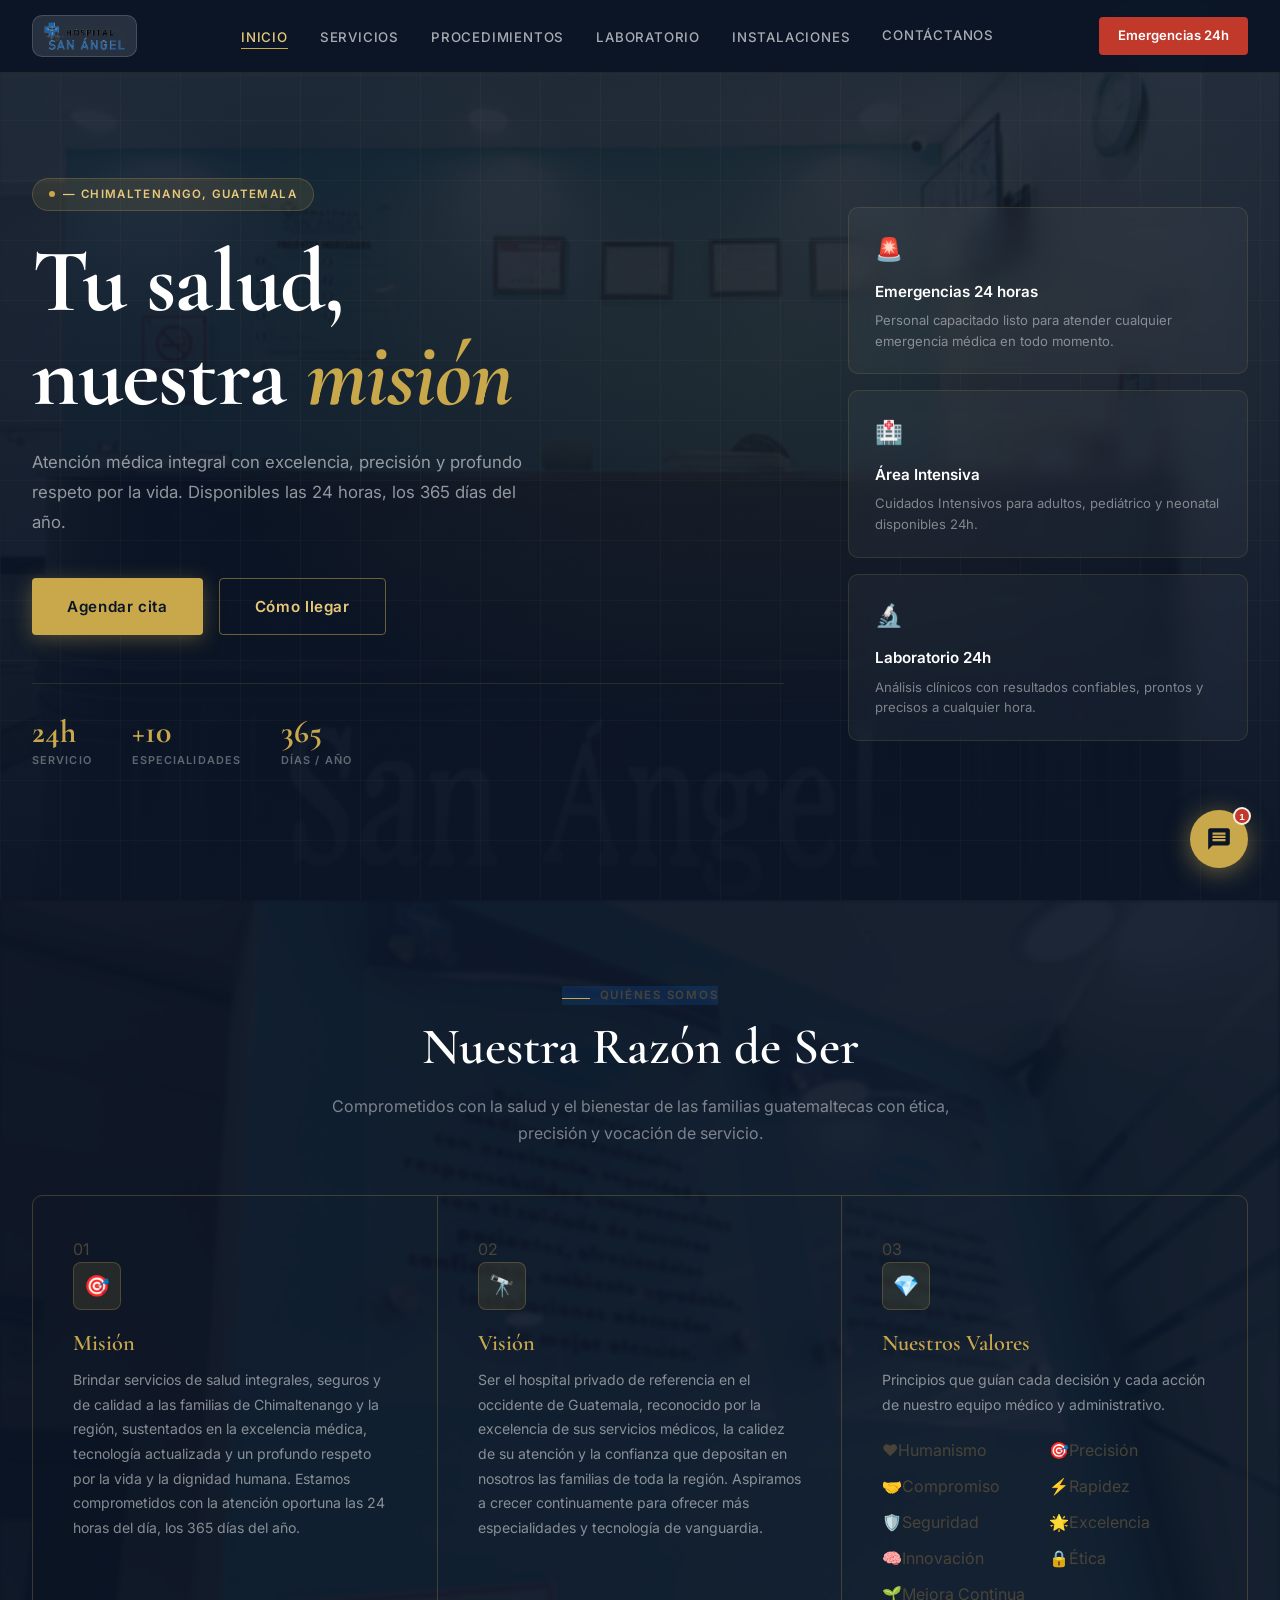
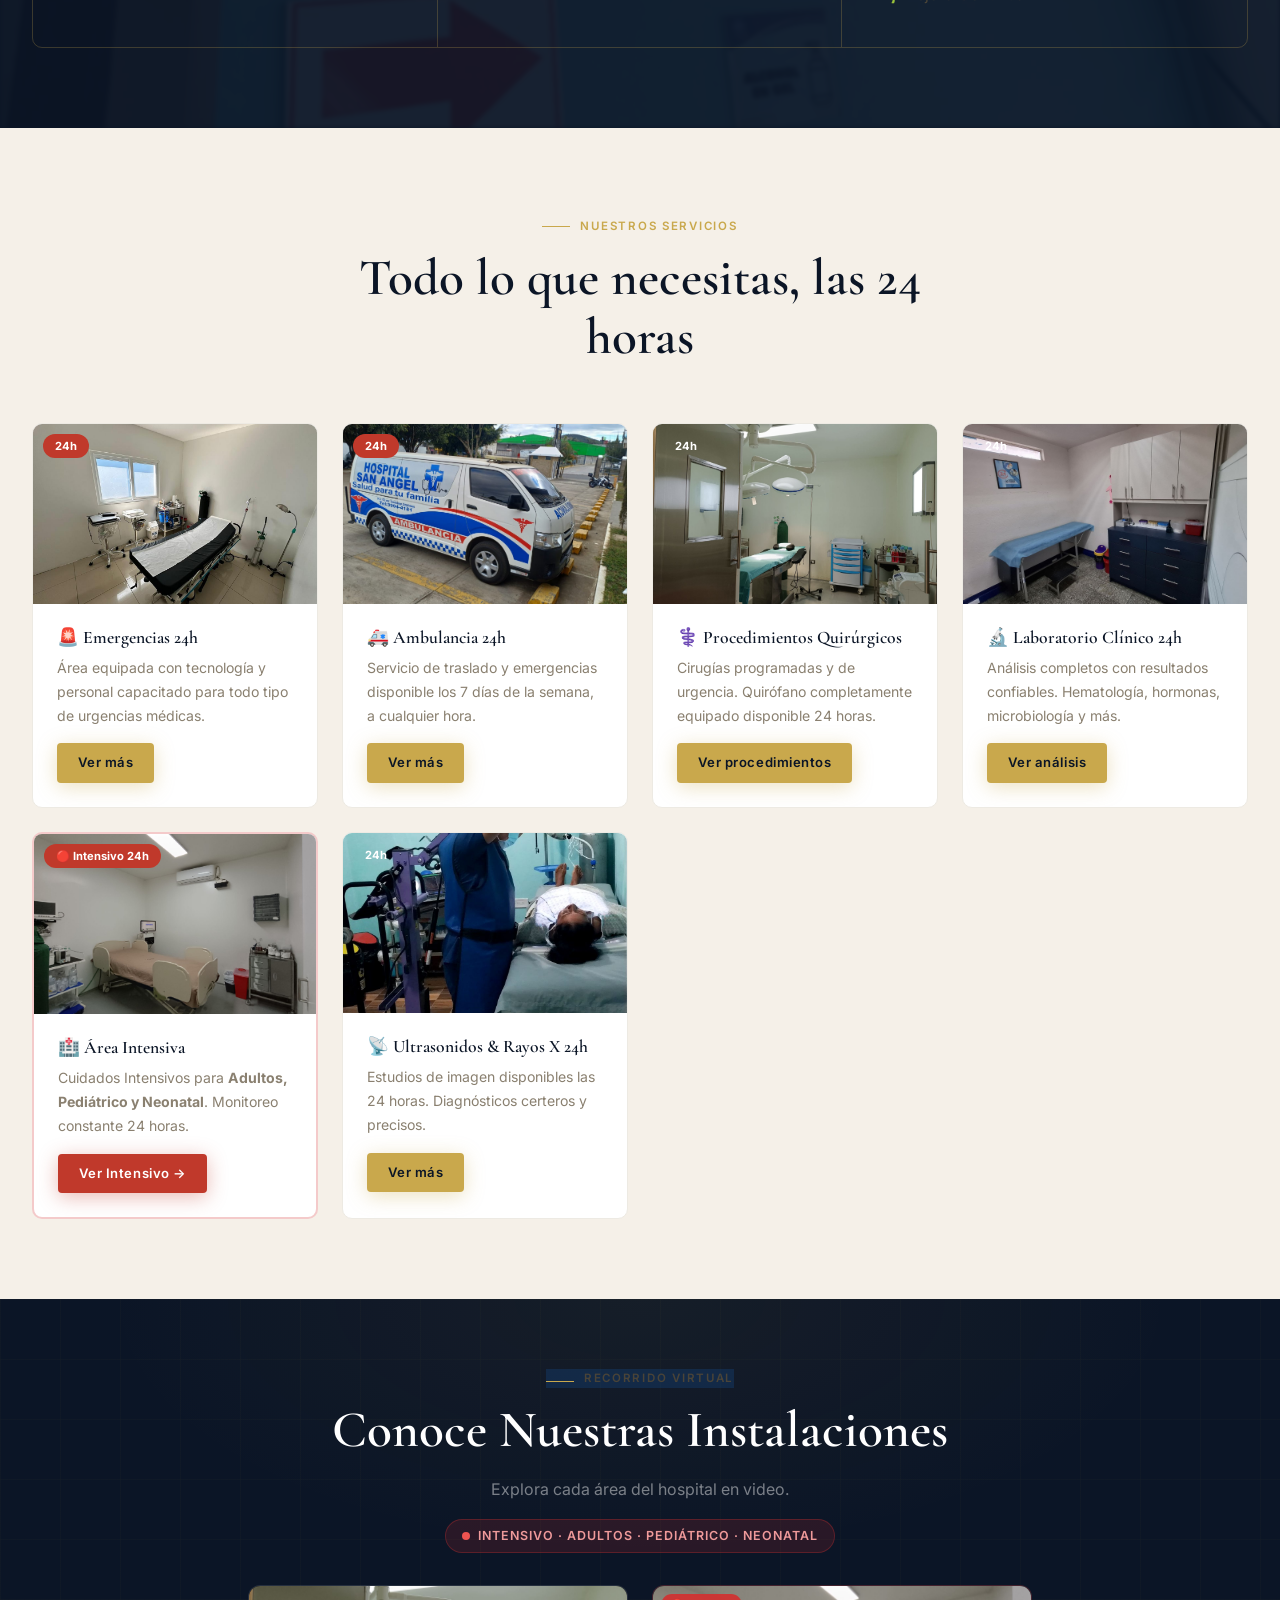
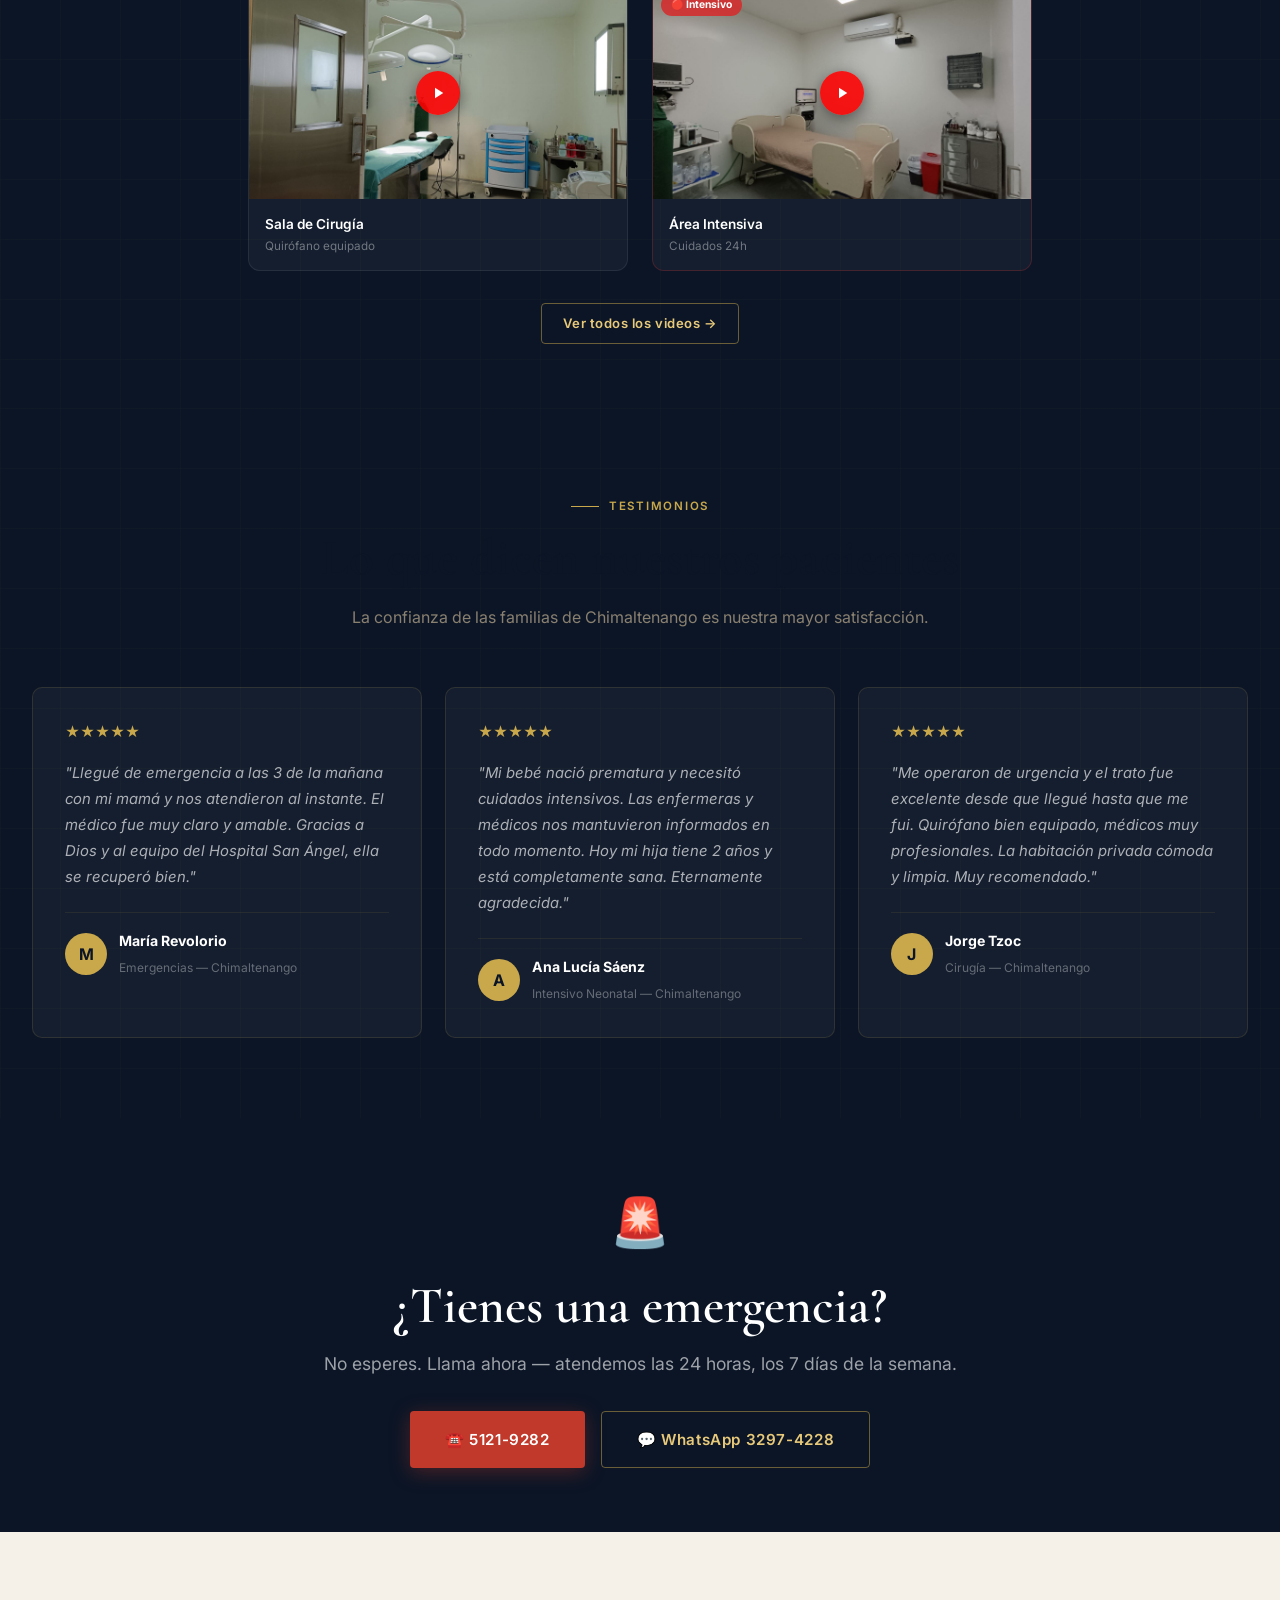
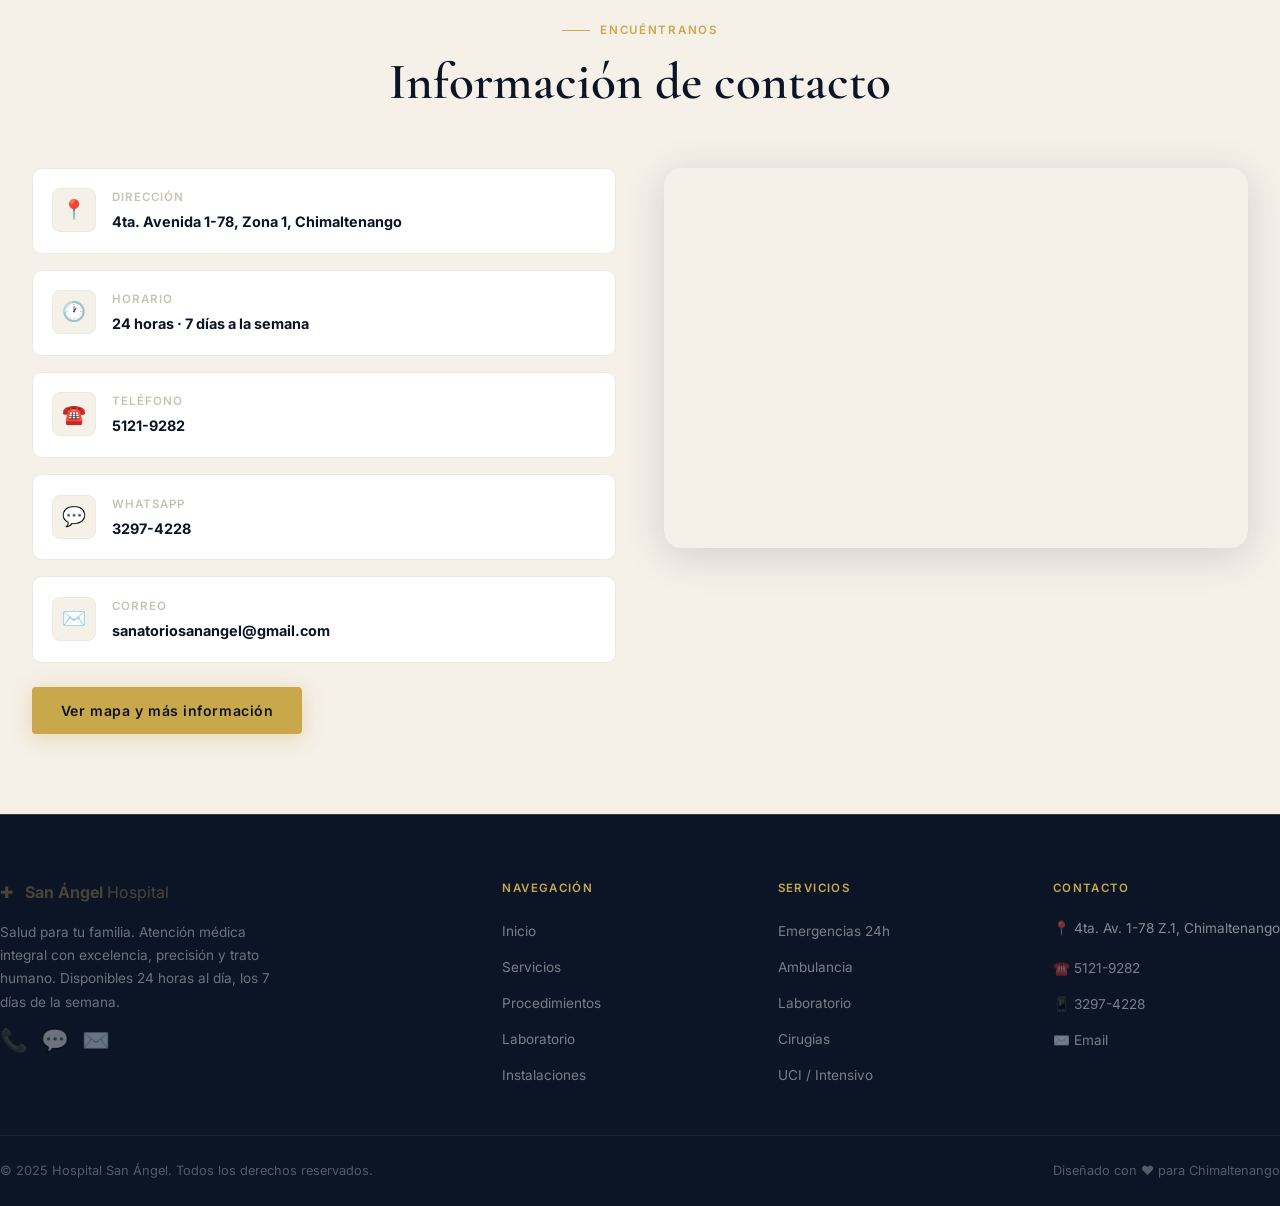
<file: index.html>
<!DOCTYPE html>
<html lang="es">
<head>
  <meta charset="UTF-8">
  <meta name="referrer" content="strict-origin-when-cross-origin">
  <meta name="viewport" content="width=device-width, initial-scale=1.0">
  <title>Hospital San Ángel – Salud para tu Familia | Chimaltenango 24hrs</title>
  <meta name="description" content="Hospital San Ángel en Chimaltenango. Atención médica 24 horas: emergencias, cirugías, laboratorio, rayos X, ultrasonidos, Intensivo Adultos, Pediátrico y Neonatal. Llama al 5121-9282.">
  <link rel="stylesheet" href="css/main.css">
</head>
<body>

<div id="header-root"></div>

<!-- ═══ HERO ═══ -->
<section class="hero" id="home">
  <!-- Foto real del hospital como fondo -->
  <div style="position:absolute;inset:0;z-index:0;overflow:hidden;">
    <img src="assets/fotos/recepcion2.jpg" alt="" 
         style="width:100%;height:100%;object-fit:cover;opacity:0.18;filter:blur(1px) saturate(0.6);">
  </div>
  <div class="hero-bg" style="z-index:1;"></div>
  <div class="hero-grid" style="z-index:1;"></div>
  <div class="hero-inner" style="position:relative;z-index:2;">
    <div class="hero-content">
      <div class="hero-badge fade-in">
        <span class="dot"></span>
        — Chimaltenango, Guatemala
      </div>
      <h1 class="hero-title fade-in fade-in-delay-1">
        Tu salud,<br>nuestra <em>misión</em>
      </h1>
      <p class="hero-desc fade-in fade-in-delay-2">
        Atención médica integral con excelencia, precisión y profundo respeto por la vida. Disponibles las 24 horas, los 365 días del año.
      </p>
      <div class="hero-actions fade-in fade-in-delay-3">
        <a href="tel:51219282" class="btn btn-primary btn-lg">Agendar cita</a>
        <a href="pages/contacto.html" class="btn btn-outline btn-lg">Cómo llegar</a>
      </div>
      <div class="hero-stats fade-in fade-in-delay-4">
        <div>
          <div class="hero-stat-num">24h</div>
          <div class="hero-stat-label">Servicio</div>
        </div>
        <div>
          <div class="hero-stat-num">+10</div>
          <div class="hero-stat-label">Especialidades</div>
        </div>
        <div>
          <div class="hero-stat-num">365</div>
          <div class="hero-stat-label">Días / Año</div>
        </div>
      </div>
    </div>
    <div class="hero-cards fade-in fade-in-delay-2">
      <div class="hero-card">
        <div class="hero-card-icon">🚨</div>
        <h4>Emergencias 24 horas</h4>
        <p>Personal capacitado listo para atender cualquier emergencia médica en todo momento.</p>
      </div>
      <div class="hero-card">
        <div class="hero-card-icon">🏥</div>
        <h4>Área Intensiva</h4>
        <p>Cuidados Intensivos para adultos, pediátrico y neonatal disponibles 24h.</p>
      </div>
      <div class="hero-card">
        <div class="hero-card-icon">🔬</div>
        <h4>Laboratorio 24h</h4>
        <p>Análisis clínicos con resultados confiables, prontos y precisos a cualquier hora.</p>
      </div>
    </div>
  </div>
</section>

<!-- ═══ MISIÓN VISIÓN VALORES ═══ -->
<section class="mvv-section" id="nosotros" style="position:relative;">
  <div style="position:absolute;inset:0;overflow:hidden;z-index:0;">
    <img src="assets/fotos/vision-mision.jpg" alt="" 
         style="width:100%;height:100%;object-fit:cover;opacity:0.07;filter:blur(2px);">
  </div>
  <div class="container" style="position:relative; z-index:1;">
    <div class="section-header" style="margin-bottom:3rem;">
      <span class="section-label fade-in" style="background:rgba(21,101,192,0.2); color:var(--blue-light); display:inline-block;">Quiénes Somos</span>
      <h2 class="section-title fade-in fade-in-delay-1" style="color:var(--white);">Nuestra Razón de Ser</h2>
      <p class="section-desc fade-in fade-in-delay-2" style="color:rgba(255,255,255,0.45);">Comprometidos con la salud y el bienestar de las familias guatemaltecas con ética, precisión y vocación de servicio.</p>
    </div>
    <div class="mvv-grid fade-in">
      <div class="mvv-card">
        <span class="mvv-number">01</span>
        <div class="mvv-icon">🎯</div>
        <h3>Misión</h3>
        <p>Brindar servicios de salud integrales, seguros y de calidad a las familias de Chimaltenango y la región, sustentados en la excelencia médica, tecnología actualizada y un profundo respeto por la vida y la dignidad humana. Estamos comprometidos con la atención oportuna las 24 horas del día, los 365 días del año.</p>
      </div>
      <div class="mvv-card">
        <span class="mvv-number">02</span>
        <div class="mvv-icon">🔭</div>
        <h3>Visión</h3>
        <p>Ser el hospital privado de referencia en el occidente de Guatemala, reconocido por la excelencia de sus servicios médicos, la calidez de su atención y la confianza que depositan en nosotros las familias de toda la región. Aspiramos a crecer continuamente para ofrecer más especialidades y tecnología de vanguardia.</p>
      </div>
      <div class="mvv-card">
        <span class="mvv-number">03</span>
        <div class="mvv-icon">💎</div>
        <h3>Nuestros Valores</h3>
        <p style="margin-bottom:1.2rem;">Principios que guían cada decisión y cada acción de nuestro equipo médico y administrativo.</p>
        <div class="valores-grid">
          <div class="valor-chip"><span class="v-icon">❤️</span><span>Humanismo</span></div>
          <div class="valor-chip"><span class="v-icon">🎯</span><span>Precisión</span></div>
          <div class="valor-chip"><span class="v-icon">🤝</span><span>Compromiso</span></div>
          <div class="valor-chip"><span class="v-icon">⚡</span><span>Rapidez</span></div>
          <div class="valor-chip"><span class="v-icon">🛡️</span><span>Seguridad</span></div>
          <div class="valor-chip"><span class="v-icon">🌟</span><span>Excelencia</span></div>
          <div class="valor-chip"><span class="v-icon">🧠</span><span>Innovación</span></div>
          <div class="valor-chip"><span class="v-icon">🔒</span><span>Ética</span></div>
          <div class="valor-chip"><span class="v-icon">🌱</span><span>Mejora Continua</span></div>
        </div>
      </div>
    </div>
  </div>
</section>

<!-- ═══ SERVICIOS ═══ -->
<section class="section">
  <div class="container">
    <div class="section-header">
      <span class="section-label fade-in">Nuestros Servicios</span>
      <h2 class="section-title fade-in fade-in-delay-1">Todo lo que necesitas, las 24 horas</h2>
    </div>
    <div class="cards-grid">

      <!-- EMERGENCIAS -->
      <div class="card fade-in" style="padding:0; overflow:hidden;">
        <div style="height:180px; overflow:hidden; position:relative;">
          <img src="assets/fotos/area-de-emergencias.jpg" alt="Emergencias"
               style="width:100%;height:100%;object-fit:cover;transition:transform 0.4s ease;"
               onmouseover="this.style.transform='scale(1.06)'" onmouseout="this.style.transform='scale(1)'">
          <div style="position:absolute;top:10px;left:10px;background:var(--red);color:white;border-radius:100px;padding:3px 12px;font-size:0.7rem;font-weight:700;">24h</div>
        </div>
        <div style="padding:1.5rem;">
          <h3 style="margin-bottom:0.5rem;">🚨 Emergencias 24h</h3>
          <p>Área equipada con tecnología y personal capacitado para todo tipo de urgencias médicas.</p>
          <a href="pages/servicios.html#emergencias" class="btn btn-primary btn-sm" style="margin-top:1rem;">Ver más</a>
        </div>
      </div>

      <!-- AMBULANCIA -->
      <div class="card fade-in fade-in-delay-1" style="padding:0; overflow:hidden;">
        <div style="height:180px; overflow:hidden; position:relative;">
          <img src="assets/fotos/ambulancia.jpg" alt="Ambulancia"
               style="width:100%;height:100%;object-fit:cover;transition:transform 0.4s ease;"
               onmouseover="this.style.transform='scale(1.06)'" onmouseout="this.style.transform='scale(1)'">
          <div style="position:absolute;top:10px;left:10px;background:var(--red);color:white;border-radius:100px;padding:3px 12px;font-size:0.7rem;font-weight:700;">24h</div>
        </div>
        <div style="padding:1.5rem;">
          <h3 style="margin-bottom:0.5rem;">🚑 Ambulancia 24h</h3>
          <p>Servicio de traslado y emergencias disponible los 7 días de la semana, a cualquier hora.</p>
          <a href="pages/servicios.html#ambulancia" class="btn btn-primary btn-sm" style="margin-top:1rem;">Ver más</a>
        </div>
      </div>

      <!-- CIRUGÍAS -->
      <div class="card fade-in fade-in-delay-2" style="padding:0; overflow:hidden;">
        <div style="height:180px; overflow:hidden; position:relative;">
          <img src="assets/fotos/cirugia-1.jpg" alt="Cirugías"
               style="width:100%;height:100%;object-fit:cover;transition:transform 0.4s ease;"
               onmouseover="this.style.transform='scale(1.06)'" onmouseout="this.style.transform='scale(1)'">
          <div style="position:absolute;top:10px;left:10px;background:var(--blue);color:white;border-radius:100px;padding:3px 12px;font-size:0.7rem;font-weight:700;">24h</div>
        </div>
        <div style="padding:1.5rem;">
          <h3 style="margin-bottom:0.5rem;">⚕️ Procedimientos Quirúrgicos</h3>
          <p>Cirugías programadas y de urgencia. Quirófano completamente equipado disponible 24 horas.</p>
          <a href="pages/procedimientos.html" class="btn btn-primary btn-sm" style="margin-top:1rem;">Ver procedimientos</a>
        </div>
      </div>

      <!-- LABORATORIO -->
      <div class="card fade-in fade-in-delay-3" style="padding:0; overflow:hidden;">
        <div style="height:180px; overflow:hidden; position:relative;">
          <img src="assets/fotos/laboratorio-1.jpg" alt="Laboratorio"
               style="width:100%;height:100%;object-fit:cover;transition:transform 0.4s ease;"
               onmouseover="this.style.transform='scale(1.06)'" onmouseout="this.style.transform='scale(1)'">
          <div style="position:absolute;top:10px;left:10px;background:var(--blue);color:white;border-radius:100px;padding:3px 12px;font-size:0.7rem;font-weight:700;">24h</div>
        </div>
        <div style="padding:1.5rem;">
          <h3 style="margin-bottom:0.5rem;">🔬 Laboratorio Clínico 24h</h3>
          <p>Análisis completos con resultados confiables. Hematología, hormonas, microbiología y más.</p>
          <a href="pages/laboratorio.html" class="btn btn-primary btn-sm" style="margin-top:1rem;">Ver análisis</a>
        </div>
      </div>

      <!-- UCI -->
      <div class="card fade-in" style="border: 2px solid rgba(211,47,47,0.25); padding:0; overflow:hidden; position:relative;">
        <div style="height:180px; overflow:hidden; position:relative;">
          <img src="assets/fotos/intensivo-1.jpg" alt="Intensivo"
               style="width:100%;height:100%;object-fit:cover;transition:transform 0.4s ease;"
               onmouseover="this.style.transform='scale(1.06)'" onmouseout="this.style.transform='scale(1)'">
          <div style="position:absolute;top:10px;left:10px;background:var(--red);color:white;border-radius:100px;padding:3px 12px;font-size:0.7rem;font-weight:700;">🔴 Intensivo 24h</div>
        </div>
        <div style="padding:1.5rem;">
          <h3 style="margin-bottom:0.5rem;">🏥 Área Intensiva</h3>
          <p>Cuidados Intensivos para <strong>Adultos, Pediátrico y Neonatal</strong>. Monitoreo constante 24 horas.</p>
          <a href="pages/servicios.html#uci" class="btn btn-red btn-sm" style="margin-top:1rem;">Ver Intensivo →</a>
        </div>
      </div>

      <!-- RAYOS X / ULTRASONIDO -->
      <div class="card fade-in fade-in-delay-1" style="padding:0; overflow:hidden;">
        <div style="height:180px; overflow:hidden; position:relative;">
          <img src="assets/fotos/equipo-rx-movil.jpg" alt="Rayos X y Ultrasonidos"
               style="width:100%;height:100%;object-fit:cover;transition:transform 0.4s ease;"
               onmouseover="this.style.transform='scale(1.06)'" onmouseout="this.style.transform='scale(1)'">
          <div style="position:absolute;top:10px;left:10px;background:var(--blue);color:white;border-radius:100px;padding:3px 12px;font-size:0.7rem;font-weight:700;">24h</div>
        </div>
        <div style="padding:1.5rem;">
          <h3 style="margin-bottom:0.5rem;">📡 Ultrasonidos & Rayos X 24h</h3>
          <p>Estudios de imagen disponibles las 24 horas. Diagnósticos certeros y precisos.</p>
          <a href="pages/laboratorio.html" class="btn btn-primary btn-sm" style="margin-top:1rem;">Ver más</a>
        </div>
      </div>

    </div>
  </div>
</section>

<!-- ═══ RECORRIDO VIRTUAL ═══ -->
<section class="video-section" id="recorrido" style="padding: clamp(2.5rem, 5vw, 5rem) 0;">
  <div class="container">
    <div class="section-header" style="position:relative;z-index:1;margin-bottom:2rem;">
      <span class="section-label fade-in" style="background:rgba(21,101,192,0.2);color:var(--blue-light);display:inline-block;">Recorrido Virtual</span>
      <h2 class="section-title fade-in fade-in-delay-1" style="color:var(--white);">Conoce Nuestras Instalaciones</h2>
      <p class="section-desc fade-in fade-in-delay-2" style="color:rgba(255,255,255,0.45);">Explora cada área del hospital en video.</p>
      <div style="margin-top:1rem;" class="fade-in fade-in-delay-3">
        <div style="display:inline-flex;align-items:center;gap:8px;background:rgba(211,47,47,0.15);border:1px solid rgba(211,47,47,0.3);border-radius:100px;padding:6px 16px;">
          <span style="width:8px;height:8px;background:#EF5350;border-radius:50%;animation:pulse-red 1.5s infinite;display:block;flex-shrink:0;"></span>
          <span style="color:#EF9A9A;font-size:0.78rem;font-weight:600;letter-spacing:0.08em;text-transform:uppercase;">INTENSIVO · ADULTOS · PEDIÁTRICO · NEONATAL</span>
        </div>
      </div>
    </div>

    <!-- 2 VIDEO THUMBNAILS CENTERED -->
    <div style="display:grid;grid-template-columns:repeat(2,minmax(0,380px));gap:1.5rem;justify-content:center;position:relative;z-index:1;max-width:820px;margin:0 auto;" class="fade-in">

      <a href="pages/recorrido.html" style="text-decoration:none;">
        <div style="border-radius:12px;overflow:hidden;background:rgba(255,255,255,0.04);border:1px solid rgba(255,255,255,0.08);transition:transform 0.3s,border-color 0.3s,box-shadow 0.3s;" onmouseover="this.style.transform='translateY(-4px)';this.style.borderColor='rgba(21,101,192,0.5)';this.style.boxShadow='0 12px 32px rgba(0,0,0,0.4)'" onmouseout="this.style.transform='';this.style.borderColor='rgba(255,255,255,0.08)';this.style.boxShadow=''">
          <div style="position:relative;padding-bottom:56.25%;overflow:hidden;background:#111;">
            <img src="assets/fotos/cirugia-1.jpg" alt="Cirugía" loading="lazy" style="position:absolute;inset:0;width:100%;height:100%;object-fit:cover;transition:transform 0.4s;" onmouseover="this.style.transform='scale(1.06)'" onmouseout="this.style.transform=''">
            <div style="position:absolute;inset:0;display:flex;align-items:center;justify-content:center;">
              <div style="width:44px;height:44px;border-radius:50%;background:rgba(255,0,0,0.88);display:flex;align-items:center;justify-content:center;box-shadow:0 4px 16px rgba(0,0,0,0.5);">
                <svg width="18" height="18" viewBox="0 0 24 24" fill="white"><path d="M8 5v14l11-7z"/></svg>
              </div>
            </div>
          </div>
          <div style="padding:0.85rem 1rem;">
            <div style="color:white;font-size:0.85rem;font-weight:600;margin-bottom:2px;">Sala de Cirugía</div>
            <div style="color:rgba(255,255,255,0.4);font-size:0.73rem;">Quirófano equipado</div>
          </div>
        </div>
      </a>

      <a href="pages/recorrido.html" style="text-decoration:none;">
        <div style="border-radius:12px;overflow:hidden;background:rgba(255,255,255,0.04);border:1px solid rgba(211,47,47,0.25);transition:transform 0.3s,border-color 0.3s,box-shadow 0.3s;" onmouseover="this.style.transform='translateY(-4px)';this.style.borderColor='rgba(211,47,47,0.6)';this.style.boxShadow='0 12px 32px rgba(0,0,0,0.4)'" onmouseout="this.style.transform='';this.style.borderColor='rgba(211,47,47,0.25)';this.style.boxShadow=''">
          <div style="position:relative;padding-bottom:56.25%;overflow:hidden;background:#111;">
            <img src="assets/fotos/intensivo-1.jpg" alt="Intensivo" loading="lazy" style="position:absolute;inset:0;width:100%;height:100%;object-fit:cover;transition:transform 0.4s;" onmouseover="this.style.transform='scale(1.06)'" onmouseout="this.style.transform=''">
            <div style="position:absolute;inset:0;display:flex;align-items:center;justify-content:center;">
              <div style="width:44px;height:44px;border-radius:50%;background:rgba(255,0,0,0.88);display:flex;align-items:center;justify-content:center;box-shadow:0 4px 16px rgba(0,0,0,0.5);">
                <svg width="18" height="18" viewBox="0 0 24 24" fill="white"><path d="M8 5v14l11-7z"/></svg>
              </div>
            </div>
            <div style="position:absolute;top:8px;left:8px;background:rgba(211,47,47,0.9);color:white;border-radius:100px;padding:2px 10px;font-size:0.65rem;font-weight:700;">🔴 Intensivo</div>
          </div>
          <div style="padding:0.85rem 1rem;">
            <div style="color:white;font-size:0.85rem;font-weight:600;margin-bottom:2px;">Área Intensiva</div>
            <div style="color:rgba(255,255,255,0.4);font-size:0.73rem;">Cuidados 24h</div>
          </div>
        </div>
      </a>

    </div>

    <div style="text-align:center;margin-top:2rem;" class="fade-in">
      <a href="pages/recorrido.html" class="btn btn-outline btn-sm">Ver todos los videos →</a>
    </div>
  </div>
</section>

<!-- ═══ TESTIMONIOS ═══ -->
<section class="testimonios-section" id="testimonios">
  <div class="container">
    <div class="section-header">
      <span class="section-label fade-in">Testimonios</span>
      <h2 class="section-title fade-in fade-in-delay-1">Lo que dicen nuestros pacientes</h2>
      <p class="section-desc fade-in fade-in-delay-2">La confianza de las familias de Chimaltenango es nuestra mayor satisfacción.</p>
    </div>

    <div style="display:grid;grid-template-columns:repeat(3,1fr);gap:1.4rem;" class="fade-in" id="testimoniosGrid">

      <!-- 1 -->
      <div class="testimonio-card">
        <div class="testimonio-stars">★★★★★</div>
        <p class="testimonio-text">"Llegué de emergencia a las 3 de la mañana con mi mamá y nos atendieron al instante. El médico fue muy claro y amable. Gracias a Dios y al equipo del Hospital San Ángel, ella se recuperó bien."</p>
        <div class="testimonio-author">
          <div class="author-avatar" style="background:var(--gold);">M</div>
          <div class="author-info">
            <strong>María Revolorio</strong>
            <span>Emergencias — Chimaltenango</span>
          </div>
        </div>
      </div>

      <!-- 2 -->
      <div class="testimonio-card">
        <div class="testimonio-stars">★★★★★</div>
        <p class="testimonio-text">"Mi bebé nació prematura y necesitó cuidados intensivos. Las enfermeras y médicos nos mantuvieron informados en todo momento. Hoy mi hija tiene 2 años y está completamente sana. Eternamente agradecida."</p>
        <div class="testimonio-author">
          <div class="author-avatar" style="background:var(--gold);">A</div>
          <div class="author-info">
            <strong>Ana Lucía Sáenz</strong>
            <span>Intensivo Neonatal — Chimaltenango</span>
          </div>
        </div>
      </div>

      <!-- 3 -->
      <div class="testimonio-card">
        <div class="testimonio-stars">★★★★★</div>
        <p class="testimonio-text">"Me operaron de urgencia y el trato fue excelente desde que llegué hasta que me fui. Quirófano bien equipado, médicos muy profesionales. La habitación privada cómoda y limpia. Muy recomendado."</p>
        <div class="testimonio-author">
          <div class="author-avatar" style="background:var(--gold);">J</div>
          <div class="author-info">
            <strong>Jorge Tzoc</strong>
            <span>Cirugía — Chimaltenango</span>
          </div>
        </div>
      </div>

    </div>
  </div>
</section>
<!-- ═══ CTA ═══ -->
<section style="background: var(--navy); padding: 4rem 0;">
  <div class="container" style="text-align:center;">
    <div class="fade-in">
      <div style="font-size: 3rem; margin-bottom: 1rem;">🚨</div>
      <h2 style="color:white; margin-bottom:0.8rem;">¿Tienes una emergencia?</h2>
      <p style="color:rgba(255,255,255,0.6); margin-bottom:2rem; font-size:1.1rem;">No esperes. Llama ahora — atendemos las 24 horas, los 7 días de la semana.</p>
      <div style="display:flex; gap:1rem; justify-content:center; flex-wrap:wrap;">
        <a href="tel:51219282" class="btn btn-red btn-lg">☎️ 5121-9282</a>
        <a href="https://wa.me/50232974228" target="_blank" class="btn btn-outline btn-lg">💬 WhatsApp 3297-4228</a>
      </div>
    </div>
  </div>
</section>

<!-- ═══ CONTACTO ═══ -->
<section class="section">
  <div class="container">
    <div class="section-header">
      <span class="section-label fade-in">Encuéntranos</span>
      <h2 class="section-title fade-in fade-in-delay-1">Información de contacto</h2>
    </div>
    <div class="contact-grid fade-in">
      <div>
        <div class="contact-item">
          <div class="contact-icon">📍</div>
          <div class="contact-info"><label>Dirección</label><strong>4ta. Avenida 1-78, Zona 1, Chimaltenango</strong></div>
        </div>
        <div class="contact-item">
          <div class="contact-icon">🕐</div>
          <div class="contact-info"><label>Horario</label><strong>24 horas · 7 días a la semana</strong></div>
        </div>
        <div class="contact-item">
          <div class="contact-icon">☎️</div>
          <div class="contact-info"><label>Teléfono</label><strong><a href="tel:51219282" style="color:var(--blue);">5121-9282</a></strong></div>
        </div>
        <div class="contact-item">
          <div class="contact-icon">💬</div>
          <div class="contact-info"><label>WhatsApp</label><strong><a href="https://wa.me/50232974228" style="color:var(--blue);">3297-4228</a></strong></div>
        </div>
        <div class="contact-item">
          <div class="contact-icon">✉️</div>
          <div class="contact-info"><label>Correo</label><strong><a href="mailto:sanatoriosanangel@gmail.com" style="color:var(--blue);">sanatoriosanangel@gmail.com</a></strong></div>
        </div>
        <div style="margin-top:1.5rem;">
          <a href="pages/contacto.html" class="btn btn-primary">Ver mapa y más información</a>
        </div>
      </div>
      <div class="fade-in fade-in-delay-1">
        <div style="border-radius:var(--radius-lg); overflow:hidden; box-shadow:var(--shadow-md);">
          <iframe
            src="https://maps.google.com/maps?q=Hospital+San+Angel+4ta+Avenida+Zona+1+Chimaltenango&output=embed&z=15"
            width="100%" height="380" style="border:0; display:block;"
            allowfullscreen="" loading="lazy"
            referrerpolicy="strict-origin-when-cross-origin"
            title="Mapa Hospital San Ángel">
          </iframe>
        </div>
      </div>
    </div>
  </div>
</section>

<div id="footer-root"></div>
<div id="chatbot-root"></div>

<script src="js/components.js"></script>
<script src="js/main.js"></script>
<script>
  document.getElementById('header-root').innerHTML = renderHeaderHome('home');
  document.getElementById('footer-root').innerHTML = renderFooter(false);
  document.getElementById('chatbot-root').innerHTML = renderChatbot();

  // ─── VIDEO DATA ───
  const VIDEOS = [
    { id:'x-g8DHKuoIQ', title:'Sala de Cirugía', desc:'Quirófano equipado', icon:'⚕️', isShort:false, uci:false },
    { id:'V4IQIAW1RAo', title:'Cuartos, Pasillos y Elevador', desc:'Recorrido interior', icon:'🛗', isShort:true, uci:false },
    { id:'tFEO3rXBIng', title:'Baños', desc:'Higiene y confort', icon:'🚿', isShort:true, uci:false },
    { id:'5hyaWnWbstU', title:'Área Intensiva', desc:'Cuidados críticos 24h', icon:'🏥', isShort:true, uci:true },
    { id:'1SQeuFLvvTU', title:'Enfermería y Elevador', desc:'Estación de enfermeros', icon:'👩‍⚕️', isShort:true, uci:false },
    { id:'14rX8thb6tw', title:'Habitación Privada', desc:'Confort y privacidad', icon:'🛏️', isShort:true, uci:false },
    { id:'GRaelYVuV08', title:'Incubadoras — Intensivo Neonatal', desc:'Cuidado neonatal especializado', icon:'👶', isShort:true, uci:true }
  ];

  function selectVideo(index) {
    const v = VIDEOS[index];
    const url = `https://www.youtube.com/embed/${v.id}?rel=0&modestbranding=1`;
    const frame = document.getElementById('mainVideoFrame');
    frame.setAttribute('referrerpolicy', 'strict-origin-when-cross-origin');
    frame.src = url;
    document.getElementById('nowPlayingTitle').textContent = v.title;
    document.getElementById('nowPlayingDesc').textContent = v.desc;
    document.querySelectorAll('.video-item').forEach((el,i) => el.classList.toggle('active', i === index));
  }

  (function buildPlaylist() {
    const list = document.getElementById('videoList');
    if (!list) return;
    list.innerHTML = VIDEOS.map((v,i) => `
      <div class="video-item ${i===0?'active':''}" onclick="selectVideo(${i})">
        <div class="video-thumb">
          <img src="https://img.youtube.com/vi/${v.id}/mqdefault.jpg" alt="${v.title}"
               onerror="this.style.display='none';this.nextElementSibling.style.display='flex';" loading="lazy">
          <div class="video-thumb-placeholder" style="display:none;">${v.icon}</div>
          <div class="video-play-icon">
            <svg viewBox="0 0 24 24"><path d="M8 5v14l11-7z"/></svg>
          </div>
        </div>
        <div class="video-info">
          <strong>${v.title}</strong>
          <span>${v.desc}</span>
          ${v.uci ? '<div style="display:inline-flex;align-items:center;gap:4px;background:rgba(211,47,47,0.15);border:1px solid rgba(211,47,47,0.3);border-radius:100px;padding:2px 8px;margin-top:4px;"><span style="font-size:0.65rem;color:#EF9A9A;font-weight:600;letter-spacing:0.06em;text-transform:uppercase;">🔴 Intensivo</span></div>' : ''}
        </div>
        <span class="video-num">${String(i+1).padStart(2,'0')}</span>
      </div>
    `).join('');
  })();

  // ─── TESTIMONIOS CAROUSEL ───
  (function initTestimonios() {
    const track = document.getElementById('testimoniosTrack');
    const dotsEl = document.getElementById('tDots');
    if (!track || !dotsEl) return;

    const cards = track.querySelectorAll('.testimonio-card');
    const total = cards.length;
    let current = 0;

    function getPerView() {
      return window.innerWidth >= 1024 ? 3 : window.innerWidth >= 640 ? 2 : 1;
    }

    let perView = getPerView();
    let maxSlides = Math.ceil(total / perView);

    function buildDots() {
      dotsEl.innerHTML = '';
      for (let i = 0; i < maxSlides; i++) {
        const dot = document.createElement('button');
        dot.className = 't-dot' + (i === 0 ? ' active' : '');
        dot.setAttribute('aria-label', 'Ir al grupo ' + (i+1));
        dot.addEventListener('click', () => goTo(i));
        dotsEl.appendChild(dot);
      }
    }

    function goTo(index) {
      current = Math.max(0, Math.min(index, maxSlides - 1));
      const cardWidth = (cards[0].offsetWidth || 340) + 24;
      track.style.transform = `translateX(-${current * cardWidth * perView}px)`;
      dotsEl.querySelectorAll('.t-dot').forEach((d,i) => d.classList.toggle('active', i === current));
    }

    buildDots();

    document.getElementById('tPrev').addEventListener('click', () => goTo(current <= 0 ? maxSlides - 1 : current - 1));
    document.getElementById('tNext').addEventListener('click', () => goTo(current >= maxSlides - 1 ? 0 : current + 1));

    let autoplay = setInterval(() => goTo(current >= maxSlides - 1 ? 0 : current + 1), 5000);

    track.addEventListener('mouseenter', () => clearInterval(autoplay));
    track.addEventListener('mouseleave', () => { autoplay = setInterval(() => goTo(current >= maxSlides - 1 ? 0 : current + 1), 5000); });

    window.addEventListener('resize', () => {
      perView = getPerView();
      maxSlides = Math.ceil(total / perView);
      buildDots();
      goTo(0);
    });
  })();
</script>
</body>
</html>
</file>
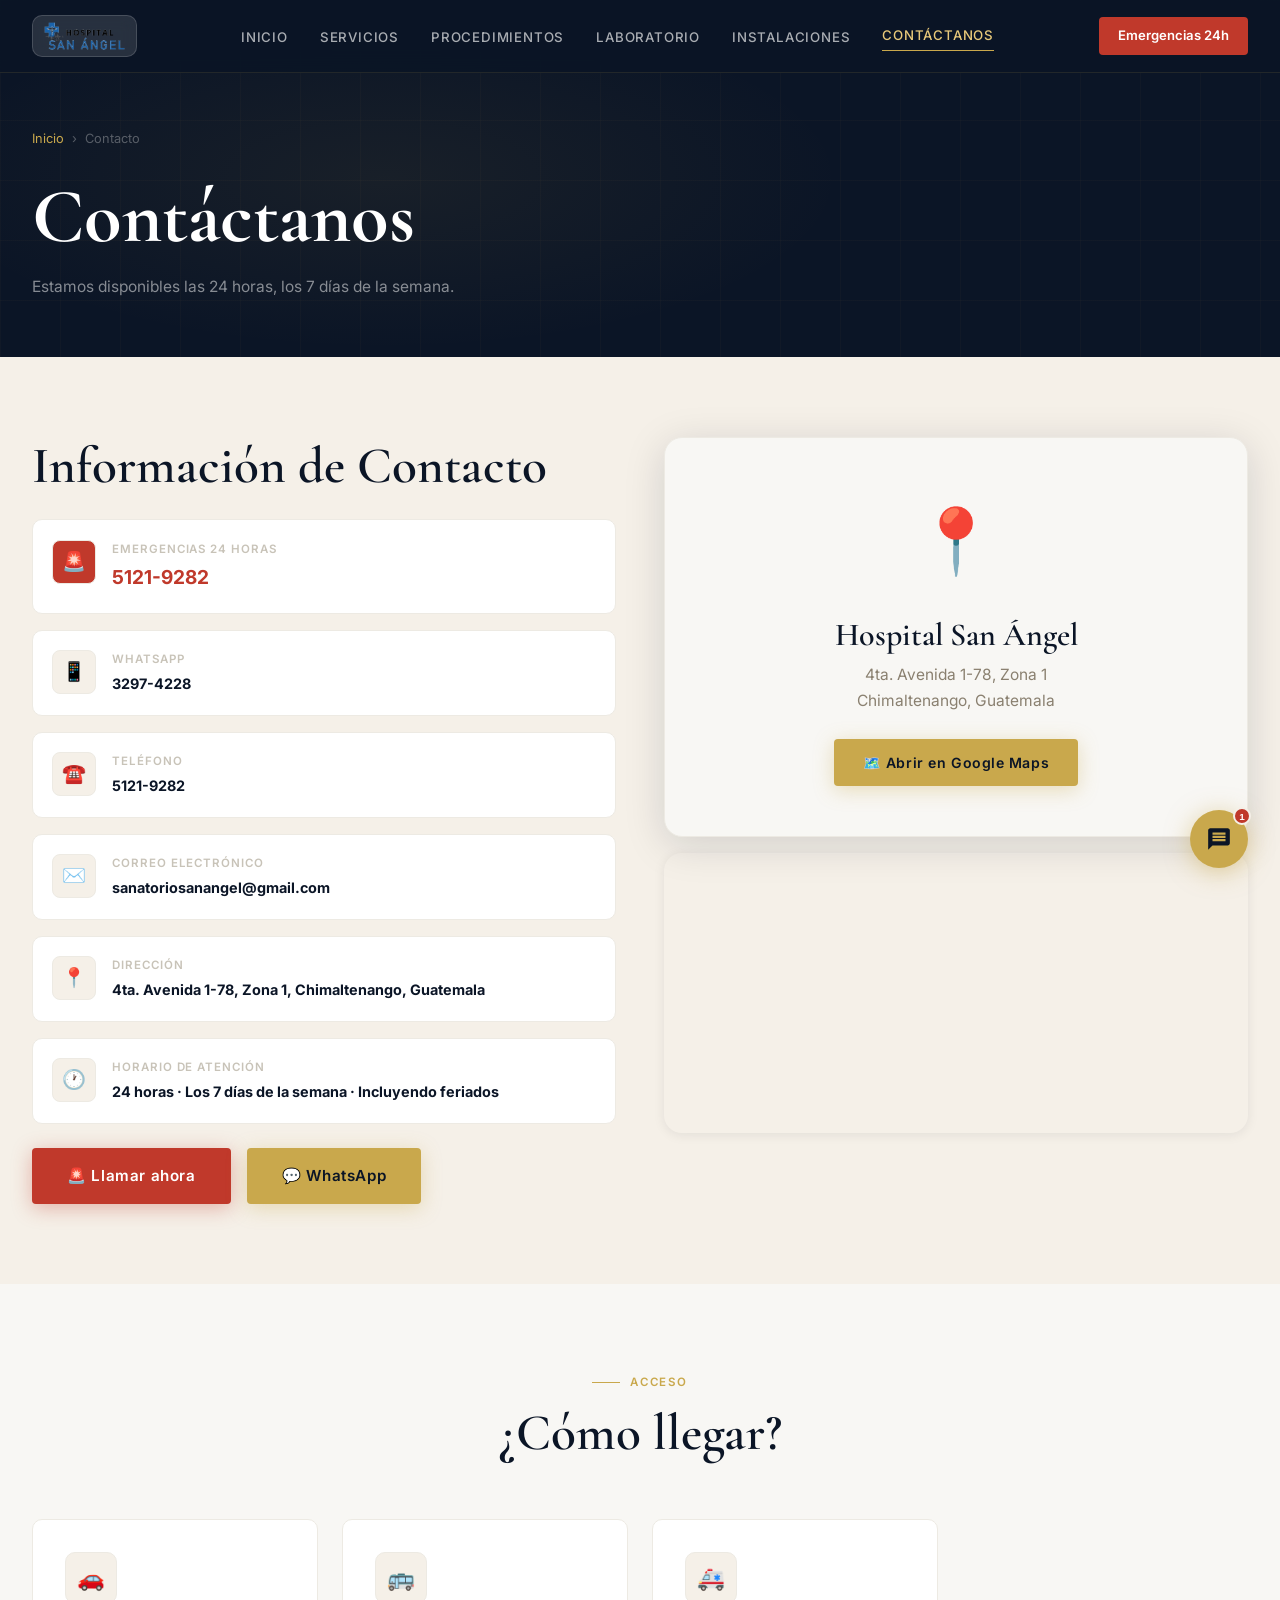
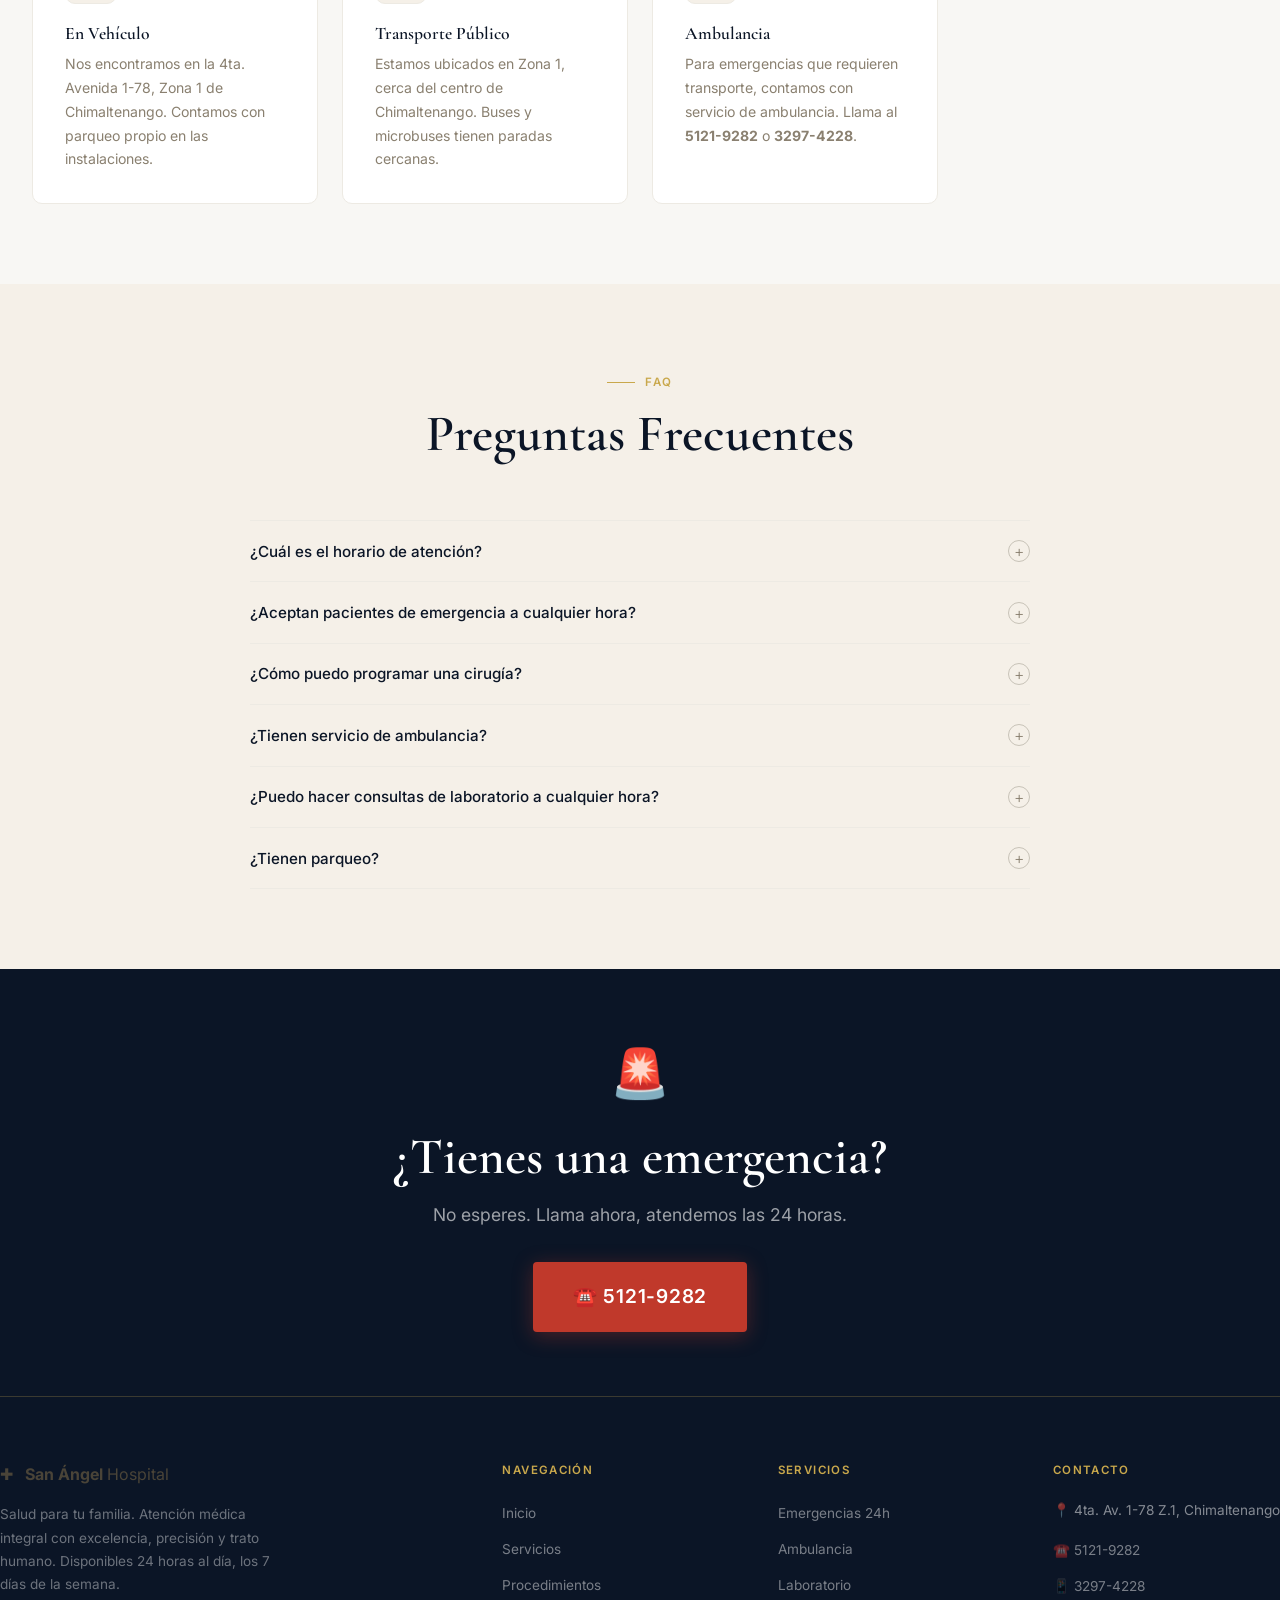
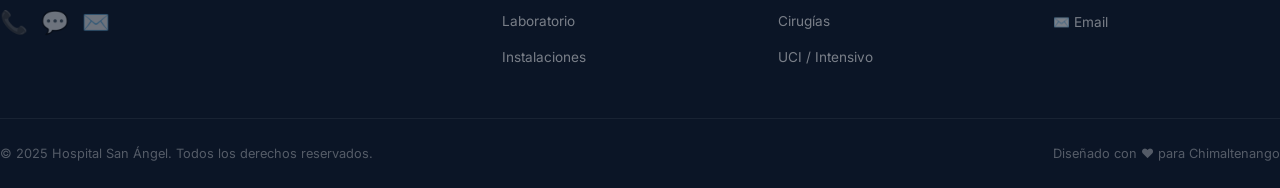
<file: pages/contacto.html>
<!DOCTYPE html>
<html lang="es">
<head>
  <meta charset="UTF-8">
  <meta name="viewport" content="width=device-width, initial-scale=1.0">
  <title>Contacto y Ubicación – Hospital San Ángel Chimaltenango</title>
  <meta name="description" content="Contáctanos: 5121-9282 | 3297-4228. 4ta. Avenida 1-78, Zona 1, Chimaltenango. Atención 24 horas. Hospital San Ángel.">
  <link rel="stylesheet" href="../css/main.css">
</head>
<body>

<div id="header-root"></div>

<!-- PAGE HERO -->
<section class="page-hero">
  <div class="container">
    <div class="breadcrumb">
      <a href="../index.html">Inicio</a>
      <span>›</span>
      <span>Contacto</span>
    </div>
    <h1 class="fade-in">Contáctanos</h1>
    <p class="fade-in fade-in-delay-1">Estamos disponibles las 24 horas, los 7 días de la semana.</p>
  </div>
</section>

<!-- CONTACTO PRINCIPAL -->
<section class="section">
  <div class="container">
    <div class="contact-grid fade-in">
      <div>
        <h2 style="margin-bottom:1.5rem;">Información de Contacto</h2>

        <div class="contact-item">
          <div class="contact-icon" style="background:var(--red);">🚨</div>
          <div class="contact-info">
            <label>Emergencias 24 horas</label>
            <strong><a href="tel:51219282" style="color:var(--red); font-size:1.2rem;">5121-9282</a></strong>
          </div>
        </div>

        <div class="contact-item">
          <div class="contact-icon">📱</div>
          <div class="contact-info">
            <label>WhatsApp</label>
            <strong><a href="https://wa.me/50232974228" target="_blank" style="color:var(--blue);">3297-4228</a></strong>
          </div>
        </div>

        <div class="contact-item">
          <div class="contact-icon">☎️</div>
          <div class="contact-info">
            <label>Teléfono</label>
            <strong><a href="tel:51219282" style="color:var(--blue);">5121-9282</a></strong>
          </div>
        </div>

        <div class="contact-item">
          <div class="contact-icon">✉️</div>
          <div class="contact-info">
            <label>Correo Electrónico</label>
            <strong><a href="mailto:sanatoriosanangel@gmail.com" style="color:var(--blue);">sanatoriosanangel@gmail.com</a></strong>
          </div>
        </div>

        <div class="contact-item">
          <div class="contact-icon">📍</div>
          <div class="contact-info">
            <label>Dirección</label>
            <strong>4ta. Avenida 1-78, Zona 1, Chimaltenango, Guatemala</strong>
          </div>
        </div>

        <div class="contact-item">
          <div class="contact-icon">🕐</div>
          <div class="contact-info">
            <label>Horario de Atención</label>
            <strong>24 horas · Los 7 días de la semana · Incluyendo feriados</strong>
          </div>
        </div>

        <div style="display:flex; gap:1rem; flex-wrap:wrap; margin-top:1.5rem;">
          <a href="tel:51219282" class="btn btn-red btn-lg">🚨 Llamar ahora</a>
          <a href="https://wa.me/50232974228" target="_blank" class="btn btn-primary btn-lg">💬 WhatsApp</a>
        </div>
      </div>

      <!-- MAPA -->
      <div class="fade-in fade-in-delay-1">
        <div style="border-radius:var(--radius-lg); overflow:hidden; box-shadow:var(--shadow-md); height:400px; background:var(--gray-100); display:flex; flex-direction:column; align-items:center; justify-content:center; gap:1.5rem; border: 1px solid var(--gray-200);">
          <div style="font-size:4rem;">📍</div>
          <div style="text-align:center;">
            <h3 style="margin-bottom:0.5rem;">Hospital San Ángel</h3>
            <p style="color:var(--gray-500);">4ta. Avenida 1-78, Zona 1<br>Chimaltenango, Guatemala</p>
          </div>
          <a href="https://maps.google.com/?q=Hospital+San+Angel+Chimaltenango+Guatemala" 
             target="_blank" class="btn btn-primary">
            🗺️ Abrir en Google Maps
          </a>
        </div>
        <!-- EMBED MAP (funciona cuando el sitio está alojado) -->
        <div style="margin-top:1rem; border-radius:var(--radius-lg); overflow:hidden; box-shadow:var(--shadow-sm);">
          <iframe 
            src="https://maps.google.com/maps?q=Hospital+San+Angel+4ta+Avenida+Zona+1+Chimaltenango&output=embed&z=15"
            width="100%" height="280" style="border:0; display:block;" 
            allowfullscreen="" loading="lazy"
            referrerpolicy="strict-origin-when-cross-origin"
            title="Mapa Hospital San Ángel">
          </iframe>
        </div>
      </div>
    </div>
  </div>
</section>

<!-- CÓMO LLEGAR -->
<section class="section section-alt">
  <div class="container">
    <div class="section-header">
      <span class="section-label">Acceso</span>
      <h2 class="section-title">¿Cómo llegar?</h2>
    </div>
    <div class="cards-grid fade-in">
      <div class="card">
        <div class="card-icon">🚗</div>
        <h3>En Vehículo</h3>
        <p>Nos encontramos en la 4ta. Avenida 1-78, Zona 1 de Chimaltenango. Contamos con parqueo propio en las instalaciones.</p>
      </div>
      <div class="card fade-in-delay-1">
        <div class="card-icon">🚌</div>
        <h3>Transporte Público</h3>
        <p>Estamos ubicados en Zona 1, cerca del centro de Chimaltenango. Buses y microbuses tienen paradas cercanas.</p>
      </div>
      <div class="card fade-in-delay-2">
        <div class="card-icon">🚑</div>
        <h3>Ambulancia</h3>
        <p>Para emergencias que requieren transporte, contamos con servicio de ambulancia. Llama al <strong>5121-9282</strong> o <strong>3297-4228</strong>.</p>
      </div>
    </div>
  </div>
</section>

<!-- PREGUNTAS FRECUENTES -->
<section class="section">
  <div class="container">
    <div class="section-header">
      <span class="section-label">FAQ</span>
      <h2 class="section-title">Preguntas Frecuentes</h2>
    </div>
    <div style="max-width:800px; margin:0 auto;" class="fade-in">
      <div class="accordion">
        <div class="accordion-item">
          <button class="accordion-btn" aria-expanded="false"><span>¿Cuál es el horario de atención?</span><span class="accordion-icon">+</span></button>
          <div class="accordion-body">
            <p>El Hospital San Ángel ofrece atención <strong>24 horas al día, los 7 días de la semana</strong>, incluyendo días feriados y fines de semana. Todos nuestros servicios están disponibles en cualquier momento.</p>
          </div>
        </div>
        <div class="accordion-item">
          <button class="accordion-btn" aria-expanded="false"><span>¿Aceptan pacientes de emergencia a cualquier hora?</span><span class="accordion-icon">+</span></button>
          <div class="accordion-body">
            <p>Sí. El área de emergencias está disponible <strong>24 horas</strong> con personal médico capacitado para atender cualquier urgencia al momento de llegar. Para emergencias fuera del hospital, llama al <strong>5121-9282</strong>.</p>
          </div>
        </div>
        <div class="accordion-item">
          <button class="accordion-btn" aria-expanded="false"><span>¿Cómo puedo programar una cirugía?</span><span class="accordion-icon">+</span></button>
          <div class="accordion-body">
            <p>Puedes comunicarte con nosotros por WhatsApp al <strong>3297-4228</strong>, por teléfono al <strong>5121-9282</strong> o por correo electrónico a <strong>sanatoriosanangel@gmail.com</strong> para programar tu procedimiento con el especialista correspondiente.</p>
          </div>
        </div>
        <div class="accordion-item">
          <button class="accordion-btn" aria-expanded="false"><span>¿Tienen servicio de ambulancia?</span><span class="accordion-icon">+</span></button>
          <div class="accordion-body">
            <p>Sí. Contamos con servicio de ambulancia disponible las <strong>24 horas, los 7 días</strong> para emergencias y traslados. Llama al <strong>3297-4228</strong> o <strong>5121-9282</strong> para solicitarla.</p>
          </div>
        </div>
        <div class="accordion-item">
          <button class="accordion-btn" aria-expanded="false"><span>¿Puedo hacer consultas de laboratorio a cualquier hora?</span><span class="accordion-icon">+</span></button>
          <div class="accordion-body">
            <p>Sí. Nuestro laboratorio clínico está disponible <strong>24 horas</strong> para análisis de emergencia y estudios de rutina. Los resultados son entregados de forma confiable y puntual.</p>
          </div>
        </div>
        <div class="accordion-item">
          <button class="accordion-btn" aria-expanded="false"><span>¿Tienen parqueo?</span><span class="accordion-icon">+</span></button>
          <div class="accordion-body">
            <p>Sí. Contamos con parqueo propio dentro de las instalaciones del hospital, disponible para pacientes y sus acompañantes las 24 horas.</p>
          </div>
        </div>
      </div>
    </div>
  </div>
</section>

<!-- CTA EMERGENCIAS -->
<section style="background:var(--navy); padding:4rem 0;">
  <div class="container" style="text-align:center;">
    <div class="fade-in">
      <div style="font-size:3rem; margin-bottom:1rem;">🚨</div>
      <h2 style="color:white; margin-bottom:0.8rem;">¿Tienes una emergencia?</h2>
      <p style="color:rgba(255,255,255,0.6); margin-bottom:2rem; font-size:1.1rem;">No esperes. Llama ahora, atendemos las 24 horas.</p>
      <a href="tel:51219282" class="btn btn-red btn-lg" style="font-size:1.2rem; padding:1.2rem 2.5rem;">
        ☎️ 5121-9282
      </a>
    </div>
  </div>
</section>

<div id="footer-root"></div>
<div id="chatbot-root"></div>

<script src="../js/components.js"></script>
<script src="../js/main.js"></script>
<script>
  document.getElementById('header-root').innerHTML = renderHeader('contacto');
  document.getElementById('footer-root').innerHTML = renderFooter(true);
  document.getElementById('chatbot-root').innerHTML = renderChatbot();
</script>
</body>
</html>
</file>
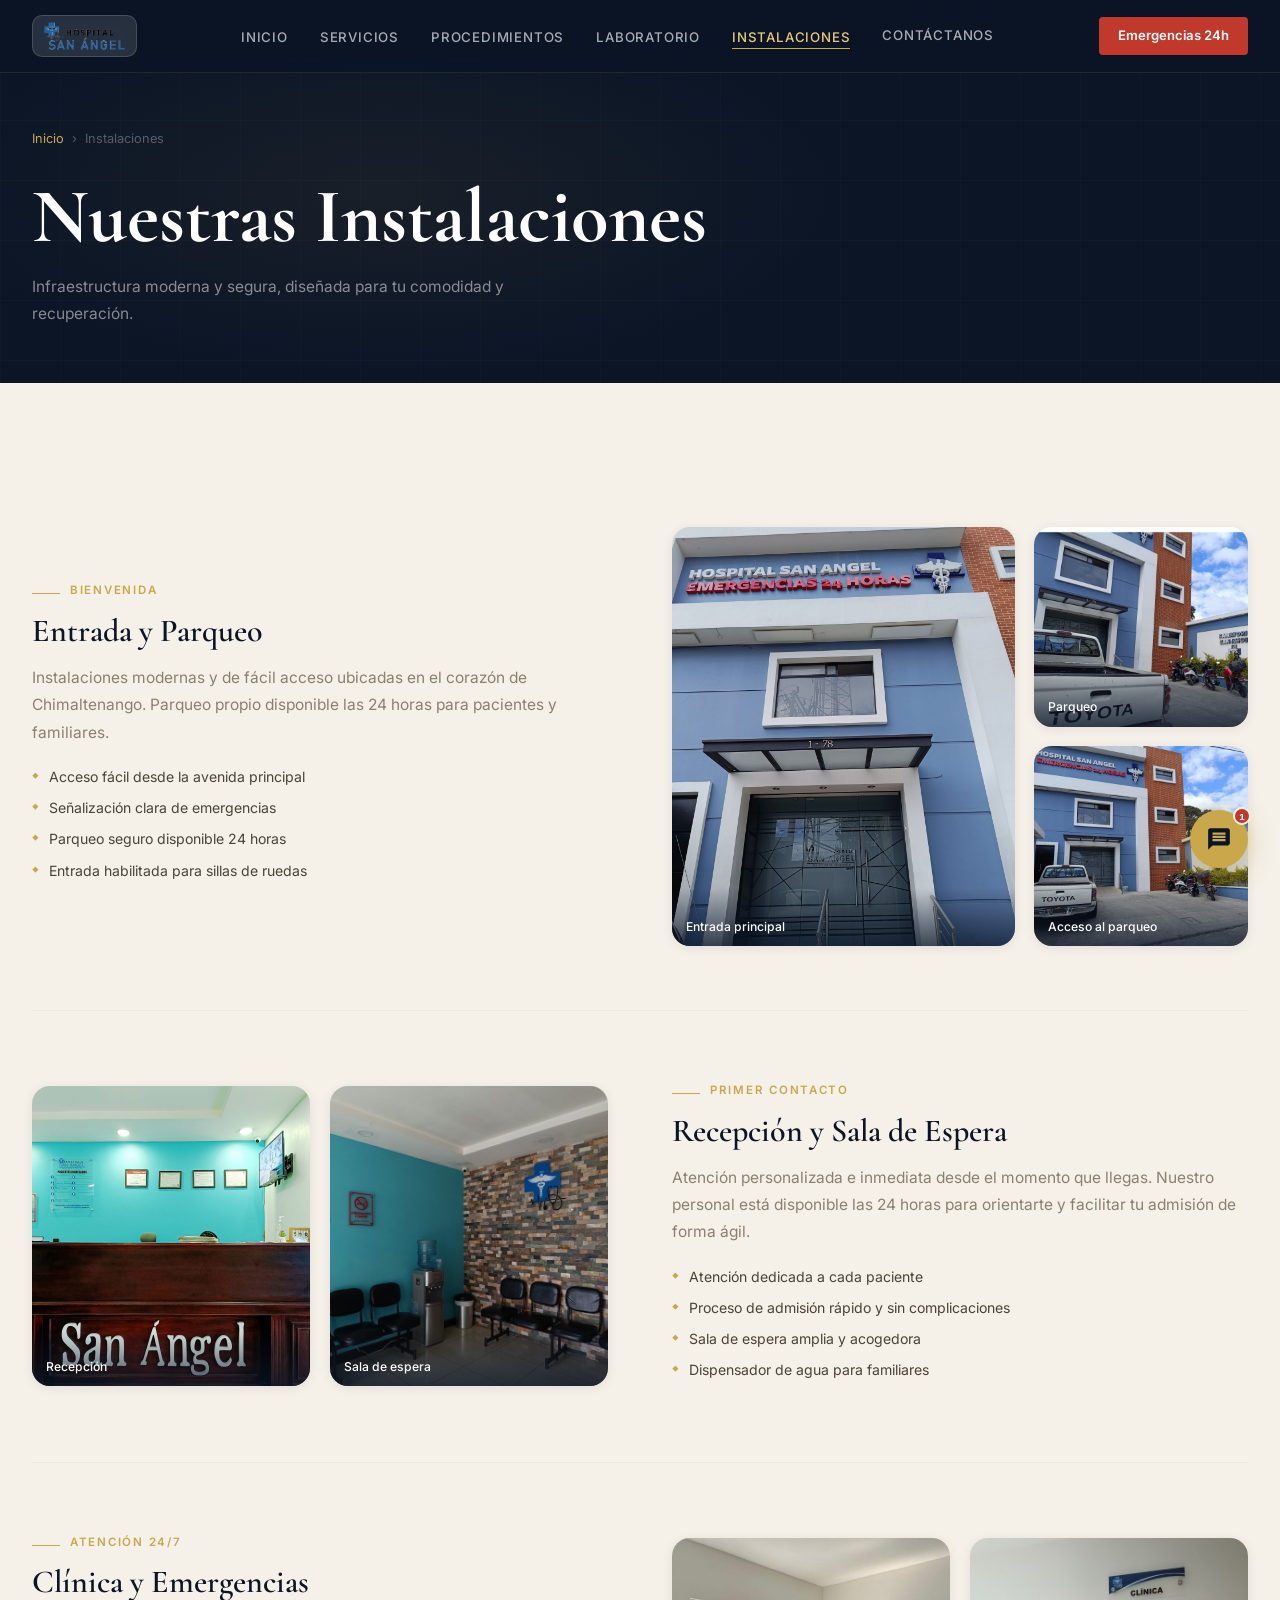
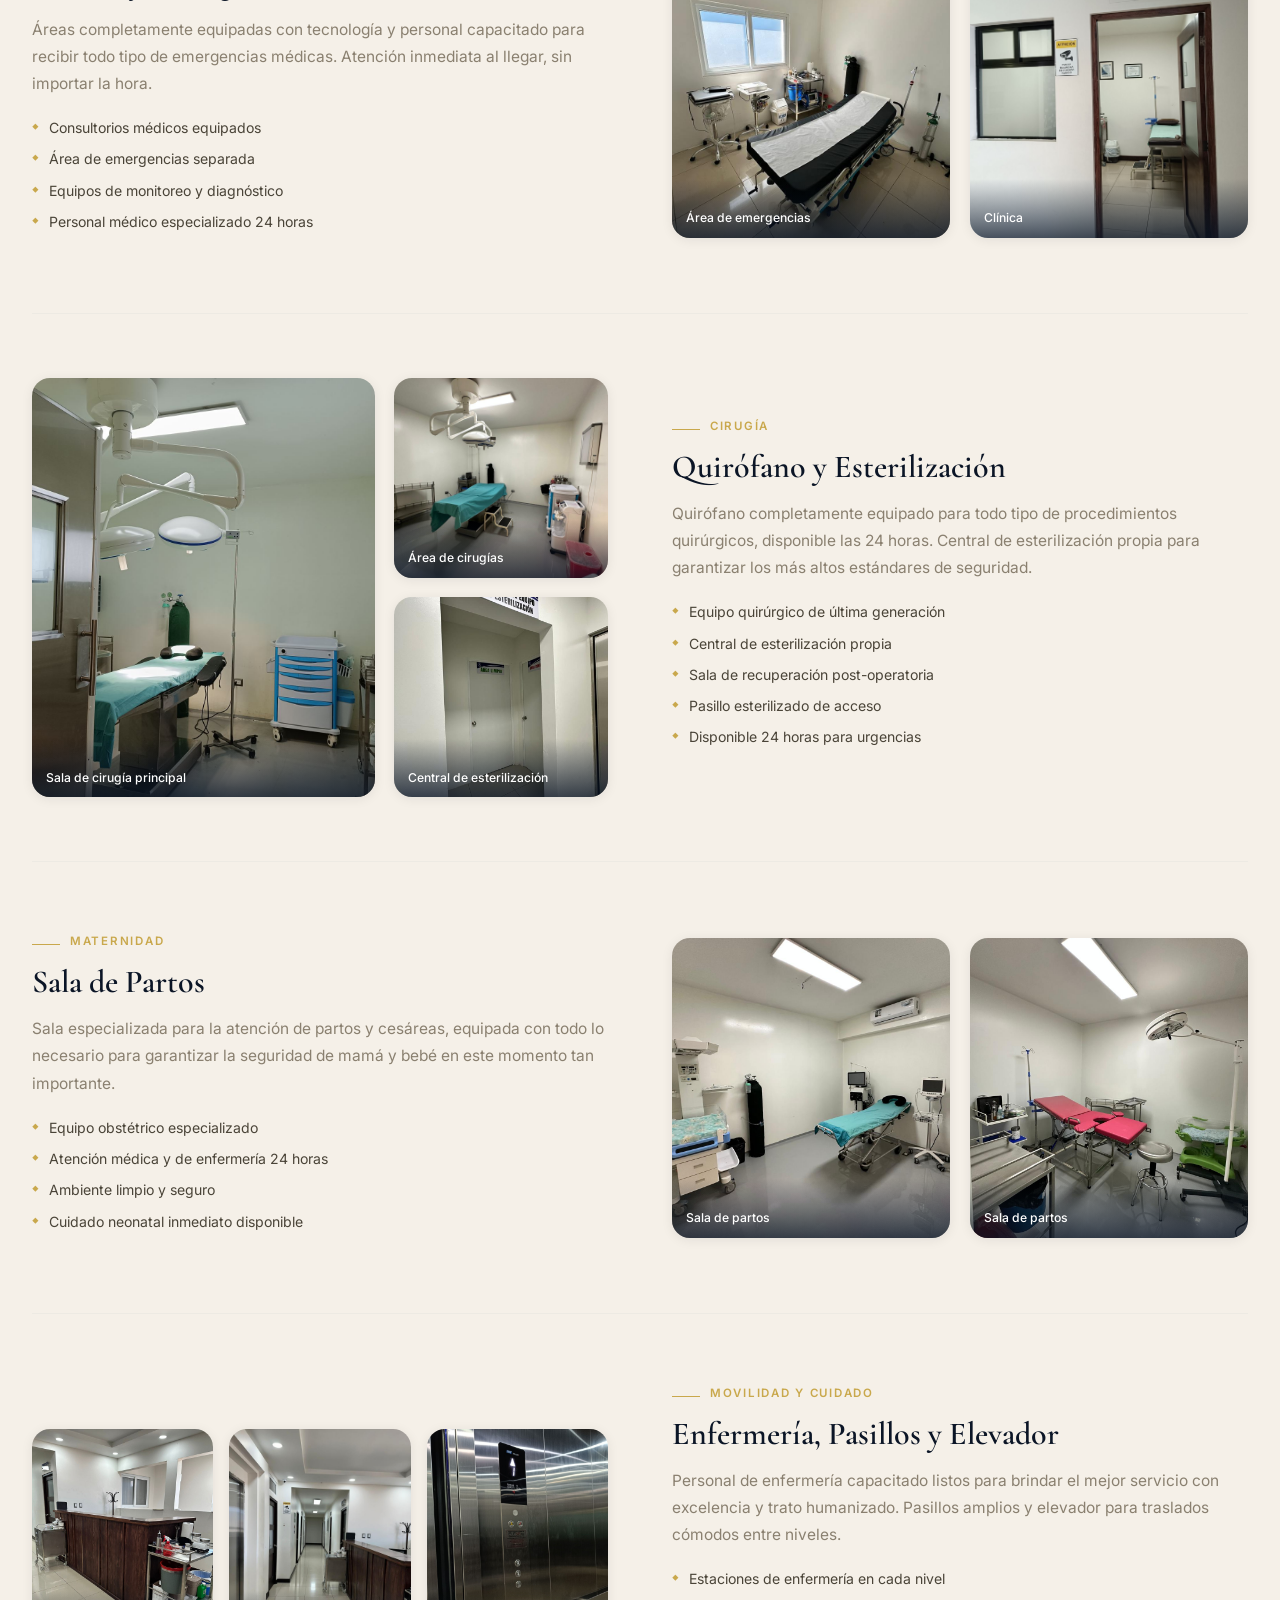
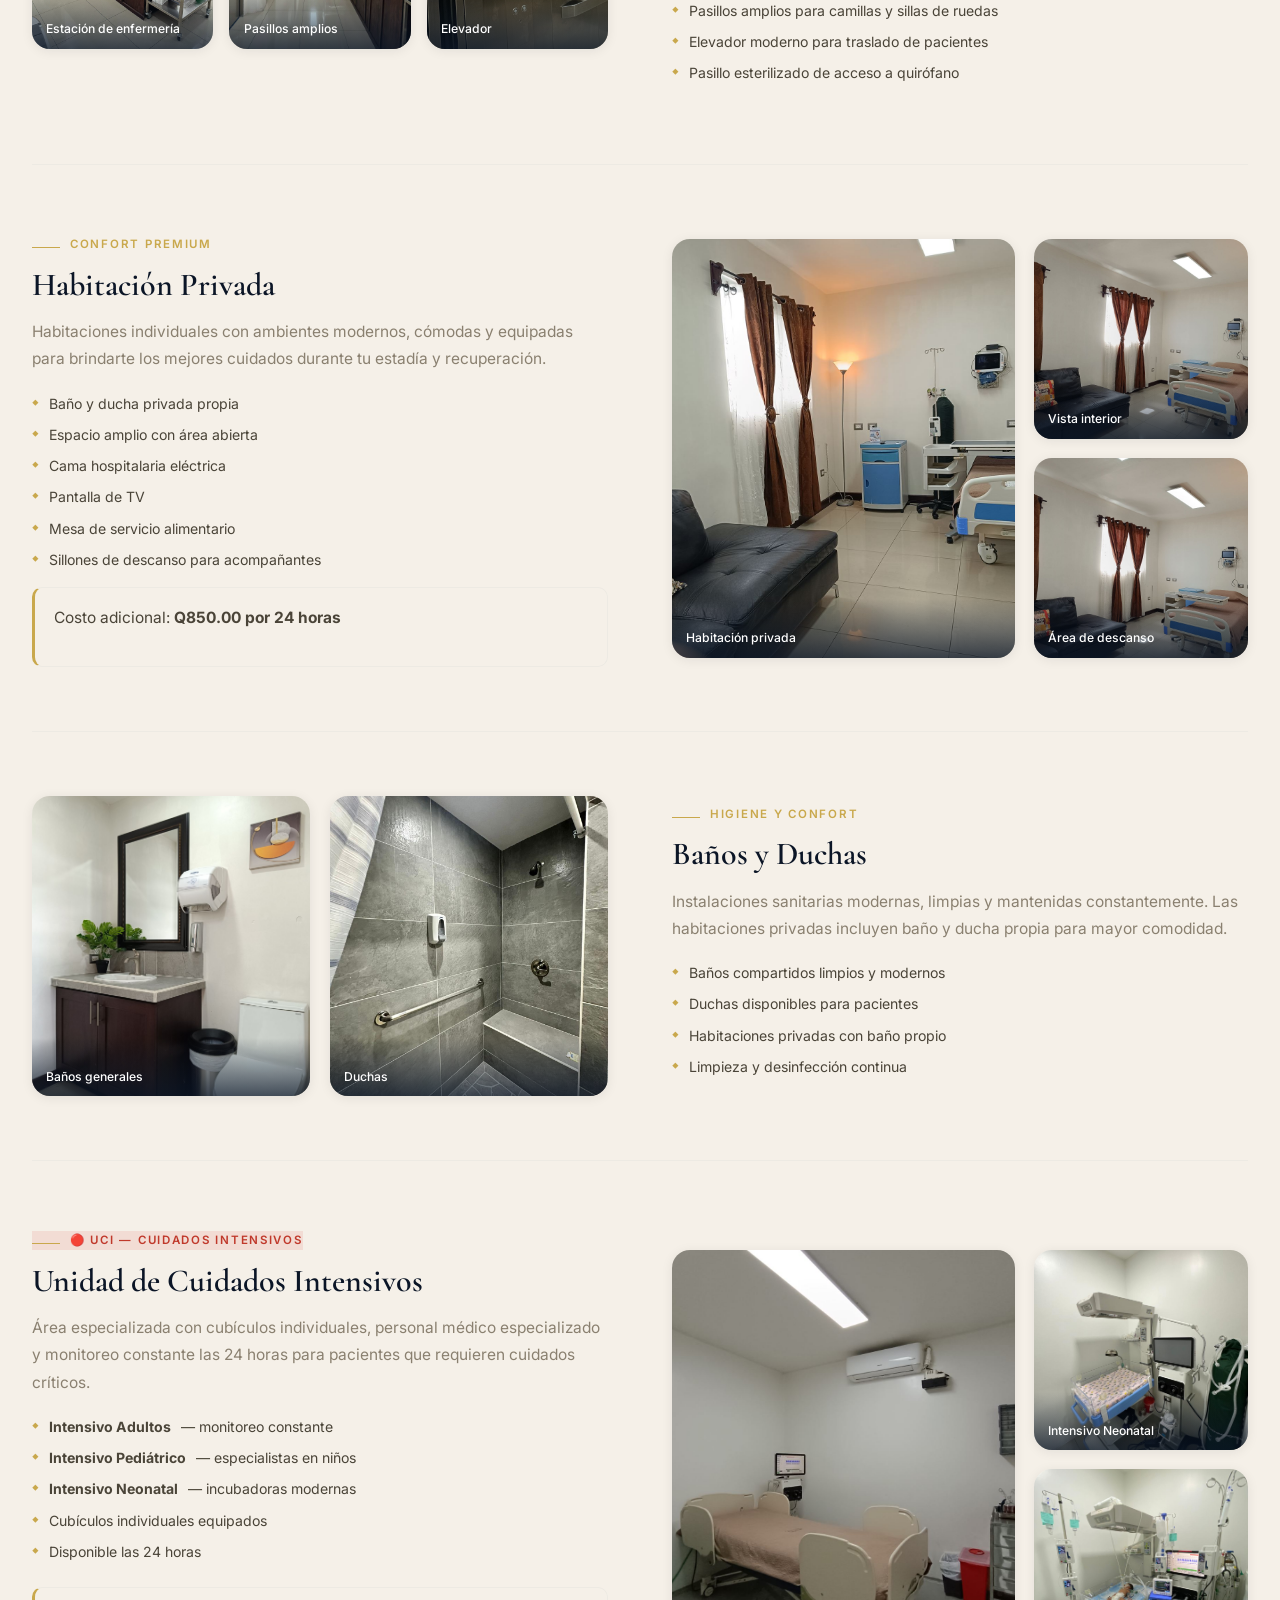
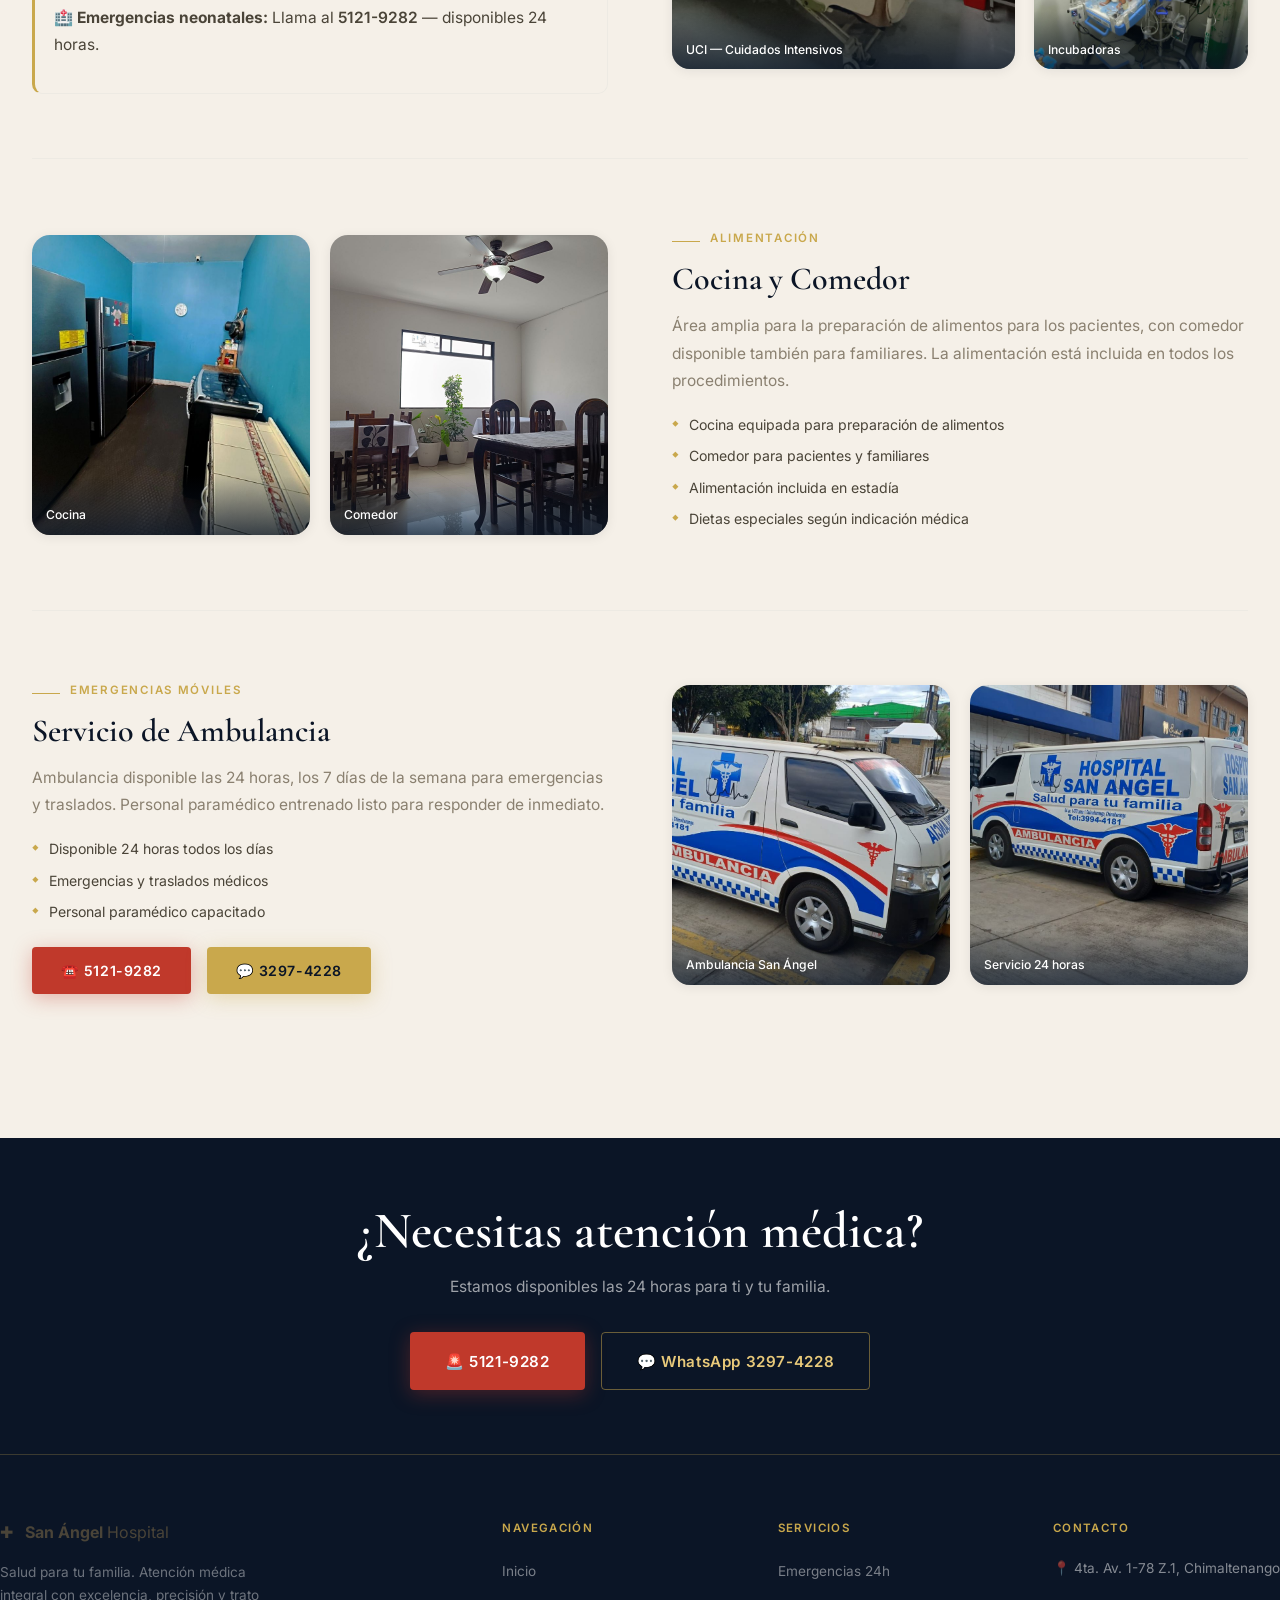
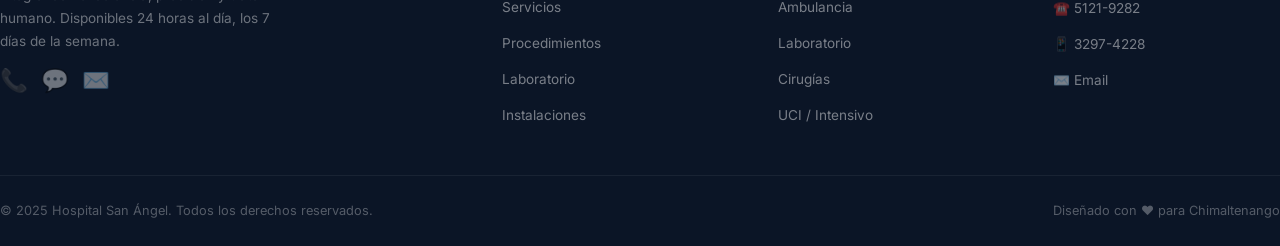
<file: pages/instalaciones.html>
<!DOCTYPE html>
<html lang="es">
<head>
  <meta charset="UTF-8">
  <meta name="referrer" content="strict-origin-when-cross-origin">
  <meta name="viewport" content="width=device-width, initial-scale=1.0">
  <title>Nuestras Instalaciones – Hospital San Ángel Chimaltenango</title>
  <link rel="stylesheet" href="../css/main.css">
  <style>
    /* ── SECTION ROWS ── */
    .inst-section {
      padding: 4rem 0;
      border-bottom: 1px solid var(--gray-200);
    }
    .inst-section:last-child { border-bottom: none; }

    .inst-row {
      display: grid;
      grid-template-columns: 1fr 1fr;
      gap: 4rem;
      align-items: center;
    }
    .inst-row.reverse .inst-info { order: 2; }
    .inst-row.reverse .inst-photos { order: 1; }

    .inst-info .section-label { display: inline-block; margin-bottom: 0.8rem; }
    .inst-info h2 { font-size: 2rem; margin-bottom: 0.9rem; }
    .inst-info p { margin-bottom: 1.2rem; font-size: 0.97rem; line-height: 1.75; }

    /* ── PHOTO LAYOUTS ── */
    /* Layout A: 1 big photo */
    .photos-single img {
      width: 100%; height: 380px;
      object-fit: cover;
      border-radius: var(--radius-lg);
      box-shadow: var(--shadow-md);
      display: block;
    }

    /* Layout B: 2 equal photos side by side */
    .photos-duo {
      display: grid;
      grid-template-columns: 1fr 1fr;
      gap: 1.2rem;
    }
    .photos-duo .p-frame {
      position: relative; border-radius: var(--radius-lg);
      overflow: hidden; height: 300px;
      box-shadow: var(--shadow-sm);
    }
    .photos-duo .p-frame img {
      width: 100%; height: 100%; object-fit: cover; display: block;
      transition: transform 0.45s ease;
    }
    .photos-duo .p-frame:hover img { transform: scale(1.06); }

    /* Layout C: 1 big + 2 small stacked */
    .photos-featured {
      display: grid;
      grid-template-columns: 1.6fr 1fr;
      grid-template-rows: 200px 200px;
      gap: 1.2rem;
    }
    .photos-featured .p-main { grid-row: 1 / 3; }
    .photos-featured .p-frame {
      position: relative; border-radius: var(--radius-lg);
      overflow: hidden; box-shadow: var(--shadow-sm);
    }
    .photos-featured .p-frame img {
      width: 100%; height: 100%; object-fit: cover; display: block;
      transition: transform 0.45s ease;
    }
    .photos-featured .p-frame:hover img { transform: scale(1.06); }

    /* Layout D: 3 equal photos */
    .photos-trio {
      display: grid;
      grid-template-columns: 1fr 1fr 1fr;
      gap: 1rem;
    }
    .photos-trio .p-frame {
      position: relative; border-radius: var(--radius-lg);
      overflow: hidden; height: 220px;
      box-shadow: var(--shadow-sm);
    }
    .photos-trio .p-frame img {
      width: 100%; height: 100%; object-fit: cover; display: block;
      transition: transform 0.45s ease;
    }
    .photos-trio .p-frame:hover img { transform: scale(1.06); }

    /* Photo caption */
    .p-label {
      position: absolute; bottom: 0; left: 0; right: 0;
      background: linear-gradient(transparent, rgba(10,22,40,0.72));
      color: white; font-size: 0.76rem; font-weight: 500;
      padding: 1.8rem 0.9rem 0.6rem;
    }

    /* ── FULL-WIDTH PHOTO STRIP ── */
    .photo-strip {
      display: grid;
      grid-template-columns: repeat(4, 1fr);
      gap: 1rem;
      margin-top: 2.5rem;
    }
    .strip-frame {
      position: relative; border-radius: var(--radius);
      overflow: hidden; height: 200px;
      box-shadow: var(--shadow-sm);
    }
    .strip-frame img {
      width: 100%; height: 100%; object-fit: cover; display: block;
      transition: transform 0.4s ease;
    }
    .strip-frame:hover img { transform: scale(1.07); }

    @media (max-width: 960px) {
      .inst-row { grid-template-columns: 1fr; gap: 2rem; }
      .inst-row.reverse .inst-info { order: 1; }
      .inst-row.reverse .inst-photos { order: 2; }
      .photos-featured { grid-template-columns: 1fr 1fr; grid-template-rows: 200px 200px; }
      .photos-featured .p-main { grid-row: 1; grid-column: 1 / -1; }
      .photo-strip { grid-template-columns: 1fr 1fr; }
    }
    @media (max-width: 600px) {
      .photos-duo, .photos-trio { grid-template-columns: 1fr; }
      .photos-featured { grid-template-columns: 1fr; }
      .photos-featured .p-main { grid-column: 1; }
      .photo-strip { grid-template-columns: 1fr 1fr; }
      .photos-single img { height: 260px; }
    }
  </style>
</head>
<body>

<div id="header-root"></div>

<section class="page-hero">
  <div class="container">
    <div class="breadcrumb">
      <a href="../index.html">Inicio</a><span>›</span><span>Instalaciones</span>
    </div>
    <h1 class="fade-in">Nuestras Instalaciones</h1>
    <p class="fade-in fade-in-delay-1">Infraestructura moderna y segura, diseñada para tu comodidad y recuperación.</p>
  </div>
</section>

<section class="section">
  <div class="container">

    <!-- ── ENTRADA Y PARQUEO ── -->
    <div class="inst-section fade-in">
      <div class="inst-row">
        <div class="inst-info">
          <span class="section-label">Bienvenida</span>
          <h2>Entrada y Parqueo</h2>
          <p>Instalaciones modernas y de fácil acceso ubicadas en el corazón de Chimaltenango. Parqueo propio disponible las 24 horas para pacientes y familiares.</p>
          <ul class="includes-list">
            <li>Acceso fácil desde la avenida principal</li>
            <li>Señalización clara de emergencias</li>
            <li>Parqueo seguro disponible 24 horas</li>
            <li>Entrada habilitada para sillas de ruedas</li>
          </ul>
        </div>
        <div class="inst-photos">
          <div class="photos-featured">
            <div class="p-frame p-main">
              <img src="../assets/fotos/entrada.jpg" alt="Entrada principal" loading="lazy">
              <span class="p-label">Entrada principal</span>
            </div>
            <div class="p-frame">
              <img src="../assets/fotos/parqueo1.jpg" alt="Parqueo" loading="lazy">
              <span class="p-label">Parqueo</span>
            </div>
            <div class="p-frame">
              <img src="../assets/fotos/parqueo2.jpg" alt="Parqueo amplio" loading="lazy">
              <span class="p-label">Acceso al parqueo</span>
            </div>
          </div>
        </div>
      </div>
    </div>

    <!-- ── RECEPCIÓN Y SALA DE ESPERA ── -->
    <div class="inst-section fade-in" id="recepcion">
      <div class="inst-row reverse">
        <div class="inst-photos">
          <div class="photos-duo">
            <div class="p-frame">
              <img src="../assets/fotos/recepcion2.jpg" alt="Recepción" loading="lazy">
              <span class="p-label">Recepción</span>
            </div>
            <div class="p-frame">
              <img src="../assets/fotos/sala-de-espera.jpg" alt="Sala de espera" loading="lazy">
              <span class="p-label">Sala de espera</span>
            </div>
          </div>
        </div>
        <div class="inst-info">
          <span class="section-label">Primer Contacto</span>
          <h2>Recepción y Sala de Espera</h2>
          <p>Atención personalizada e inmediata desde el momento que llegas. Nuestro personal está disponible las 24 horas para orientarte y facilitar tu admisión de forma ágil.</p>
          <ul class="includes-list">
            <li>Atención dedicada a cada paciente</li>
            <li>Proceso de admisión rápido y sin complicaciones</li>
            <li>Sala de espera amplia y acogedora</li>
            <li>Dispensador de agua para familiares</li>
          </ul>
        </div>
      </div>
    </div>

    <!-- ── CLÍNICA Y EMERGENCIAS ── -->
    <div class="inst-section fade-in" id="emergencias">
      <div class="inst-row">
        <div class="inst-info">
          <span class="section-label">Atención 24/7</span>
          <h2>Clínica y Emergencias</h2>
          <p>Áreas completamente equipadas con tecnología y personal capacitado para recibir todo tipo de emergencias médicas. Atención inmediata al llegar, sin importar la hora.</p>
          <ul class="includes-list">
            <li>Consultorios médicos equipados</li>
            <li>Área de emergencias separada</li>
            <li>Equipos de monitoreo y diagnóstico</li>
            <li>Personal médico especializado 24 horas</li>
          </ul>
        </div>
        <div class="inst-photos">
          <div class="photos-duo">
            <div class="p-frame">
              <img src="../assets/fotos/area-de-emergencias.jpg" alt="Área de emergencias" loading="lazy">
              <span class="p-label">Área de emergencias</span>
            </div>
            <div class="p-frame">
              <img src="../assets/fotos/clinica2.jpg" alt="Clínica" loading="lazy">
              <span class="p-label">Clínica</span>
            </div>
          </div>
        </div>
      </div>
    </div>

    <!-- ── QUIRÓFANO ── -->
    <div class="inst-section fade-in" id="quirofano">
      <div class="inst-row reverse">
        <div class="inst-photos">
          <div class="photos-featured">
            <div class="p-frame p-main">
              <img src="../assets/fotos/cirugia-1.jpg" alt="Sala de cirugía" loading="lazy">
              <span class="p-label">Sala de cirugía principal</span>
            </div>
            <div class="p-frame">
              <img src="../assets/fotos/area-de-cirugas.jpg" alt="Quirófano" loading="lazy">
              <span class="p-label">Área de cirugías</span>
            </div>
            <div class="p-frame">
              <img src="../assets/fotos/area-de-esterilizacion.jpg" alt="Esterilización" loading="lazy">
              <span class="p-label">Central de esterilización</span>
            </div>
          </div>
        </div>
        <div class="inst-info">
          <span class="section-label">Cirugía</span>
          <h2>Quirófano y Esterilización</h2>
          <p>Quirófano completamente equipado para todo tipo de procedimientos quirúrgicos, disponible las 24 horas. Central de esterilización propia para garantizar los más altos estándares de seguridad.</p>
          <ul class="includes-list">
            <li>Equipo quirúrgico de última generación</li>
            <li>Central de esterilización propia</li>
            <li>Sala de recuperación post-operatoria</li>
            <li>Pasillo esterilizado de acceso</li>
            <li>Disponible 24 horas para urgencias</li>
          </ul>
        </div>
      </div>
    </div>

    <!-- ── SALA DE PARTOS ── -->
    <div class="inst-section fade-in" id="partos">
      <div class="inst-row">
        <div class="inst-info">
          <span class="section-label">Maternidad</span>
          <h2>Sala de Partos</h2>
          <p>Sala especializada para la atención de partos y cesáreas, equipada con todo lo necesario para garantizar la seguridad de mamá y bebé en este momento tan importante.</p>
          <ul class="includes-list">
            <li>Equipo obstétrico especializado</li>
            <li>Atención médica y de enfermería 24 horas</li>
            <li>Ambiente limpio y seguro</li>
            <li>Cuidado neonatal inmediato disponible</li>
          </ul>
        </div>
        <div class="inst-photos">
          <div class="photos-duo">
            <div class="p-frame">
              <img src="../assets/fotos/sala-de-partos.jpg" alt="Sala de partos" loading="lazy">
              <span class="p-label">Sala de partos</span>
            </div>
            <div class="p-frame">
              <img src="../assets/fotos/sala-de-partos-2.jpg" alt="Sala de partos" loading="lazy">
              <span class="p-label">Sala de partos</span>
            </div>
          </div>
        </div>
      </div>
    </div>

    <!-- ── ENFERMERÍA, PASILLOS Y ELEVADOR ── -->
    <div class="inst-section fade-in" id="pasillos">
      <div class="inst-row reverse">
        <div class="inst-photos">
          <div class="photos-trio">
            <div class="p-frame">
              <img src="../assets/fotos/area-de-enfermeros.jpg" alt="Enfermería" loading="lazy">
              <span class="p-label">Estación de enfermería</span>
            </div>
            <div class="p-frame">
              <img src="../assets/fotos/pasillos.jpg" alt="Pasillos" loading="lazy">
              <span class="p-label">Pasillos amplios</span>
            </div>
            <div class="p-frame">
              <img src="../assets/fotos/elevador2.jpg" alt="Elevador" loading="lazy">
              <span class="p-label">Elevador</span>
            </div>
          </div>
        </div>
        <div class="inst-info">
          <span class="section-label">Movilidad y Cuidado</span>
          <h2>Enfermería, Pasillos y Elevador</h2>
          <p>Personal de enfermería capacitado listos para brindar el mejor servicio con excelencia y trato humanizado. Pasillos amplios y elevador para traslados cómodos entre niveles.</p>
          <ul class="includes-list">
            <li>Estaciones de enfermería en cada nivel</li>
            <li>Pasillos amplios para camillas y sillas de ruedas</li>
            <li>Elevador moderno para traslado de pacientes</li>
            <li>Pasillo esterilizado de acceso a quirófano</li>
          </ul>
        </div>
      </div>
    </div>

    <!-- ── HABITACIONES Y ENCAMAMIENTO ── -->
    <div class="inst-section fade-in" id="habitaciones">
      <div class="inst-row">
        <div class="inst-info">
          <span class="section-label">Confort Premium</span>
          <h2>Habitación Privada</h2>
          <p>Habitaciones individuales con ambientes modernos, cómodas y equipadas para brindarte los mejores cuidados durante tu estadía y recuperación.</p>
          <ul class="includes-list">
            <li>Baño y ducha privada propia</li>
            <li>Espacio amplio con área abierta</li>
            <li>Cama hospitalaria eléctrica</li>
            <li>Pantalla de TV</li>
            <li>Mesa de servicio alimentario</li>
            <li>Sillones de descanso para acompañantes</li>
          </ul>
          <div class="notice-box" style="margin-top:1rem;">
            <p>Costo adicional: <strong>Q850.00 por 24 horas</strong></p>
          </div>
        </div>
        <div class="inst-photos">
          <div class="photos-featured">
            <div class="p-frame p-main">
              <img src="../assets/fotos/habitacion-privada.jpg" alt="Habitación privada" loading="lazy">
              <span class="p-label">Habitación privada</span>
            </div>
            <div class="p-frame">
              <img src="../assets/fotos/encamamiento1.jpg" alt="Habitación" loading="lazy">
              <span class="p-label">Vista interior</span>
            </div>
            <div class="p-frame">
              <img src="../assets/fotos/encamamiento3.jpg" alt="Habitación" loading="lazy">
              <span class="p-label">Área de descanso</span>
            </div>
          </div>
        </div>
      </div>
    </div>

    <!-- ── BAÑOS ── -->
    <div class="inst-section fade-in" id="banos">
      <div class="inst-row reverse">
        <div class="inst-photos">
          <div class="photos-duo">
            <div class="p-frame">
              <img src="../assets/fotos/bano.jpg" alt="Baños" loading="lazy">
              <span class="p-label">Baños generales</span>
            </div>
            <div class="p-frame">
              <img src="../assets/fotos/duchas.jpg" alt="Duchas" loading="lazy">
              <span class="p-label">Duchas</span>
            </div>
          </div>
        </div>
        <div class="inst-info">
          <span class="section-label">Higiene y Confort</span>
          <h2>Baños y Duchas</h2>
          <p>Instalaciones sanitarias modernas, limpias y mantenidas constantemente. Las habitaciones privadas incluyen baño y ducha propia para mayor comodidad.</p>
          <ul class="includes-list">
            <li>Baños compartidos limpios y modernos</li>
            <li>Duchas disponibles para pacientes</li>
            <li>Habitaciones privadas con baño propio</li>
            <li>Limpieza y desinfección continua</li>
          </ul>
        </div>
      </div>
    </div>

    <!-- ── UCI E INCUBADORAS ── -->
    <div class="inst-section fade-in" id="uci">
      <div class="inst-row">
        <div class="inst-info">
          <span class="section-label" style="background:rgba(211,47,47,0.1); color:var(--red);">🔴 UCI — Cuidados Intensivos</span>
          <h2>Unidad de Cuidados Intensivos</h2>
          <p>Área especializada con cubículos individuales, personal médico especializado y monitoreo constante las 24 horas para pacientes que requieren cuidados críticos.</p>
          <ul class="includes-list">
            <li><strong>Intensivo Adultos</strong> — monitoreo constante</li>
            <li><strong>Intensivo Pediátrico</strong> — especialistas en niños</li>
            <li><strong>Intensivo Neonatal</strong> — incubadoras modernas</li>
            <li>Cubículos individuales equipados</li>
            <li>Disponible las 24 horas</li>
          </ul>
          <div class="notice-box" style="margin-top:1.5rem;">
            <p>🏥 <strong>Emergencias neonatales:</strong> Llama al <a href="tel:51219282" style="color:var(--blue);font-weight:600;">5121-9282</a> — disponibles 24 horas.</p>
          </div>
        </div>
        <div class="inst-photos">
          <div class="photos-featured">
            <div class="p-frame p-main">
              <img src="../assets/fotos/intensivo-1.jpg" alt="UCI" loading="lazy">
              <span class="p-label">UCI — Cuidados Intensivos</span>
            </div>
            <div class="p-frame">
              <img src="../assets/fotos/incuvadora-neonatal.jpg" alt="Incubadora neonatal" loading="lazy">
              <span class="p-label">Intensivo Neonatal</span>
            </div>
            <div class="p-frame">
              <img src="../assets/fotos/incuvadora-neonatal-2.jpg" alt="Incubadoras" loading="lazy">
              <span class="p-label">Incubadoras</span>
            </div>
          </div>
        </div>
      </div>
    </div>

    <!-- ── COCINA Y COMEDOR ── -->
    <div class="inst-section fade-in" id="cocina">
      <div class="inst-row reverse">
        <div class="inst-photos">
          <div class="photos-duo">
            <div class="p-frame">
              <img src="../assets/fotos/cocina.jpg" alt="Cocina" loading="lazy">
              <span class="p-label">Cocina</span>
            </div>
            <div class="p-frame">
              <img src="../assets/fotos/comedor.jpg" alt="Comedor" loading="lazy">
              <span class="p-label">Comedor</span>
            </div>
          </div>
        </div>
        <div class="inst-info">
          <span class="section-label">Alimentación</span>
          <h2>Cocina y Comedor</h2>
          <p>Área amplia para la preparación de alimentos para los pacientes, con comedor disponible también para familiares. La alimentación está incluida en todos los procedimientos.</p>
          <ul class="includes-list">
            <li>Cocina equipada para preparación de alimentos</li>
            <li>Comedor para pacientes y familiares</li>
            <li>Alimentación incluida en estadía</li>
            <li>Dietas especiales según indicación médica</li>
          </ul>
        </div>
      </div>
    </div>

    <!-- ── AMBULANCIA ── -->
    <div class="inst-section fade-in" id="ambulancia">
      <div class="inst-row">
        <div class="inst-info">
          <span class="section-label">Emergencias Móviles</span>
          <h2>Servicio de Ambulancia</h2>
          <p>Ambulancia disponible las 24 horas, los 7 días de la semana para emergencias y traslados. Personal paramédico entrenado listo para responder de inmediato.</p>
          <ul class="includes-list">
            <li>Disponible 24 horas todos los días</li>
            <li>Emergencias y traslados médicos</li>
            <li>Personal paramédico capacitado</li>
          </ul>
          <div style="margin-top:1.5rem; display:flex; gap:1rem; flex-wrap:wrap;">
            <a href="tel:51219282" class="btn btn-red">☎️ 5121-9282</a>
            <a href="https://wa.me/50232974228" class="btn btn-primary">💬 3297-4228</a>
          </div>
        </div>
        <div class="inst-photos">
          <div class="photos-duo">
            <div class="p-frame">
              <img src="../assets/fotos/ambulancia.jpg" alt="Ambulancia" loading="lazy">
              <span class="p-label">Ambulancia San Ángel</span>
            </div>
            <div class="p-frame">
              <img src="../assets/fotos/ambulancia2.jpg" alt="Ambulancia" loading="lazy">
              <span class="p-label">Servicio 24 horas</span>
            </div>
          </div>
        </div>
      </div>
    </div>

  </div>
</section>

<!-- CTA -->
<section style="background:var(--navy); padding:4rem 0;">
  <div class="container" style="text-align:center;">
    <h2 style="color:white; margin-bottom:0.8rem;" class="fade-in">¿Necesitas atención médica?</h2>
    <p style="color:rgba(255,255,255,0.6); margin-bottom:2rem;" class="fade-in">Estamos disponibles las 24 horas para ti y tu familia.</p>
    <div style="display:flex; gap:1rem; justify-content:center; flex-wrap:wrap;" class="fade-in">
      <a href="tel:51219282" class="btn btn-red btn-lg">🚨 5121-9282</a>
      <a href="https://wa.me/50232974228" class="btn btn-outline btn-lg">💬 WhatsApp 3297-4228</a>
    </div>
  </div>
</section>

<div id="footer-root"></div>
<div id="chatbot-root"></div>
<script src="../js/components.js"></script>
<script src="../js/main.js"></script>
<script>
  document.getElementById('header-root').innerHTML = renderHeader('instalaciones');
  document.getElementById('footer-root').innerHTML = renderFooter(true);
  document.getElementById('chatbot-root').innerHTML = renderChatbot();
</script>
</body>
</html>
</file>
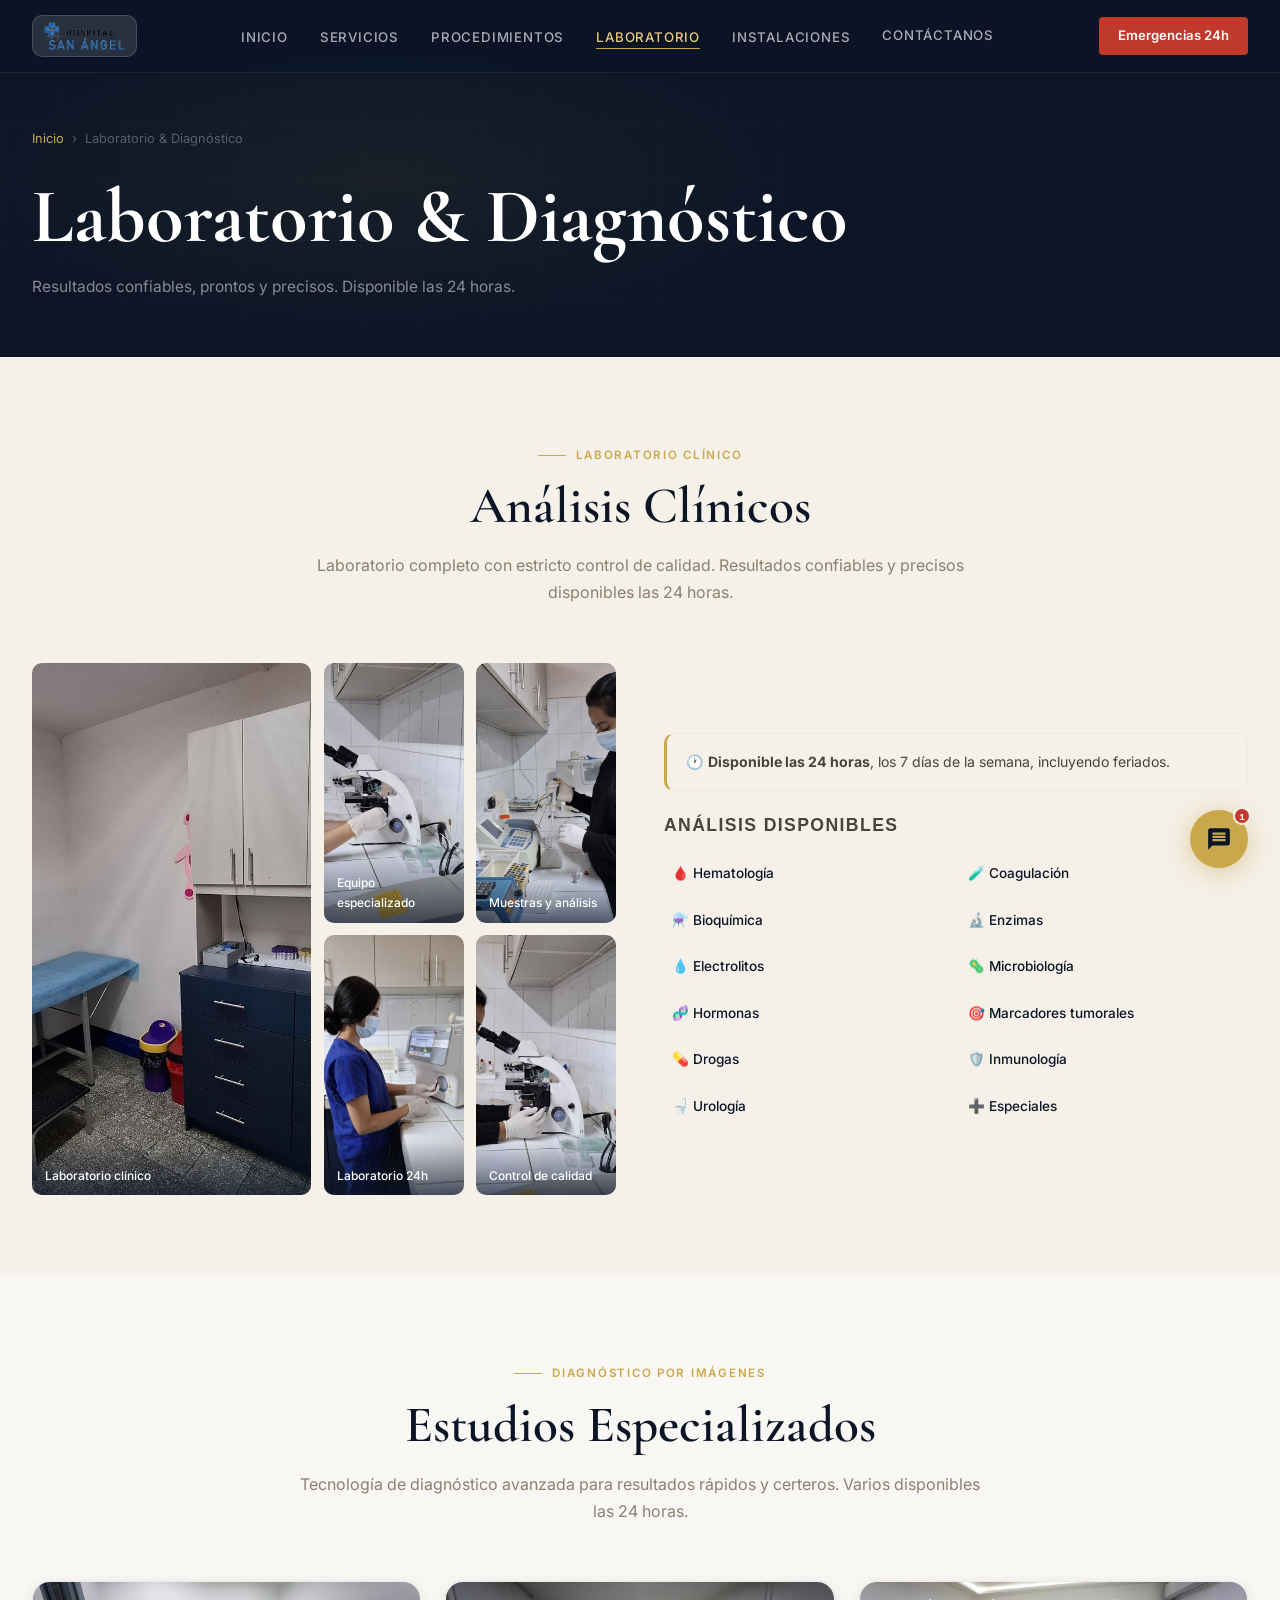
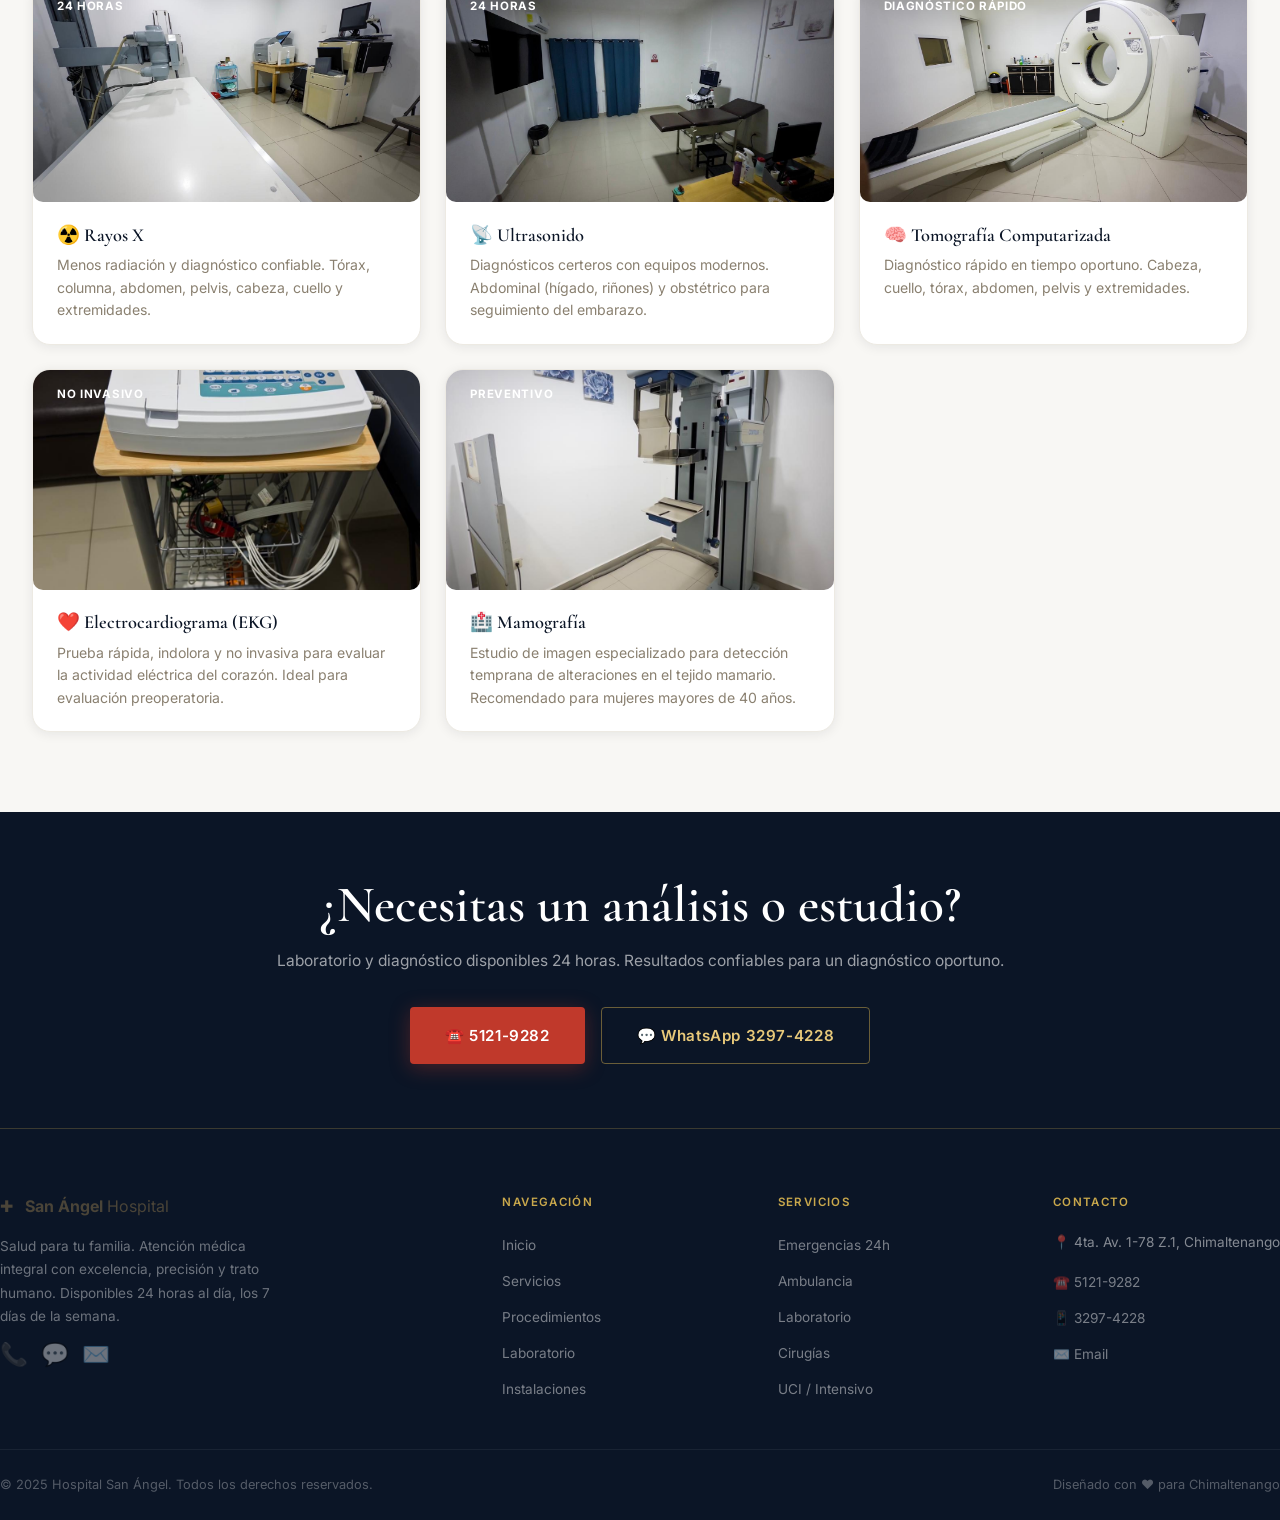
<file: pages/laboratorio.html>
<!DOCTYPE html>
<html lang="es">
<head>
  <meta charset="UTF-8">
  <meta name="referrer" content="strict-origin-when-cross-origin">
  <meta name="viewport" content="width=device-width, initial-scale=1.0">
  <title>Laboratorio & Diagnóstico – Hospital San Ángel Chimaltenango</title>
  <meta name="description" content="Laboratorio clínico 24h, rayos X, ultrasonidos, tomografías, mamografías y electrocardiograma. Hospital San Ángel, Chimaltenango.">
  <link rel="stylesheet" href="../css/main.css">
  <style>
    /* ── DIAGNOSTIC CARDS ── */
    .diag-grid {
      display: grid;
      grid-template-columns: repeat(auto-fill, minmax(300px, 1fr));
      gap: 1.5rem;
    }
    .diag-card {
      border-radius: var(--radius-lg);
      overflow: hidden;
      box-shadow: var(--shadow-sm);
      border: 1px solid var(--gray-200);
      transition: var(--transition);
      background: white;
    }
    .diag-card:hover {
      box-shadow: var(--shadow-md);
      transform: translateY(-5px);
      border-color: rgba(21,101,192,0.25);
    }
    .diag-photo {
      width: 100%;
      height: 220px;
      object-fit: cover;
      display: block;
      transition: transform 0.4s ease;
    }
    .diag-card:hover .diag-photo { transform: scale(1.04); }
    .diag-photo-wrap { overflow: hidden; position: relative; }
    .diag-badge {
      position: absolute; top: 12px; left: 12px;
      background: var(--blue); color: white;
      border-radius: 100px; padding: 3px 12px;
      font-size: 0.72rem; font-weight: 700;
      letter-spacing: 0.06em; text-transform: uppercase;
    }
    .diag-body { padding: 1.4rem 1.5rem; }
    .diag-body h3 { font-size: 1.15rem; margin-bottom: 0.5rem; color: var(--navy); }
    .diag-body p { font-size: 0.88rem; color: var(--gray-500); line-height: 1.6; }

    /* ── LAB PHOTO GRID ── */
    .lab-photo-grid {
      display: grid;
      grid-template-columns: 2fr 1fr 1fr;
      grid-template-rows: 260px 260px;
      gap: 0.8rem;
    }
    .lab-photo-grid .main-photo { grid-row: 1 / 3; }
    .lab-photo-frame {
      border-radius: var(--radius);
      overflow: hidden;
      position: relative;
    }
    .lab-photo-frame img {
      width: 100%; height: 100%;
      object-fit: cover;
      display: block;
      transition: transform 0.4s ease;
    }
    .lab-photo-frame:hover img { transform: scale(1.05); }
    .lab-photo-frame .photo-label {
      position: absolute; bottom: 0; left: 0; right: 0;
      background: linear-gradient(transparent, rgba(10,22,40,0.7));
      color: white; font-size: 0.75rem; padding: 1.5rem 0.8rem 0.6rem;
      font-weight: 500;
    }

    @media (max-width: 900px) {
      .lab-photo-grid {
        grid-template-columns: 1fr 1fr;
        grid-template-rows: auto;
      }
      .lab-photo-grid .main-photo { grid-row: auto; grid-column: 1 / -1; height: 220px; }
    }
    @media (max-width: 600px) {
      .diag-grid { grid-template-columns: 1fr; }
      .lab-photo-grid { grid-template-columns: 1fr; }
      .lab-photo-grid .main-photo { grid-column: 1; }
    }
  </style>
</head>
<body>

<div id="header-root"></div>

<section class="page-hero">
  <div class="container">
    <div class="breadcrumb">
      <a href="../index.html">Inicio</a><span>›</span><span>Laboratorio & Diagnóstico</span>
    </div>
    <h1 class="fade-in">Laboratorio & Diagnóstico</h1>
    <p class="fade-in fade-in-delay-1">Resultados confiables, prontos y precisos. Disponible las 24 horas.</p>
  </div>
</section>

<!-- ═══ LABORATORIO CLÍNICO ═══ -->
<section class="section" id="laboratorio">
  <div class="container">
    <div class="section-header">
      <span class="section-label fade-in">Laboratorio Clínico</span>
      <h2 class="section-title fade-in fade-in-delay-1">Análisis Clínicos</h2>
      <p class="section-desc fade-in fade-in-delay-2">Laboratorio completo con estricto control de calidad. Resultados confiables y precisos disponibles las 24 horas.</p>
    </div>

    <div style="display:grid; grid-template-columns:1fr 1fr; gap:3rem; align-items:center;" class="fade-in">
      <!-- FOTO LAB -->
      <div class="lab-photo-grid">
        <div class="lab-photo-frame main-photo">
          <img src="../assets/fotos/laboratorio-1.jpg" alt="Laboratorio clínico" loading="lazy">
          <span class="photo-label">Laboratorio clínico</span>
        </div>
        <div class="lab-photo-frame">
          <img src="../assets/fotos/laboratorio-equipo-1.jpg" alt="Equipo de laboratorio" loading="lazy">
          <span class="photo-label">Equipo especializado</span>
        </div>
        <div class="lab-photo-frame">
          <img src="../assets/fotos/laboratorio-equipo-2.jpg" alt="Análisis" loading="lazy">
          <span class="photo-label">Muestras y análisis</span>
        </div>
        <div class="lab-photo-frame">
          <img src="../assets/fotos/laboratorio-2.jpg" alt="Lab" loading="lazy">
          <span class="photo-label">Laboratorio 24h</span>
        </div>
        <div class="lab-photo-frame">
          <img src="../assets/fotos/laboratorio-equipo-3.jpg" alt="Lab equipo" loading="lazy">
          <span class="photo-label">Control de calidad</span>
        </div>
      </div>

      <!-- INFO -->
      <div>
        <div class="notice-box" style="margin-bottom:1.5rem;">
          <p>🕐 <strong>Disponible las 24 horas</strong>, los 7 días de la semana, incluyendo feriados.</p>
        </div>
        <h3 style="margin-bottom:1.2rem; font-size:1.1rem; color:var(--gray-700); font-family:'DM Sans',sans-serif; font-weight:600; text-transform:uppercase; letter-spacing:0.08em;">Análisis disponibles</h3>
        <div style="display:grid; grid-template-columns:1fr 1fr; gap:0.5rem;">
          <div style="display:flex;align-items:center;gap:8px;padding:0.5rem;background:var(--blue-pale);border-radius:8px;font-size:0.85rem;font-weight:500;color:var(--navy);">🩸 Hematología</div>
          <div style="display:flex;align-items:center;gap:8px;padding:0.5rem;background:var(--blue-pale);border-radius:8px;font-size:0.85rem;font-weight:500;color:var(--navy);">🧪 Coagulación</div>
          <div style="display:flex;align-items:center;gap:8px;padding:0.5rem;background:var(--blue-pale);border-radius:8px;font-size:0.85rem;font-weight:500;color:var(--navy);">⚗️ Bioquímica</div>
          <div style="display:flex;align-items:center;gap:8px;padding:0.5rem;background:var(--blue-pale);border-radius:8px;font-size:0.85rem;font-weight:500;color:var(--navy);">🔬 Enzimas</div>
          <div style="display:flex;align-items:center;gap:8px;padding:0.5rem;background:var(--blue-pale);border-radius:8px;font-size:0.85rem;font-weight:500;color:var(--navy);">💧 Electrolitos</div>
          <div style="display:flex;align-items:center;gap:8px;padding:0.5rem;background:var(--blue-pale);border-radius:8px;font-size:0.85rem;font-weight:500;color:var(--navy);">🦠 Microbiología</div>
          <div style="display:flex;align-items:center;gap:8px;padding:0.5rem;background:var(--blue-pale);border-radius:8px;font-size:0.85rem;font-weight:500;color:var(--navy);">🧬 Hormonas</div>
          <div style="display:flex;align-items:center;gap:8px;padding:0.5rem;background:var(--blue-pale);border-radius:8px;font-size:0.85rem;font-weight:500;color:var(--navy);">🎯 Marcadores tumorales</div>
          <div style="display:flex;align-items:center;gap:8px;padding:0.5rem;background:var(--blue-pale);border-radius:8px;font-size:0.85rem;font-weight:500;color:var(--navy);">💊 Drogas</div>
          <div style="display:flex;align-items:center;gap:8px;padding:0.5rem;background:var(--blue-pale);border-radius:8px;font-size:0.85rem;font-weight:500;color:var(--navy);">🛡️ Inmunología</div>
          <div style="display:flex;align-items:center;gap:8px;padding:0.5rem;background:var(--blue-pale);border-radius:8px;font-size:0.85rem;font-weight:500;color:var(--navy);">🚽 Urología</div>
          <div style="display:flex;align-items:center;gap:8px;padding:0.5rem;background:var(--blue-pale);border-radius:8px;font-size:0.85rem;font-weight:500;color:var(--navy);">➕ Especiales</div>
        </div>
      </div>
    </div>
  </div>
</section>

<!-- ═══ ESTUDIOS DE DIAGNÓSTICO ═══ -->
<section class="section section-alt" id="diagnostico">
  <div class="container">
    <div class="section-header">
      <span class="section-label fade-in">Diagnóstico por Imágenes</span>
      <h2 class="section-title fade-in fade-in-delay-1">Estudios Especializados</h2>
      <p class="section-desc fade-in fade-in-delay-2">Tecnología de diagnóstico avanzada para resultados rápidos y certeros. Varios disponibles las 24 horas.</p>
    </div>

    <div class="diag-grid fade-in">

      <!-- RAYOS X -->
      <div class="diag-card" id="rayosx">
        <div class="diag-photo-wrap">
          <img class="diag-photo" src="../assets/fotos/diagnostico-rayosx.jpg" alt="Rayos X" loading="lazy">
          <span class="diag-badge">24 horas</span>
        </div>
        <div class="diag-body">
          <h3>☢️ Rayos X</h3>
          <p>Menos radiación y diagnóstico confiable. Tórax, columna, abdomen, pelvis, cabeza, cuello y extremidades.</p>
        </div>
      </div>

      <!-- ULTRASONIDO -->
      <div class="diag-card" id="ultrasonido">
        <div class="diag-photo-wrap">
          <img class="diag-photo" src="../assets/fotos/diagnostico-ultrasonido.jpg" alt="Ultrasonido" loading="lazy">
          <span class="diag-badge">24 horas</span>
        </div>
        <div class="diag-body">
          <h3>📡 Ultrasonido</h3>
          <p>Diagnósticos certeros con equipos modernos. Abdominal (hígado, riñones) y obstétrico para seguimiento del embarazo.</p>
        </div>
      </div>

      <!-- TOMOGRAFÍA -->
      <div class="diag-card" id="tomografia">
        <div class="diag-photo-wrap">
          <img class="diag-photo" src="../assets/fotos/diagnostico-tomografia.jpg" alt="Tomografía" loading="lazy">
          <span class="diag-badge">Diagnóstico rápido</span>
        </div>
        <div class="diag-body">
          <h3>🧠 Tomografía Computarizada</h3>
          <p>Diagnóstico rápido en tiempo oportuno. Cabeza, cuello, tórax, abdomen, pelvis y extremidades.</p>
        </div>
      </div>

      <!-- EKG -->
      <div class="diag-card" id="ekg">
        <div class="diag-photo-wrap">
          <img class="diag-photo" src="../assets/fotos/diagnostico-ekg.jpg" alt="Electrocardiograma" loading="lazy">
          <span class="diag-badge">No invasivo</span>
        </div>
        <div class="diag-body">
          <h3>❤️ Electrocardiograma (EKG)</h3>
          <p>Prueba rápida, indolora y no invasiva para evaluar la actividad eléctrica del corazón. Ideal para evaluación preoperatoria.</p>
        </div>
      </div>

      <!-- MAMOGRAFÍA -->
      <div class="diag-card" id="mamografia">
        <div class="diag-photo-wrap">
          <img class="diag-photo" src="../assets/fotos/diagnostico-mamografia.jpg" alt="Mamografía" loading="lazy">
          <span class="diag-badge">Preventivo</span>
        </div>
        <div class="diag-body">
          <h3>🏥 Mamografía</h3>
          <p>Estudio de imagen especializado para detección temprana de alteraciones en el tejido mamario. Recomendado para mujeres mayores de 40 años.</p>
        </div>
      </div>

    </div>
  </div>
</section>

<!-- CTA -->
<section style="background:var(--navy); padding:4rem 0;">
  <div class="container" style="text-align:center;">
    <h2 style="color:white; margin-bottom:0.8rem;" class="fade-in">¿Necesitas un análisis o estudio?</h2>
    <p style="color:rgba(255,255,255,0.6); margin-bottom:2rem;" class="fade-in">Laboratorio y diagnóstico disponibles 24 horas. Resultados confiables para un diagnóstico oportuno.</p>
    <div style="display:flex; gap:1rem; justify-content:center; flex-wrap:wrap;" class="fade-in">
      <a href="tel:51219282" class="btn btn-red btn-lg">☎️ 5121-9282</a>
      <a href="https://wa.me/50232974228" class="btn btn-outline btn-lg">💬 WhatsApp 3297-4228</a>
    </div>
  </div>
</section>

<div id="footer-root"></div>
<div id="chatbot-root"></div>
<script src="../js/components.js"></script>
<script src="../js/main.js"></script>
<script>
  document.getElementById('header-root').innerHTML = renderHeader('laboratorio');
  document.getElementById('footer-root').innerHTML = renderFooter(true);
  document.getElementById('chatbot-root').innerHTML = renderChatbot();
</script>
</body>
</html>
</file>
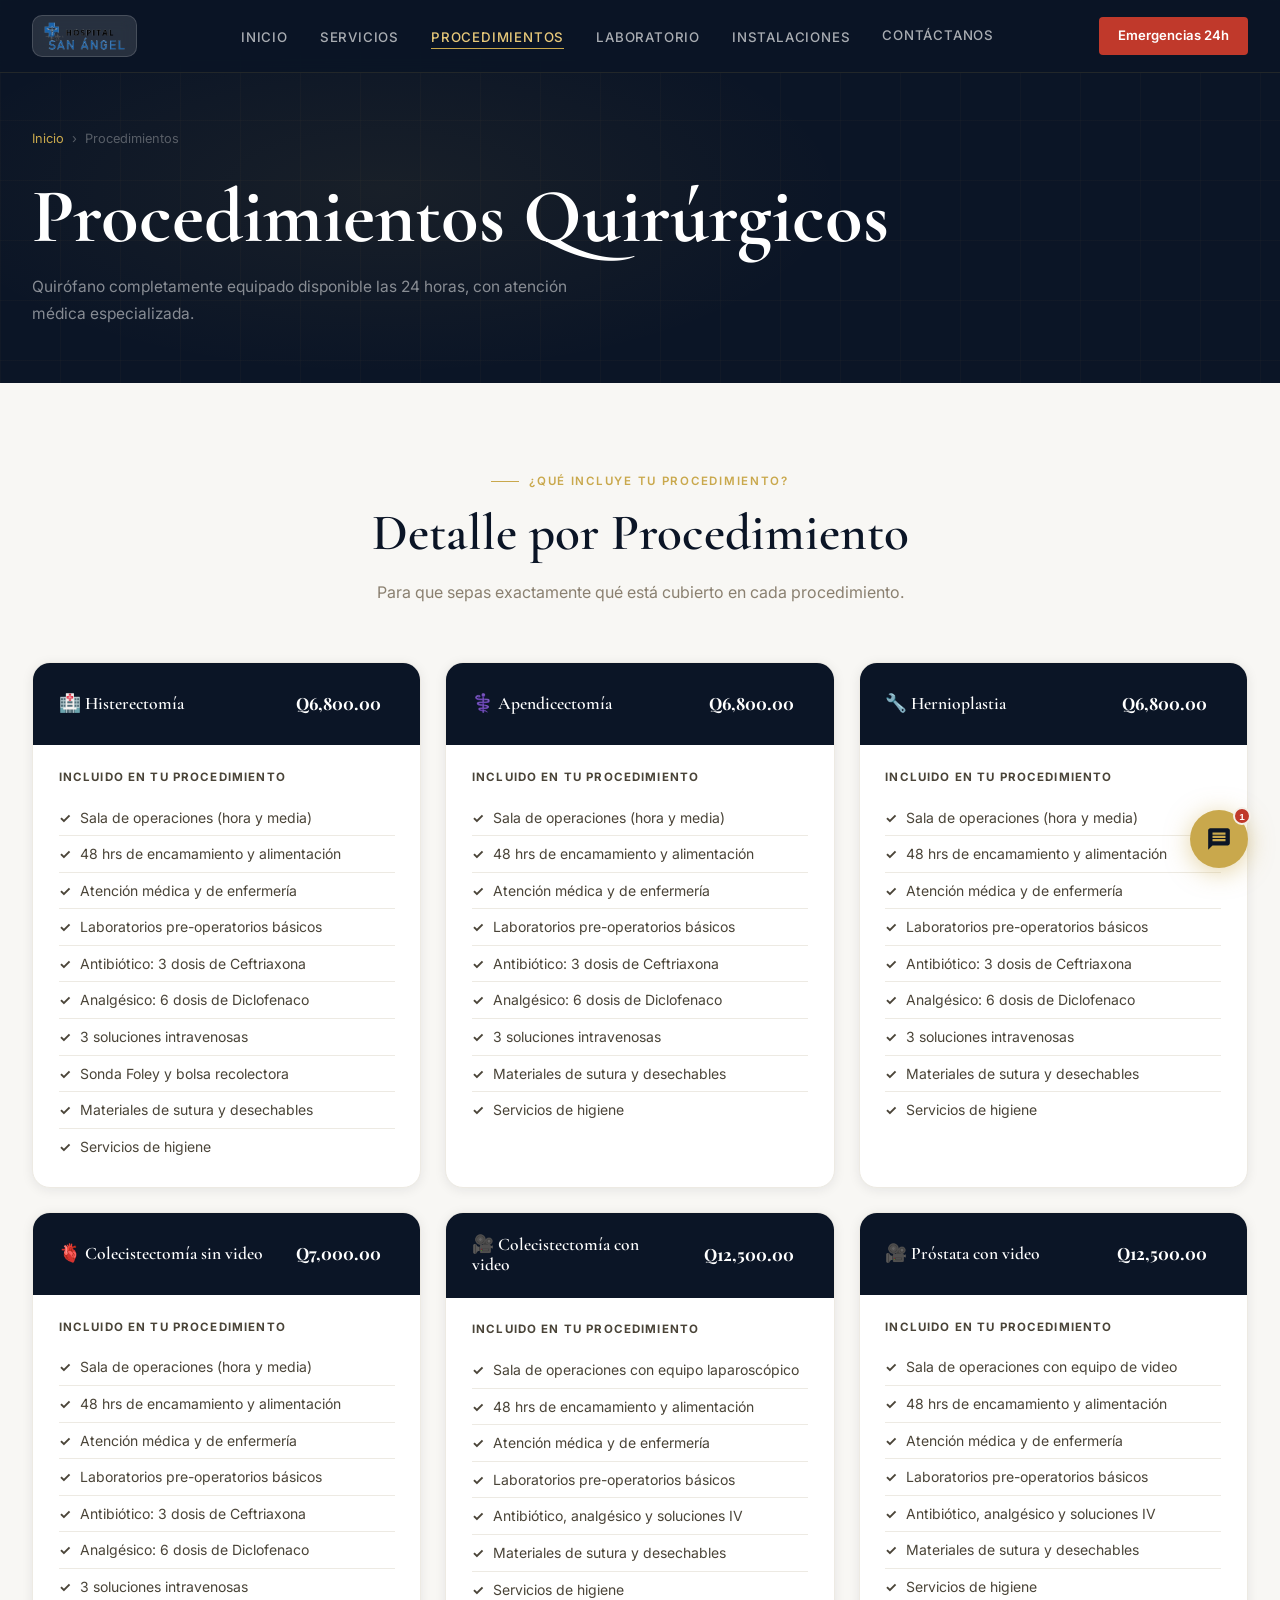
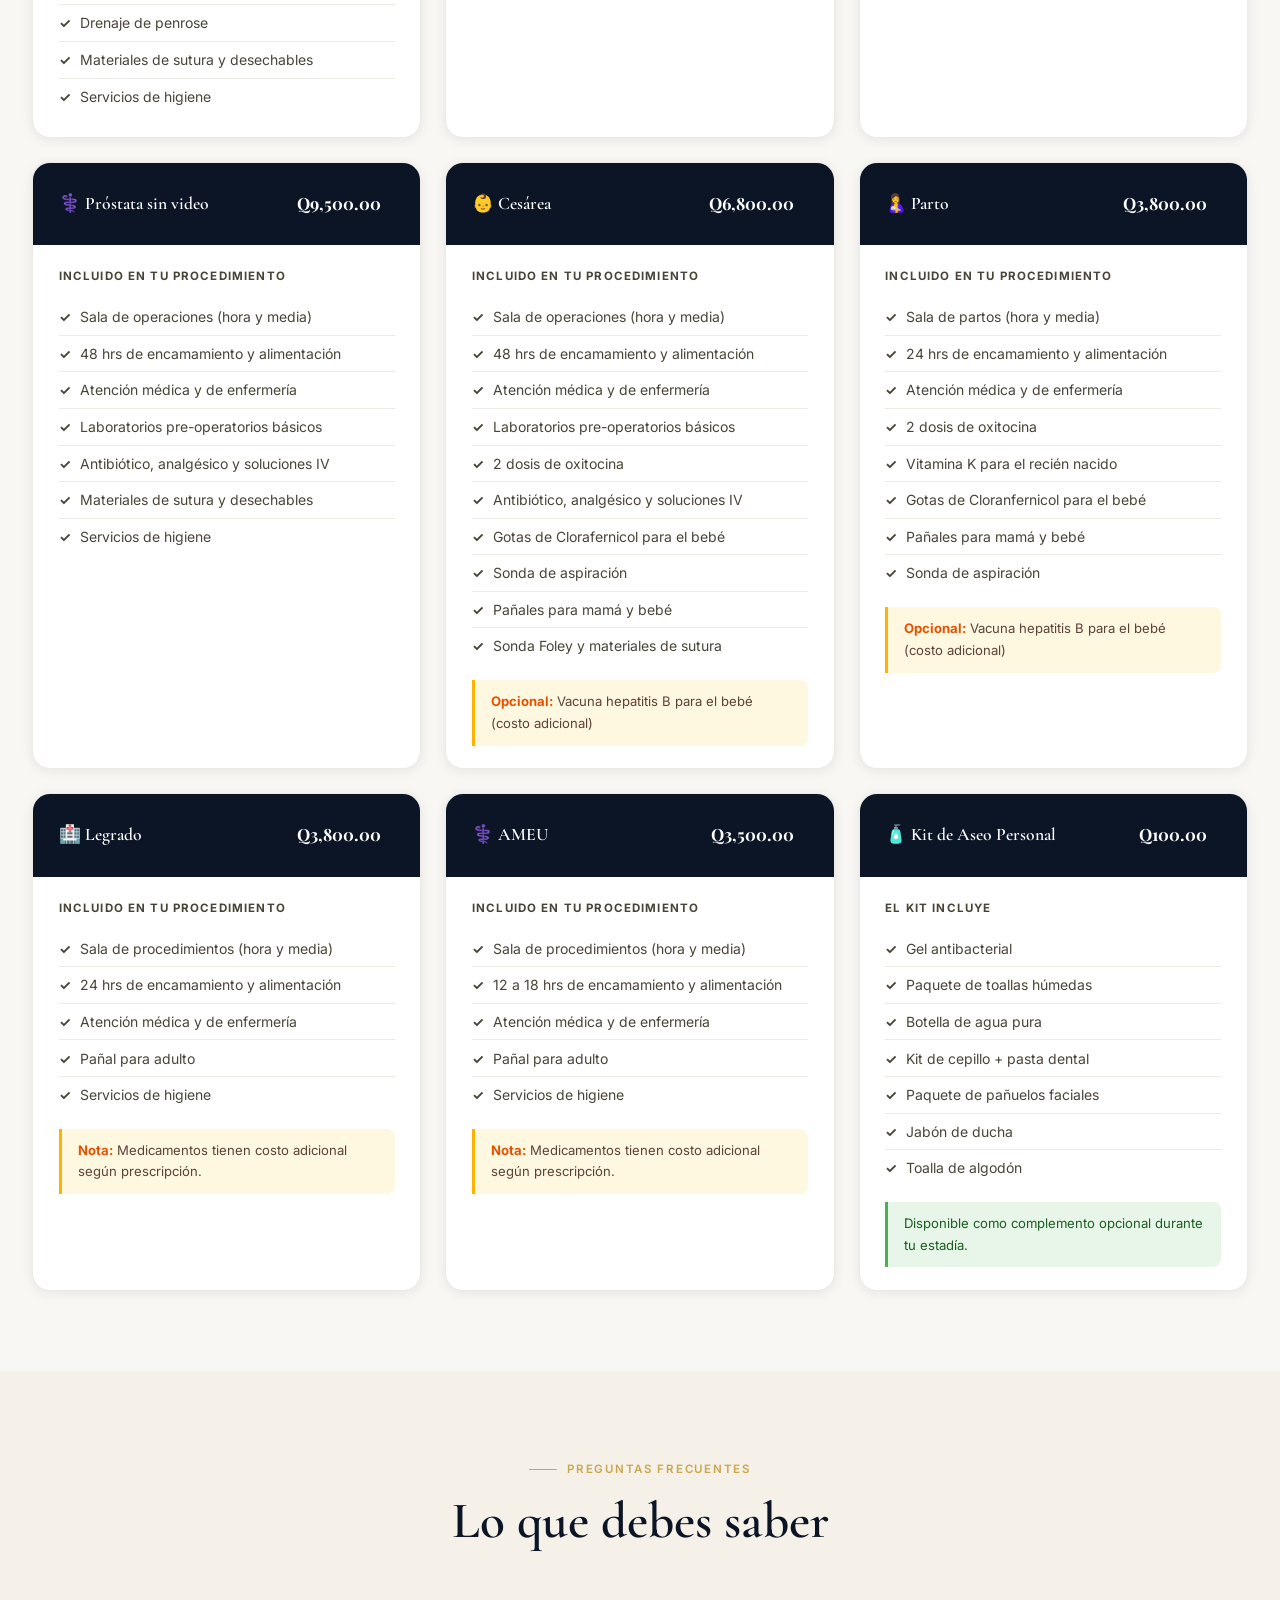
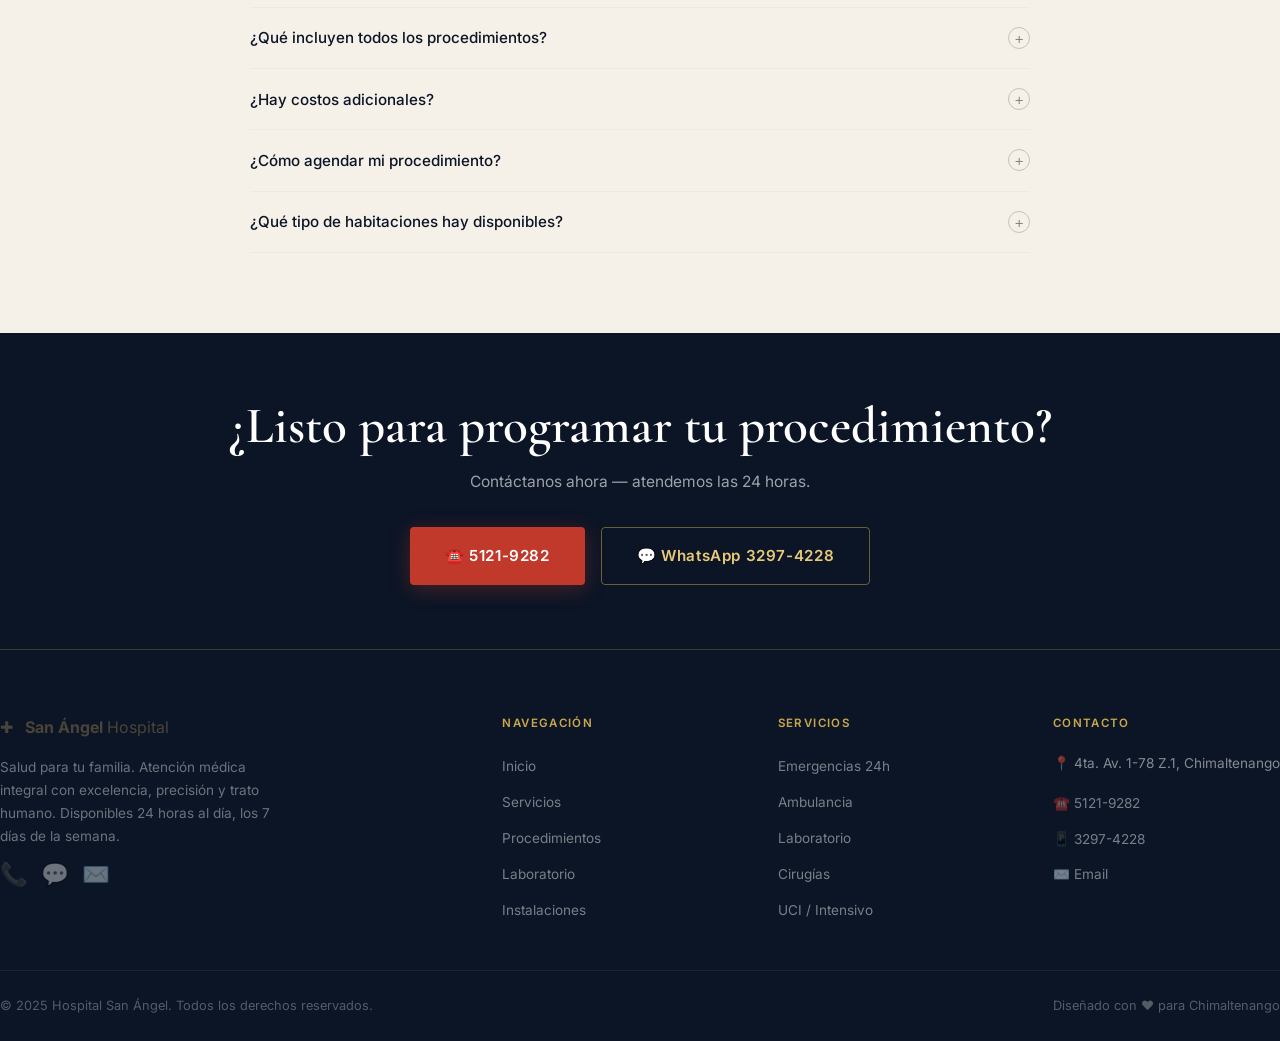
<file: pages/procedimientos.html>
<!DOCTYPE html>
<html lang="es">
<head>
  <meta charset="UTF-8">
  <meta name="referrer" content="strict-origin-when-cross-origin">
  <meta name="viewport" content="width=device-width, initial-scale=1.0">
  <title>Procedimientos Quirúrgicos – Hospital San Ángel Chimaltenango</title>
  <meta name="description" content="Procedimientos quirúrgicos 24 horas: histerectomía, apendicectomía, cesáreas, hernioplastia, colecistectomía y más. Hospital San Ángel, Chimaltenango.">
  <link rel="stylesheet" href="../css/main.css">
  <style>
    /* ── TARJETAS DE PROCEDIMIENTO PARA PACIENTES ── */
    .proc-grid {
      display: grid;
      grid-template-columns: repeat(auto-fill, minmax(340px, 1fr));
      gap: 1.5rem;
    }
    .proc-card {
      background: var(--white);
      border-radius: var(--radius-lg);
      border: 1px solid var(--gray-200);
      box-shadow: var(--shadow-sm);
      overflow: hidden;
      transition: var(--transition);
      display: flex;
      flex-direction: column;
    }
    .proc-card:hover {
      box-shadow: var(--shadow-md);
      transform: translateY(-4px);
      border-color: rgba(21,101,192,0.2);
    }
    .proc-card-header {
      background: var(--navy);
      padding: 1.4rem 1.6rem;
      display: flex;
      align-items: center;
      justify-content: space-between;
      gap: 1rem;
    }
    .proc-card-header h3 {
      color: var(--white);
      font-size: 1.1rem;
      margin: 0;
    }
    .proc-price-tag {
      background: var(--blue);
      color: var(--white);
      border-radius: 10px;
      padding: 5px 14px;
      font-family: 'Playfair Display', serif;
      font-size: 1.05rem;
      font-weight: 700;
      white-space: nowrap;
      flex-shrink: 0;
    }
    .proc-card-body {
      padding: 1.4rem 1.6rem;
      flex: 1;
    }
    .proc-includes-label {
      font-size: 0.72rem;
      font-weight: 700;
      letter-spacing: 0.1em;
      text-transform: uppercase;
      color: var(--blue);
      margin-bottom: 0.8rem;
      display: flex;
      align-items: center;
      gap: 6px;
    }
    .proc-includes-label::after {
      content: '';
      flex: 1;
      height: 1px;
      background: var(--blue-pale);
    }
    .proc-list {
      list-style: none;
      margin: 0;
      padding: 0;
    }
    .proc-list li {
      display: flex;
      align-items: flex-start;
      gap: 9px;
      padding: 0.38rem 0;
      font-size: 0.875rem;
      color: var(--gray-700);
      border-bottom: 1px solid var(--gray-200);
    }
    .proc-list li:last-child { border-bottom: none; }
    .proc-list li .ck {
      color: var(--blue);
      font-weight: 700;
      flex-shrink: 0;
      margin-top: 1px;
      font-size: 0.85rem;
    }
    .proc-note {
      margin-top: 1rem;
      padding: 0.7rem 1rem;
      background: #FFF8E1;
      border-left: 3px solid #FFB300;
      border-radius: 0 8px 8px 0;
      font-size: 0.82rem;
      color: #5D4037;
    }
    .proc-note strong { color: #E65100; }
  </style>
</head>
<body>

<div id="header-root"></div>

<!-- PAGE HERO -->
<section class="page-hero">
  <div class="container">
    <div class="breadcrumb">
      <a href="../index.html">Inicio</a>
      <span>›</span>
      <span>Procedimientos</span>
    </div>
    <h1 class="fade-in">Procedimientos Quirúrgicos</h1>
    <p class="fade-in fade-in-delay-1">Quirófano completamente equipado disponible las 24 horas, con atención médica especializada.</p>
  </div>
</section>


<!-- DETALLE POR PROCEDIMIENTO PARA PACIENTES -->
<section class="section section-alt">
  <div class="container">
    <div class="section-header">
      <span class="section-label fade-in">¿Qué incluye tu procedimiento?</span>
      <h2 class="section-title fade-in fade-in-delay-1">Detalle por Procedimiento</h2>
      <p class="section-desc fade-in fade-in-delay-2">Para que sepas exactamente qué está cubierto en cada procedimiento.</p>
    </div>

    <div class="proc-grid">

      <!-- HISTERECTOMÍA -->
      <div class="proc-card fade-in" id="histerectomia">
        <div class="proc-card-header">
          <h3>🏥 Histerectomía</h3>
          <span class="proc-price-tag">Q6,800.00</span>
        </div>
        <div class="proc-card-body">
          <div class="proc-includes-label">Incluido en tu procedimiento</div>
          <ul class="proc-list">
            <li><span class="ck">✓</span> Sala de operaciones (hora y media)</li>
            <li><span class="ck">✓</span> 48 hrs de encamamiento y alimentación</li>
            <li><span class="ck">✓</span> Atención médica y de enfermería</li>
            <li><span class="ck">✓</span> Laboratorios pre-operatorios básicos</li>
            <li><span class="ck">✓</span> Antibiótico: 3 dosis de Ceftriaxona</li>
            <li><span class="ck">✓</span> Analgésico: 6 dosis de Diclofenaco</li>
            <li><span class="ck">✓</span> 3 soluciones intravenosas</li>
            <li><span class="ck">✓</span> Sonda Foley y bolsa recolectora</li>
            <li><span class="ck">✓</span> Materiales de sutura y desechables</li>
            <li><span class="ck">✓</span> Servicios de higiene</li>
          </ul>
        </div>
      </div>

      <!-- APENDICECTOMÍA -->
      <div class="proc-card fade-in fade-in-delay-1" id="apendicectomia">
        <div class="proc-card-header">
          <h3>⚕️ Apendicectomía</h3>
          <span class="proc-price-tag">Q6,800.00</span>
        </div>
        <div class="proc-card-body">
          <div class="proc-includes-label">Incluido en tu procedimiento</div>
          <ul class="proc-list">
            <li><span class="ck">✓</span> Sala de operaciones (hora y media)</li>
            <li><span class="ck">✓</span> 48 hrs de encamamiento y alimentación</li>
            <li><span class="ck">✓</span> Atención médica y de enfermería</li>
            <li><span class="ck">✓</span> Laboratorios pre-operatorios básicos</li>
            <li><span class="ck">✓</span> Antibiótico: 3 dosis de Ceftriaxona</li>
            <li><span class="ck">✓</span> Analgésico: 6 dosis de Diclofenaco</li>
            <li><span class="ck">✓</span> 3 soluciones intravenosas</li>
            <li><span class="ck">✓</span> Materiales de sutura y desechables</li>
            <li><span class="ck">✓</span> Servicios de higiene</li>
          </ul>
        </div>
      </div>

      <!-- HERNIOPLASTIA -->
      <div class="proc-card fade-in fade-in-delay-2" id="hernioplastia">
        <div class="proc-card-header">
          <h3>🔧 Hernioplastia</h3>
          <span class="proc-price-tag">Q6,800.00</span>
        </div>
        <div class="proc-card-body">
          <div class="proc-includes-label">Incluido en tu procedimiento</div>
          <ul class="proc-list">
            <li><span class="ck">✓</span> Sala de operaciones (hora y media)</li>
            <li><span class="ck">✓</span> 48 hrs de encamamiento y alimentación</li>
            <li><span class="ck">✓</span> Atención médica y de enfermería</li>
            <li><span class="ck">✓</span> Laboratorios pre-operatorios básicos</li>
            <li><span class="ck">✓</span> Antibiótico: 3 dosis de Ceftriaxona</li>
            <li><span class="ck">✓</span> Analgésico: 6 dosis de Diclofenaco</li>
            <li><span class="ck">✓</span> 3 soluciones intravenosas</li>
            <li><span class="ck">✓</span> Materiales de sutura y desechables</li>
            <li><span class="ck">✓</span> Servicios de higiene</li>
          </ul>
        </div>
      </div>

      <!-- COLECISTECTOMÍA SIN VIDEO -->
      <div class="proc-card fade-in" id="colecistectomia">
        <div class="proc-card-header">
          <h3>🫀 Colecistectomía sin video</h3>
          <span class="proc-price-tag">Q7,000.00</span>
        </div>
        <div class="proc-card-body">
          <div class="proc-includes-label">Incluido en tu procedimiento</div>
          <ul class="proc-list">
            <li><span class="ck">✓</span> Sala de operaciones (hora y media)</li>
            <li><span class="ck">✓</span> 48 hrs de encamamiento y alimentación</li>
            <li><span class="ck">✓</span> Atención médica y de enfermería</li>
            <li><span class="ck">✓</span> Laboratorios pre-operatorios básicos</li>
            <li><span class="ck">✓</span> Antibiótico: 3 dosis de Ceftriaxona</li>
            <li><span class="ck">✓</span> Analgésico: 6 dosis de Diclofenaco</li>
            <li><span class="ck">✓</span> 3 soluciones intravenosas</li>
            <li><span class="ck">✓</span> Drenaje de penrose</li>
            <li><span class="ck">✓</span> Materiales de sutura y desechables</li>
            <li><span class="ck">✓</span> Servicios de higiene</li>
          </ul>
        </div>
      </div>

      <!-- COLECISTECTOMÍA CON VIDEO -->
      <div class="proc-card fade-in fade-in-delay-1" id="colecistectomia-video">
        <div class="proc-card-header">
          <h3>🎥 Colecistectomía con video</h3>
          <span class="proc-price-tag">Q12,500.00</span>
        </div>
        <div class="proc-card-body">
          <div class="proc-includes-label">Incluido en tu procedimiento</div>
          <ul class="proc-list">
            <li><span class="ck">✓</span> Sala de operaciones con equipo laparoscópico</li>
            <li><span class="ck">✓</span> 48 hrs de encamamiento y alimentación</li>
            <li><span class="ck">✓</span> Atención médica y de enfermería</li>
            <li><span class="ck">✓</span> Laboratorios pre-operatorios básicos</li>
            <li><span class="ck">✓</span> Antibiótico, analgésico y soluciones IV</li>
            <li><span class="ck">✓</span> Materiales de sutura y desechables</li>
            <li><span class="ck">✓</span> Servicios de higiene</li>
          </ul>
        </div>
      </div>

      <!-- PRÓSTATA CON VIDEO -->
      <div class="proc-card fade-in fade-in-delay-2" id="prostata-video">
        <div class="proc-card-header">
          <h3>🎥 Próstata con video</h3>
          <span class="proc-price-tag">Q12,500.00</span>
        </div>
        <div class="proc-card-body">
          <div class="proc-includes-label">Incluido en tu procedimiento</div>
          <ul class="proc-list">
            <li><span class="ck">✓</span> Sala de operaciones con equipo de video</li>
            <li><span class="ck">✓</span> 48 hrs de encamamiento y alimentación</li>
            <li><span class="ck">✓</span> Atención médica y de enfermería</li>
            <li><span class="ck">✓</span> Laboratorios pre-operatorios básicos</li>
            <li><span class="ck">✓</span> Antibiótico, analgésico y soluciones IV</li>
            <li><span class="ck">✓</span> Materiales de sutura y desechables</li>
            <li><span class="ck">✓</span> Servicios de higiene</li>
          </ul>
        </div>
      </div>

      <!-- PRÓSTATA SIN VIDEO -->
      <div class="proc-card fade-in" id="prostata">
        <div class="proc-card-header">
          <h3>⚕️ Próstata sin video</h3>
          <span class="proc-price-tag">Q9,500.00</span>
        </div>
        <div class="proc-card-body">
          <div class="proc-includes-label">Incluido en tu procedimiento</div>
          <ul class="proc-list">
            <li><span class="ck">✓</span> Sala de operaciones (hora y media)</li>
            <li><span class="ck">✓</span> 48 hrs de encamamiento y alimentación</li>
            <li><span class="ck">✓</span> Atención médica y de enfermería</li>
            <li><span class="ck">✓</span> Laboratorios pre-operatorios básicos</li>
            <li><span class="ck">✓</span> Antibiótico, analgésico y soluciones IV</li>
            <li><span class="ck">✓</span> Materiales de sutura y desechables</li>
            <li><span class="ck">✓</span> Servicios de higiene</li>
          </ul>
        </div>
      </div>

      <!-- CESÁREA -->
      <div class="proc-card fade-in fade-in-delay-1" id="cesarea">
        <div class="proc-card-header">
          <h3>👶 Cesárea</h3>
          <span class="proc-price-tag">Q6,800.00</span>
        </div>
        <div class="proc-card-body">
          <div class="proc-includes-label">Incluido en tu procedimiento</div>
          <ul class="proc-list">
            <li><span class="ck">✓</span> Sala de operaciones (hora y media)</li>
            <li><span class="ck">✓</span> 48 hrs de encamamiento y alimentación</li>
            <li><span class="ck">✓</span> Atención médica y de enfermería</li>
            <li><span class="ck">✓</span> Laboratorios pre-operatorios básicos</li>
            <li><span class="ck">✓</span> 2 dosis de oxitocina</li>
            <li><span class="ck">✓</span> Antibiótico, analgésico y soluciones IV</li>
            <li><span class="ck">✓</span> Gotas de Clorafernicol para el bebé</li>
            <li><span class="ck">✓</span> Sonda de aspiración</li>
            <li><span class="ck">✓</span> Pañales para mamá y bebé</li>
            <li><span class="ck">✓</span> Sonda Foley y materiales de sutura</li>
          </ul>
          <div class="proc-note">
            <strong>Opcional:</strong> Vacuna hepatitis B para el bebé (costo adicional)
          </div>
        </div>
      </div>

      <!-- PARTO -->
      <div class="proc-card fade-in fade-in-delay-2" id="parto">
        <div class="proc-card-header">
          <h3>🤱 Parto</h3>
          <span class="proc-price-tag">Q3,800.00</span>
        </div>
        <div class="proc-card-body">
          <div class="proc-includes-label">Incluido en tu procedimiento</div>
          <ul class="proc-list">
            <li><span class="ck">✓</span> Sala de partos (hora y media)</li>
            <li><span class="ck">✓</span> 24 hrs de encamamiento y alimentación</li>
            <li><span class="ck">✓</span> Atención médica y de enfermería</li>
            <li><span class="ck">✓</span> 2 dosis de oxitocina</li>
            <li><span class="ck">✓</span> Vitamina K para el recién nacido</li>
            <li><span class="ck">✓</span> Gotas de Cloranfernicol para el bebé</li>
            <li><span class="ck">✓</span> Pañales para mamá y bebé</li>
            <li><span class="ck">✓</span> Sonda de aspiración</li>
          </ul>
          <div class="proc-note">
            <strong>Opcional:</strong> Vacuna hepatitis B para el bebé (costo adicional)
          </div>
        </div>
      </div>

      <!-- LEGRADO -->
      <div class="proc-card fade-in" id="legrado">
        <div class="proc-card-header">
          <h3>🏥 Legrado</h3>
          <span class="proc-price-tag">Q3,800.00</span>
        </div>
        <div class="proc-card-body">
          <div class="proc-includes-label">Incluido en tu procedimiento</div>
          <ul class="proc-list">
            <li><span class="ck">✓</span> Sala de procedimientos (hora y media)</li>
            <li><span class="ck">✓</span> 24 hrs de encamamiento y alimentación</li>
            <li><span class="ck">✓</span> Atención médica y de enfermería</li>
            <li><span class="ck">✓</span> Pañal para adulto</li>
            <li><span class="ck">✓</span> Servicios de higiene</li>
          </ul>
          <div class="proc-note">
            <strong>Nota:</strong> Medicamentos tienen costo adicional según prescripción.
          </div>
        </div>
      </div>

      <!-- AMEU -->
      <div class="proc-card fade-in fade-in-delay-1" id="ameu">
        <div class="proc-card-header">
          <h3>⚕️ AMEU</h3>
          <span class="proc-price-tag">Q3,500.00</span>
        </div>
        <div class="proc-card-body">
          <div class="proc-includes-label">Incluido en tu procedimiento</div>
          <ul class="proc-list">
            <li><span class="ck">✓</span> Sala de procedimientos (hora y media)</li>
            <li><span class="ck">✓</span> 12 a 18 hrs de encamamiento y alimentación</li>
            <li><span class="ck">✓</span> Atención médica y de enfermería</li>
            <li><span class="ck">✓</span> Pañal para adulto</li>
            <li><span class="ck">✓</span> Servicios de higiene</li>
          </ul>
          <div class="proc-note">
            <strong>Nota:</strong> Medicamentos tienen costo adicional según prescripción.
          </div>
        </div>
      </div>

      <!-- KIT DE ASEO -->
      <div class="proc-card fade-in fade-in-delay-2" id="kit">
        <div class="proc-card-header">
          <h3>🧴 Kit de Aseo Personal</h3>
          <span class="proc-price-tag">Q100.00</span>
        </div>
        <div class="proc-card-body">
          <div class="proc-includes-label">El kit incluye</div>
          <ul class="proc-list">
            <li><span class="ck">✓</span> Gel antibacterial</li>
            <li><span class="ck">✓</span> Paquete de toallas húmedas</li>
            <li><span class="ck">✓</span> Botella de agua pura</li>
            <li><span class="ck">✓</span> Kit de cepillo + pasta dental</li>
            <li><span class="ck">✓</span> Paquete de pañuelos faciales</li>
            <li><span class="ck">✓</span> Jabón de ducha</li>
            <li><span class="ck">✓</span> Toalla de algodón</li>
          </ul>
          <div class="proc-note" style="background:#E8F5E9; border-color:#4CAF50; color:#1B5E20;">
            Disponible como complemento opcional durante tu estadía.
          </div>
        </div>
      </div>

    </div><!-- /proc-grid -->
  </div>
</section>

<!-- PREGUNTAS FRECUENTES -->
<section class="section">
  <div class="container">
    <div class="section-header">
      <span class="section-label">Preguntas frecuentes</span>
      <h2 class="section-title">Lo que debes saber</h2>
    </div>
    <div style="max-width:800px; margin:0 auto;" class="fade-in">
      <div class="accordion">
        <div class="accordion-item">
          <button class="accordion-btn" aria-expanded="false"><span>¿Qué incluyen todos los procedimientos?</span><span class="accordion-icon">+</span></button>
          <div class="accordion-body">
            <ul class="includes-list">
              <li>Laboratorios pre-operatorios básicos: Hematología, BUN, Creatinina, Glucosa</li>
              <li>Comida durante la estadía</li>
              <li>Atención médica especializada</li>
              <li>Atención de enfermería 24 horas</li>
              <li>Servicios de higiene</li>
              <li>Encamamiento en habitación semiprivada</li>
            </ul>
          </div>
        </div>
        <div class="accordion-item">
          <button class="accordion-btn" aria-expanded="false"><span>¿Hay costos adicionales?</span><span class="accordion-icon">+</span></button>
          <div class="accordion-body">
            <ul class="includes-list">
              <li>Exámenes adicionales a los pre-operatorios básicos tienen costo extra</li>
              <li>El precio puede variar según la edad del paciente</li>
              <li>Las complicaciones tienen costo adicional con previa autorización</li>
              <li>La habitación privada tiene costo adicional: <strong>Q850.00 por 24 horas</strong></li>
              <li>Kit de aseo personal: Q100.00 adicional (opcional)</li>
              <li>Medicamentos fuera de lo indicado en el paquete se cobran por separado</li>
            </ul>
          </div>
        </div>
        <div class="accordion-item">
          <button class="accordion-btn" aria-expanded="false"><span>¿Cómo agendar mi procedimiento?</span><span class="accordion-icon">+</span></button>
          <div class="accordion-body">
            <p style="margin-bottom:0.8rem;">Comunícate con nosotros para programar tu procedimiento:</p>
            <ul class="includes-list">
              <li>📱 WhatsApp: <strong>3297-4228</strong></li>
              <li>☎️ Teléfono: <strong>5121-9282</strong></li>
              <li>✉️ <strong>sanatoriosanangel@gmail.com</strong></li>
            </ul>
            <p style="margin-top:0.8rem; color:var(--blue); font-weight:500;">También atendemos procedimientos de urgencia las 24 horas.</p>
          </div>
        </div>
        <div class="accordion-item">
          <button class="accordion-btn" aria-expanded="false"><span>¿Qué tipo de habitaciones hay disponibles?</span><span class="accordion-icon">+</span></button>
          <div class="accordion-body">
            <ul class="includes-list">
              <li><strong>Semiprivada (incluida):</strong> espacio amplio, cama hospitalaria, TV, sillones</li>
              <li><strong>Privada (Q850 adicional/24h):</strong> baño privado, ducha, espacio amplio, área abierta, cama hospitalaria, TV</li>
            </ul>
          </div>
        </div>
      </div>
    </div>
  </div>
</section>

<!-- CTA -->
<section style="background:var(--navy); padding:4rem 0;">
  <div class="container" style="text-align:center;">
    <h2 style="color:white; margin-bottom:0.8rem;" class="fade-in">¿Listo para programar tu procedimiento?</h2>
    <p style="color:rgba(255,255,255,0.6); margin-bottom:2rem;" class="fade-in">Contáctanos ahora — atendemos las 24 horas.</p>
    <div style="display:flex; gap:1rem; justify-content:center; flex-wrap:wrap;" class="fade-in">
      <a href="tel:51219282" class="btn btn-red btn-lg">☎️ 5121-9282</a>
      <a href="https://wa.me/50232974228" class="btn btn-outline btn-lg">💬 WhatsApp 3297-4228</a>
    </div>
  </div>
</section>

<div id="footer-root"></div>
<div id="chatbot-root"></div>

<script src="../js/components.js"></script>
<script src="../js/main.js"></script>
<script>
  document.getElementById('header-root').innerHTML = renderHeader('procedimientos');
  document.getElementById('footer-root').innerHTML = renderFooter(true);
  document.getElementById('chatbot-root').innerHTML = renderChatbot();
</script>
</body>
</html>
</file>
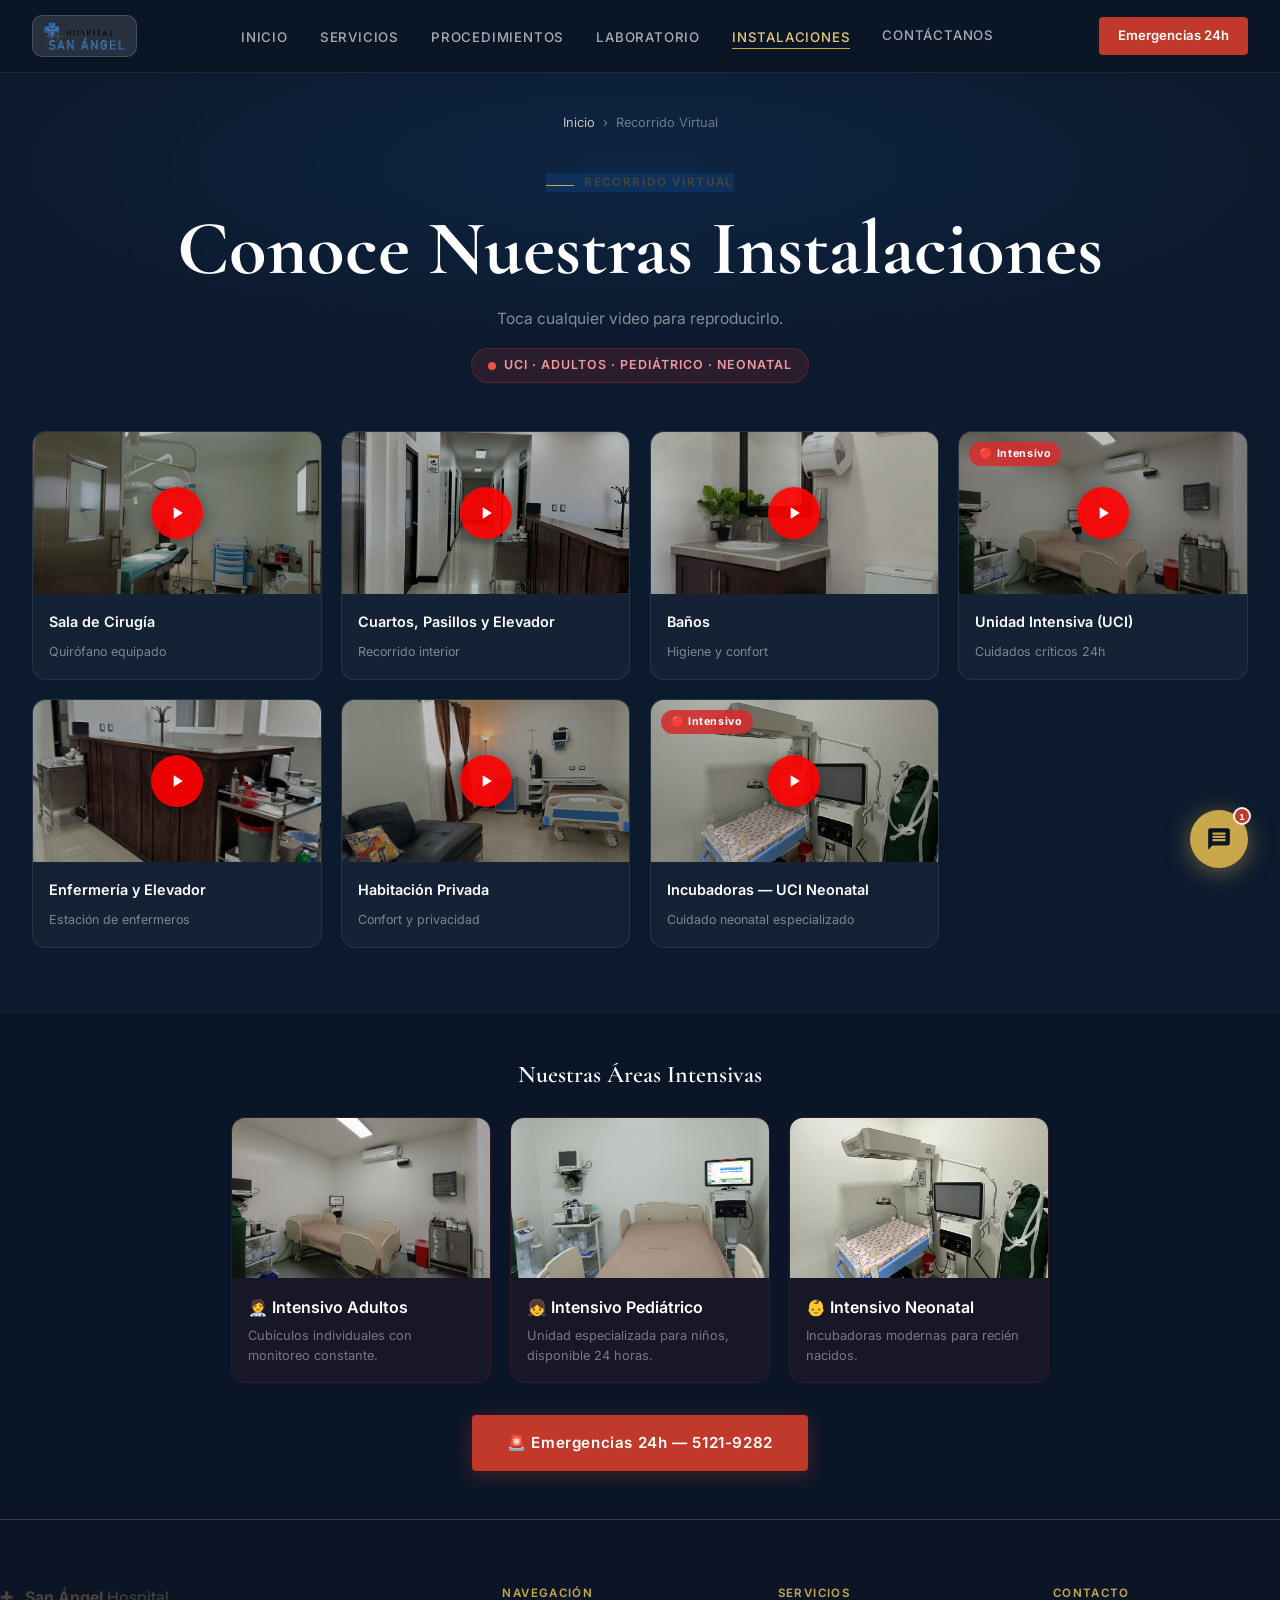
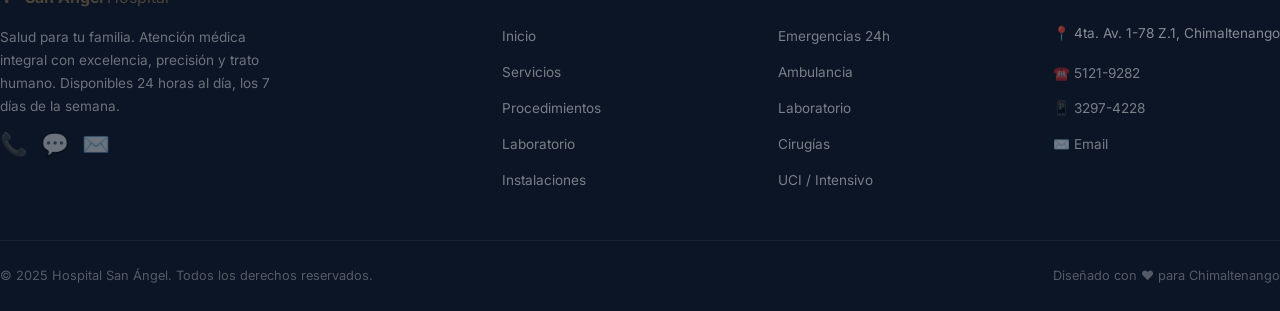
<file: pages/recorrido.html>
<!DOCTYPE html>
<html lang="es">
<head>
  <meta charset="UTF-8">
  <meta name="viewport" content="width=device-width, initial-scale=1.0">
  <title>Recorrido Virtual – Hospital San Ángel Chimaltenango</title>
  <link rel="stylesheet" href="../css/main.css">
  <style>
    body { background: #0C1A2E; }

    .vp-hero {
      background: #0C1A2E;
      padding: clamp(5.5rem, 10vw, 7rem) 0 2rem;
      text-align: center; position: relative; overflow: hidden;
    }
    .vp-hero::before {
      content:''; position:absolute; inset:0;
      background: radial-gradient(ellipse 70% 60% at 50% 40%, rgba(21,101,192,0.15) 0%, transparent 70%);
    }
    .vp-hero h1 { color: white; }
    .vp-hero p  { color: rgba(255,255,255,0.5); max-width:540px; margin:.8rem auto 0; }
    .breadcrumb { justify-content:center; }
    .breadcrumb a { color: var(--blue-light); }
    .breadcrumb span { color: rgba(255,255,255,0.4); }

    /* ── VIDEO GRID ── */
    .vgrid {
      display: grid;
      grid-template-columns: repeat(auto-fill, minmax(240px, 1fr));
      gap: 1.2rem;
    }

    .vcard {
      border-radius: 14px;
      overflow: hidden;
      background: rgba(255,255,255,0.04);
      border: 1px solid rgba(255,255,255,0.08);
      cursor: pointer;
      transition: transform 0.3s, border-color 0.3s, box-shadow 0.3s;
    }
    .vcard:hover {
      transform: translateY(-4px);
      border-color: rgba(21,101,192,0.5);
      box-shadow: 0 12px 40px rgba(0,0,0,0.4);
    }
    .vcard-thumb {
      position: relative;
      width: 100%; padding-bottom: 56.25%;
      background: #111; overflow: hidden;
    }
    .vcard-thumb img {
      position: absolute; top:0; left:0;
      width:100%; height:100%; object-fit:cover;
      transition: transform 0.4s;
    }
    .vcard:hover .vcard-thumb img { transform: scale(1.05); }
    .vcard-play {
      position: absolute; inset:0;
      display: flex; align-items:center; justify-content:center;
      background: rgba(0,0,0,0.25);
      transition: background 0.3s;
    }
    .vcard:hover .vcard-play { background: rgba(0,0,0,0.4); }
    .play-btn {
      width: 52px; height: 52px; border-radius: 50%;
      background: rgba(255,0,0,0.9);
      display: flex; align-items:center; justify-content:center;
      box-shadow: 0 4px 20px rgba(0,0,0,0.5);
      transition: transform 0.2s;
    }
    .vcard:hover .play-btn { transform: scale(1.1); }
    .badge-uci {
      position: absolute; top:10px; left:10px;
      background: rgba(211,47,47,0.9); color:white;
      border-radius:100px; padding:3px 10px;
      font-size:0.67rem; font-weight:700; letter-spacing:0.06em;
    }
    .vcard-body { padding: 1rem; }
    .vcard-body strong { display:block; color:white; font-size:0.9rem; font-weight:600; margin-bottom:3px; }
    .vcard-body span   { color:rgba(255,255,255,0.45); font-size:0.78rem; }

    /* ── MODAL ── */
    .modal-overlay {
      display: none;
      position: fixed; inset: 0; z-index: 9999;
      background: rgba(0,0,0,0.92);
      align-items: center; justify-content: center;
      padding: 1rem;
    }
    .modal-overlay.open { display: flex; }

    .modal-box {
      position: relative;
      width: 100%; max-width: 700px;
      animation: modalIn 0.25s ease;
    }
    @keyframes modalIn {
      from { opacity:0; transform:scale(0.93); }
      to   { opacity:1; transform:scale(1); }
    }

    .modal-close {
      position: absolute; top: -44px; right: 0;
      background: none; border: none;
      color: white; font-size: 2rem; cursor: pointer;
      line-height: 1; opacity: 0.7;
      transition: opacity 0.2s;
    }
    .modal-close:hover { opacity: 1; }

    .modal-video {
      width: 100%;
      border-radius: 12px;
      overflow: hidden;
      background: #000;
      box-shadow: 0 24px 60px rgba(0,0,0,0.8);
    }
    .modal-video video {
      display: block;
      width: 100%;
      height: auto;
      max-height: 80vh;
      background: #000;
    }

    .modal-info {
      margin-top: 1rem;
      display: flex; align-items:center; gap:10px;
    }
    .modal-dot {
      width:8px; height:8px; border-radius:50%;
      background:var(--red); animation:pulse-red 1.5s infinite; flex-shrink:0;
    }
    .modal-title { color:white; font-size:1rem; font-family:'Playfair Display',serif; font-weight:700; }
    .modal-desc  { color:rgba(255,255,255,0.45); font-size:0.8rem; margin-top:2px; }

    @media (max-width: 600px) {
      .vgrid { grid-template-columns: 1fr 1fr; gap: 0.8rem; }
      .vcard-body { padding: 0.7rem; }
      .vcard-body strong { font-size: 0.8rem; }
      .play-btn { width: 38px; height: 38px; }
      .play-btn svg { width: 14px; height: 14px; }
    }
  </style>
</head>
<body>
<div id="header-root"></div>

<section class="vp-hero">
  <div class="container" style="position:relative;z-index:1;">
    <div class="breadcrumb fade-in">
      <a href="../index.html">Inicio</a><span>›</span><span>Recorrido Virtual</span>
    </div>
    <div class="section-label fade-in" style="background:rgba(21,101,192,.2);color:var(--blue-light);display:inline-block;margin:1rem auto .8rem;">Recorrido Virtual</div>
    <h1 class="fade-in fade-in-delay-1">Conoce Nuestras Instalaciones</h1>
    <p class="fade-in fade-in-delay-2">Toca cualquier video para reproducirlo.</p>
    <div style="margin-top:1rem;" class="fade-in fade-in-delay-3">
      <div style="display:inline-flex;align-items:center;gap:8px;background:rgba(211,47,47,.15);border:1px solid rgba(211,47,47,.3);border-radius:100px;padding:6px 16px;">
        <span style="width:8px;height:8px;background:#EF5350;border-radius:50%;animation:pulse-red 1.5s infinite;display:block;flex-shrink:0;"></span>
        <span style="color:#EF9A9A;font-size:.78rem;font-weight:600;letter-spacing:.08em;text-transform:uppercase;">UCI · Adultos · Pediátrico · Neonatal</span>
      </div>
    </div>
  </div>
</section>

<!-- VIDEO GRID -->
<section style="background:#0C1A2E;padding:1rem 0 4rem;">
  <div class="container">
    <div class="vgrid fade-in" id="videoGrid"></div>
  </div>
</section>

<!-- MODAL -->
<div class="modal-overlay" id="modalOverlay" onclick="closeModal(event)">
  <div class="modal-box">
    <button class="modal-close" onclick="closeModal()">&times;</button>
    <div class="modal-video">
      <video id="modalVideo" controls playsinline preload="none">
        <source id="modalSource" src="" type="video/mp4">
      </video>
    </div>
    <div class="modal-info">
      <span class="modal-dot"></span>
      <div>
        <div class="modal-title" id="modalTitle"></div>
        <div class="modal-desc"  id="modalDesc"></div>
      </div>
    </div>
  </div>
</div>

<!-- UCI -->
<section style="background:#0A1628;padding:3rem 0;border-top:1px solid rgba(255,255,255,.05);">
  <div class="container">
    <h2 style="color:white;text-align:center;font-size:1.5rem;margin-bottom:1.8rem;">Nuestras Áreas Intensivas</h2>
    <div style="display:grid;grid-template-columns:repeat(3,minmax(0,260px));gap:1.2rem;justify-content:center;max-width:900px;margin:0 auto;" class="fade-in">
      <div style="border-radius:14px;overflow:hidden;border:1px solid rgba(211,47,47,.2);">
        <div style="height:160px;overflow:hidden;"><img src="../assets/fotos/intensivo-1.jpg" alt="UCI Adultos" style="width:100%;height:100%;object-fit:cover;"></div>
        <div style="padding:1rem;background:rgba(211,47,47,.07);">
          <h4 style="color:white;margin-bottom:.35rem;">🧑‍⚕️ Intensivo Adultos</h4>
          <p style="font-size:.8rem;color:rgba(255,255,255,.42);line-height:1.55;">Cubículos individuales con monitoreo constante.</p>
        </div>
      </div>
      <div style="border-radius:14px;overflow:hidden;border:1px solid rgba(211,47,47,.2);">
        <div style="height:160px;overflow:hidden;"><img src="../assets/fotos/intensivo-2.jpg" alt="UCI Pediátrica" style="width:100%;height:100%;object-fit:cover;"></div>
        <div style="padding:1rem;background:rgba(211,47,47,.07);">
          <h4 style="color:white;margin-bottom:.35rem;">👧 Intensivo Pediátrico</h4>
          <p style="font-size:.8rem;color:rgba(255,255,255,.42);line-height:1.55;">Unidad especializada para niños, disponible 24 horas.</p>
        </div>
      </div>
      <div style="border-radius:14px;overflow:hidden;border:1px solid rgba(211,47,47,.2);">
        <div style="height:160px;overflow:hidden;"><img src="../assets/fotos/incuvadora-neonatal.jpg" alt="UCI Neonatal" style="width:100%;height:100%;object-fit:cover;"></div>
        <div style="padding:1rem;background:rgba(211,47,47,.07);">
          <h4 style="color:white;margin-bottom:.35rem;">👶 Intensivo Neonatal</h4>
          <p style="font-size:.8rem;color:rgba(255,255,255,.42);line-height:1.55;">Incubadoras modernas para recién nacidos.</p>
        </div>
      </div>
    </div>
    <div style="text-align:center;margin-top:2rem;">
      <a href="tel:51219282" class="btn btn-red btn-lg">🚨 Emergencias 24h — 5121-9282</a>
    </div>
  </div>
</section>

<div id="footer-root"></div>
<div id="chatbot-root"></div>
<script src="../js/components.js"></script>
<script src="../js/main.js"></script>
<script>
document.getElementById('header-root').innerHTML = renderHeader('instalaciones');
document.getElementById('footer-root').innerHTML = renderFooter(true);
document.getElementById('chatbot-root').innerHTML = renderChatbot();

const VIDEOS = [
  { src:'../assets/videos/cirugia.mp4',     title:'Sala de Cirugía',             desc:'Quirófano equipado',            poster:'../assets/fotos/cirugia-1.jpg',          uci:false },
  { src:'../assets/videos/pasillos.mp4',    title:'Cuartos, Pasillos y Elevador', desc:'Recorrido interior',            poster:'../assets/fotos/pasillos.jpg',           uci:false },
  { src:'../assets/videos/banos.mp4',       title:'Baños',                        desc:'Higiene y confort',             poster:'../assets/fotos/bano.jpg',               uci:false },
  { src:'../assets/videos/intensivo.mp4',   title:'Unidad Intensiva (UCI)',        desc:'Cuidados críticos 24h',         poster:'../assets/fotos/intensivo-1.jpg',        uci:true  },
  { src:'../assets/videos/enfermeria.mp4',  title:'Enfermería y Elevador',         desc:'Estación de enfermeros',        poster:'../assets/fotos/area-de-enfermeros.jpg', uci:false },
  { src:'../assets/videos/habitacion.mp4',  title:'Habitación Privada',            desc:'Confort y privacidad',          poster:'../assets/fotos/habitacion-privada.jpg', uci:false },
  { src:'../assets/videos/incubadoras.mp4', title:'Incubadoras — UCI Neonatal',    desc:'Cuidado neonatal especializado',poster:'../assets/fotos/incuvadora-neonatal.jpg',uci:true  }
];

// Build grid
document.getElementById('videoGrid').innerHTML = VIDEOS.map((v,i) => `
  <div class="vcard" onclick="openModal(${i})">
    <div class="vcard-thumb">
      <img src="${v.poster}" alt="${v.title}" loading="lazy">
      <div class="vcard-play">
        <div class="play-btn">
          <svg width="20" height="20" viewBox="0 0 24 24" fill="white"><path d="M8 5v14l11-7z"/></svg>
        </div>
      </div>
      ${v.uci ? '<span class="badge-uci">🔴 Intensivo</span>' : ''}
    </div>
    <div class="vcard-body">
      <strong>${v.title}</strong>
      <span>${v.desc}</span>
    </div>
  </div>
`).join('');

// Modal
const overlay  = document.getElementById('modalOverlay');
const videoEl  = document.getElementById('modalVideo');
const sourceEl = document.getElementById('modalSource');
const titleEl  = document.getElementById('modalTitle');
const descEl   = document.getElementById('modalDesc');

function openModal(i) {
  const v = VIDEOS[i];
  // Pause first, reset, then load new src
  videoEl.pause();
  videoEl.removeAttribute('src');
  sourceEl.setAttribute('src', v.src);
  videoEl.poster = v.poster;
  videoEl.load();
  titleEl.textContent = v.title;
  descEl.textContent  = v.desc;
  overlay.classList.add('open');
  document.body.style.overflow = 'hidden';
  // Play after load
  videoEl.addEventListener('canplay', function onCanPlay() {
    videoEl.play().catch(()=>{});
    videoEl.removeEventListener('canplay', onCanPlay);
  });
}

function closeModal(e) {
  if (e && e.target !== overlay) return;
  videoEl.pause();
  videoEl.removeAttribute('src');
  sourceEl.removeAttribute('src');
  videoEl.load(); // Reset internal state
  overlay.classList.remove('open');
  document.body.style.overflow = '';
}

// Close with Escape key
document.addEventListener('keydown', e => { if (e.key === 'Escape') closeModal(); });
</script>
</body>
</html>
</file>
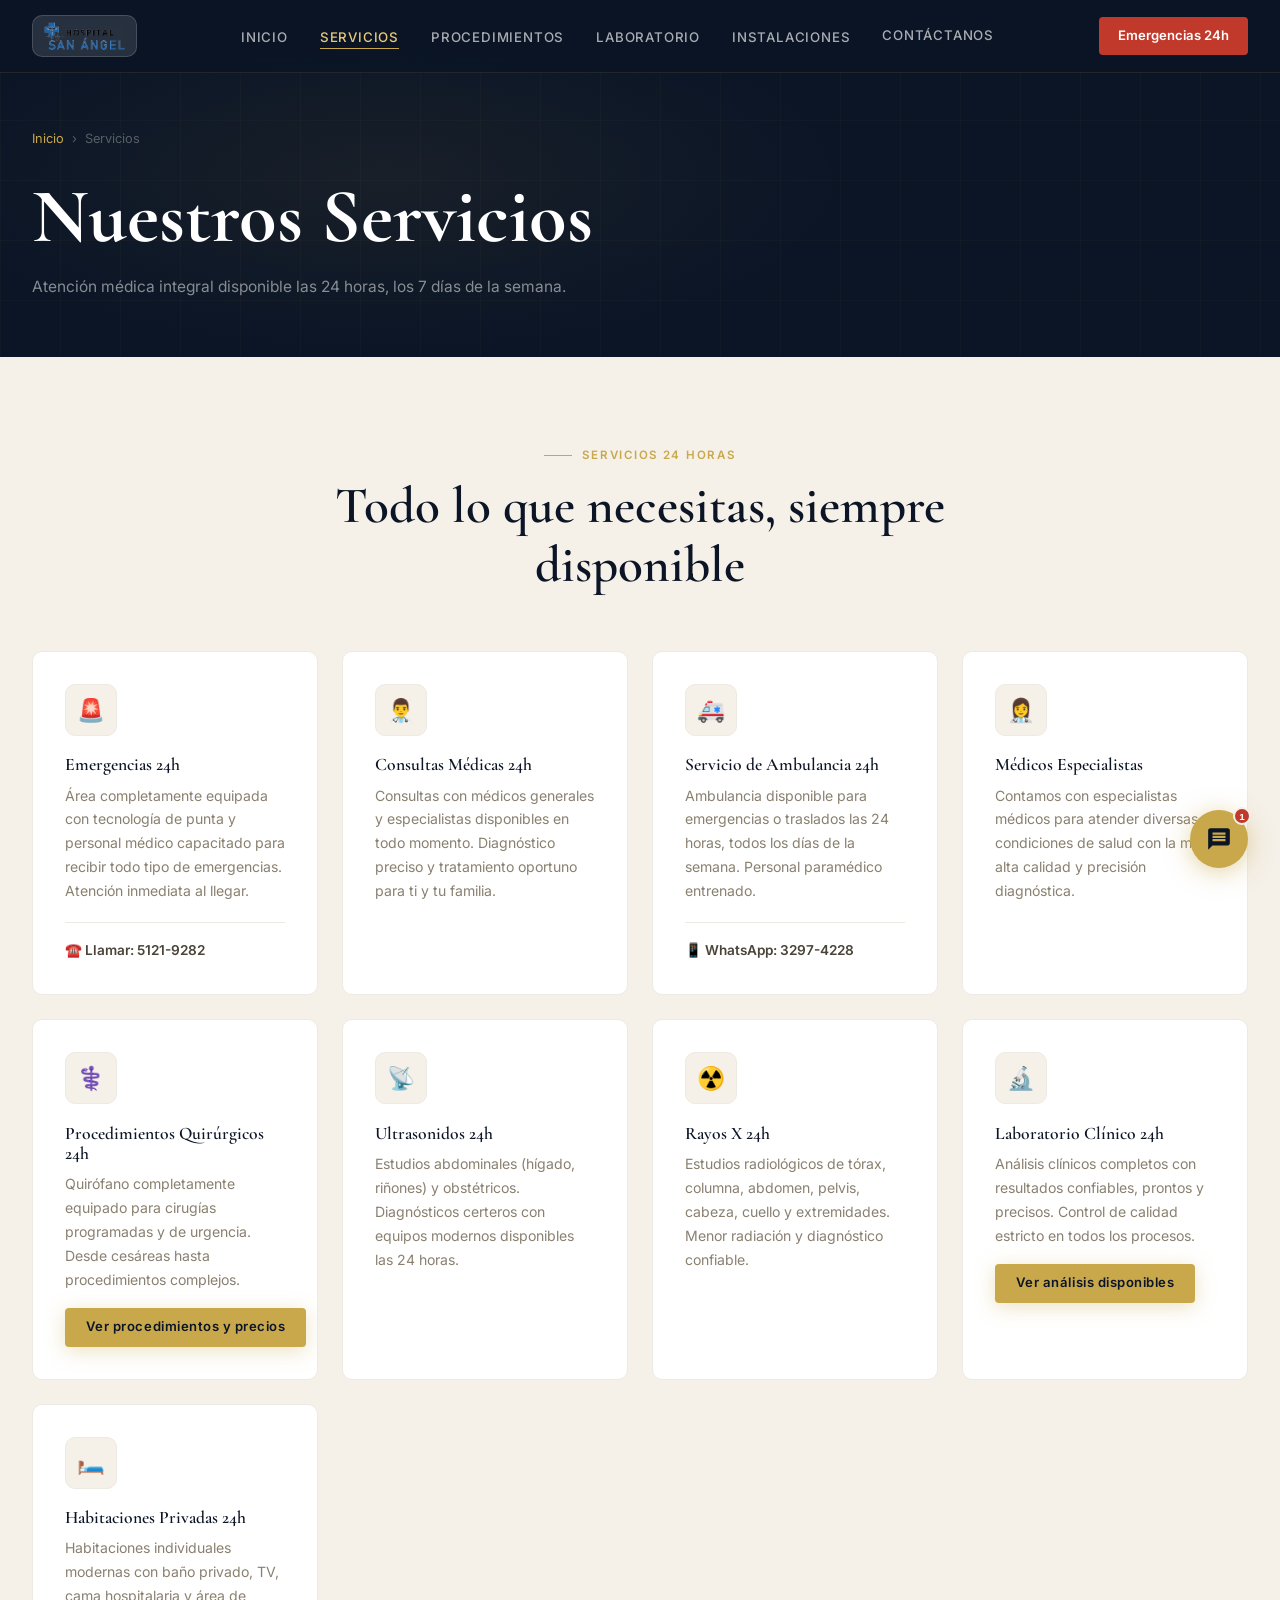
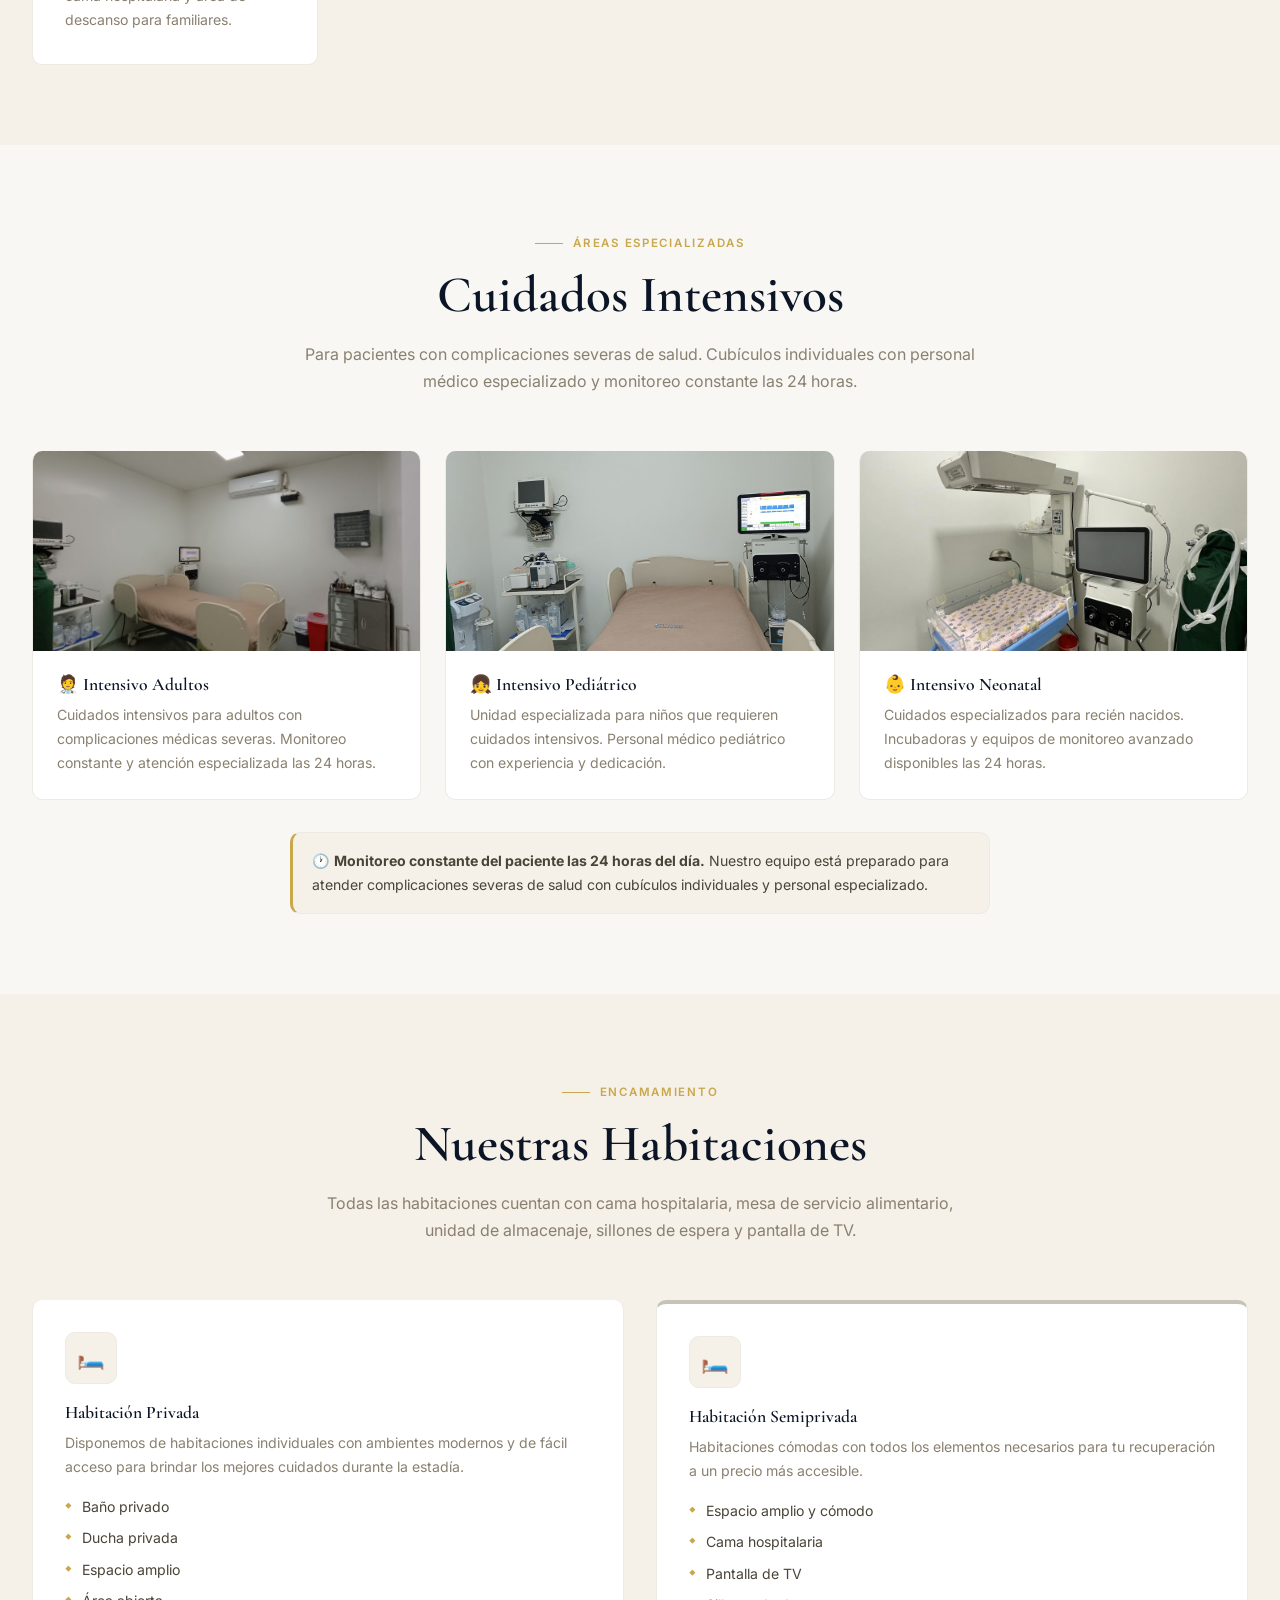
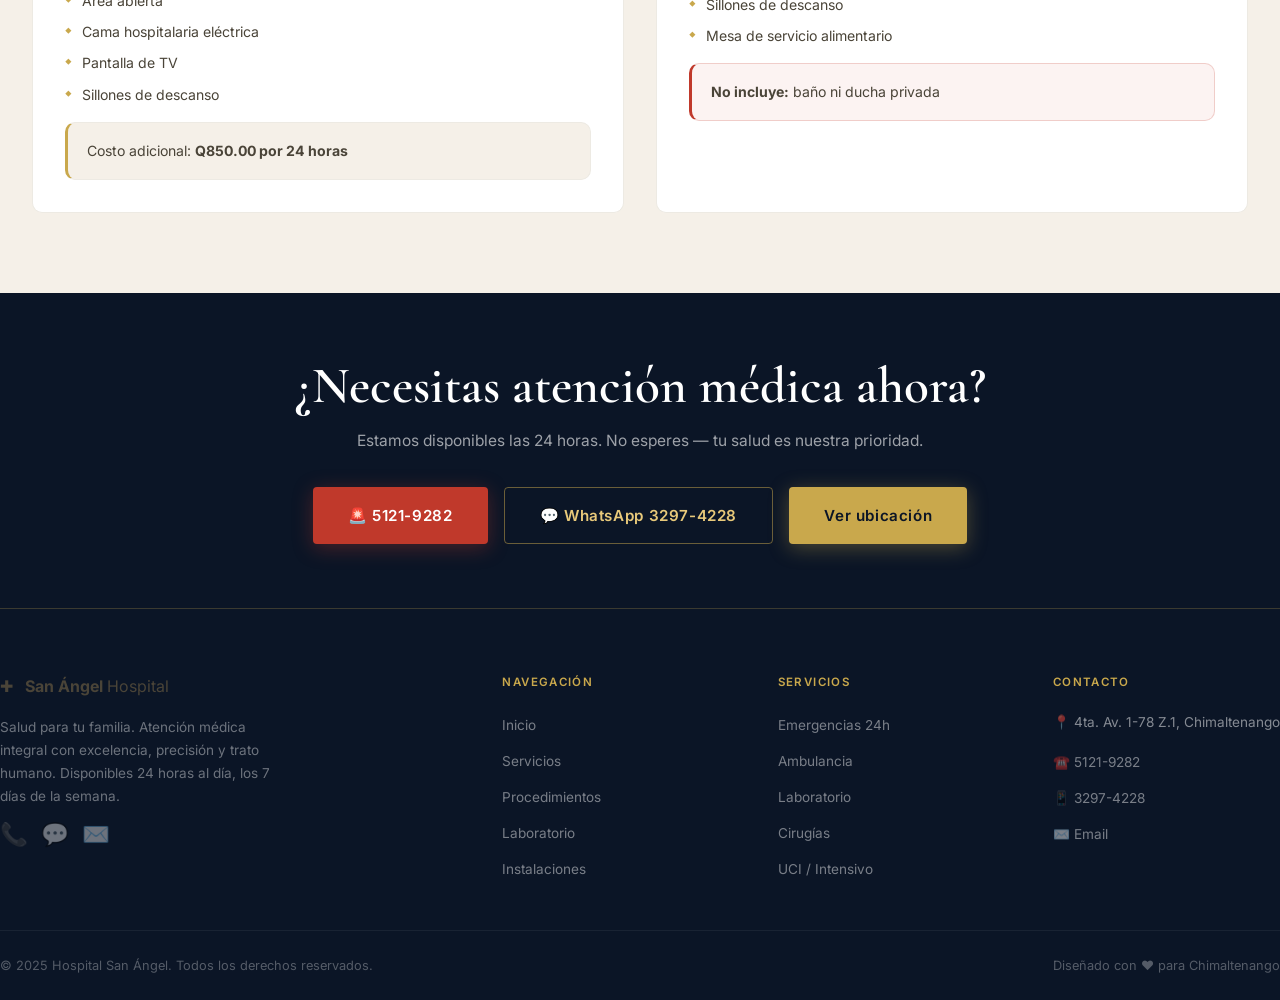
<file: pages/servicios.html>
<!DOCTYPE html>
<html lang="es">
<head>
  <meta charset="UTF-8">
  <meta name="viewport" content="width=device-width, initial-scale=1.0">
  <title>Nuestros Servicios – Hospital San Ángel Chimaltenango</title>
  <meta name="description" content="Servicios médicos 24 horas: emergencias, ambulancia, cirugías, laboratorio, rayos X, UCI adultos, pediátrico y neonatal. Hospital San Ángel, Chimaltenango.">
  <link rel="stylesheet" href="../css/main.css">
</head>
<body>

<div id="header-root"></div>

<!-- PAGE HERO -->
<section class="page-hero">
  <div class="container">
    <div class="breadcrumb">
      <a href="../index.html">Inicio</a>
      <span>›</span>
      <span>Servicios</span>
    </div>
    <h1 class="fade-in">Nuestros Servicios</h1>
    <p class="fade-in fade-in-delay-1">Atención médica integral disponible las 24 horas, los 7 días de la semana.</p>
  </div>
</section>

<!-- SERVICIOS PRINCIPALES -->
<section class="section" id="servicios">
  <div class="container">
    <div class="section-header">
      <span class="section-label">Servicios 24 horas</span>
      <h2 class="section-title">Todo lo que necesitas, siempre disponible</h2>
    </div>
    <div class="cards-grid">
      <div class="card fade-in" id="emergencias">
        <div class="card-icon">🚨</div>
        <h3>Emergencias 24h</h3>
        <p>Área completamente equipada con tecnología de punta y personal médico capacitado para recibir todo tipo de emergencias. Atención inmediata al llegar.</p>
        <div style="margin-top:1.2rem; padding-top:1rem; border-top:1px solid var(--gray-200);">
          <p style="font-size:0.85rem; color:var(--blue); font-weight:600;">☎️ Llamar: 5121-9282</p>
        </div>
      </div>
      <div class="card fade-in fade-in-delay-1" id="consultas">
        <div class="card-icon">👨‍⚕️</div>
        <h3>Consultas Médicas 24h</h3>
        <p>Consultas con médicos generales y especialistas disponibles en todo momento. Diagnóstico preciso y tratamiento oportuno para ti y tu familia.</p>
      </div>
      <div class="card fade-in fade-in-delay-2" id="ambulancia">
        <div class="card-icon">🚑</div>
        <h3>Servicio de Ambulancia 24h</h3>
        <p>Ambulancia disponible para emergencias o traslados las 24 horas, todos los días de la semana. Personal paramédico entrenado.</p>
        <div style="margin-top:1.2rem; padding-top:1rem; border-top:1px solid var(--gray-200);">
          <p style="font-size:0.85rem; color:var(--blue); font-weight:600;">📱 WhatsApp: 3297-4228</p>
        </div>
      </div>
      <div class="card fade-in fade-in-delay-3">
        <div class="card-icon">👩‍⚕️</div>
        <h3>Médicos Especialistas</h3>
        <p>Contamos con especialistas médicos para atender diversas condiciones de salud con la más alta calidad y precisión diagnóstica.</p>
      </div>
      <div class="card fade-in">
        <div class="card-icon">⚕️</div>
        <h3>Procedimientos Quirúrgicos 24h</h3>
        <p>Quirófano completamente equipado para cirugías programadas y de urgencia. Desde cesáreas hasta procedimientos complejos.</p>
        <a href="procedimientos.html" class="btn btn-primary btn-sm" style="margin-top:1rem;">Ver procedimientos y precios</a>
      </div>
      <div class="card fade-in fade-in-delay-1">
        <div class="card-icon">📡</div>
        <h3>Ultrasonidos 24h</h3>
        <p>Estudios abdominales (hígado, riñones) y obstétricos. Diagnósticos certeros con equipos modernos disponibles las 24 horas.</p>
      </div>
      <div class="card fade-in fade-in-delay-2">
        <div class="card-icon">☢️</div>
        <h3>Rayos X 24h</h3>
        <p>Estudios radiológicos de tórax, columna, abdomen, pelvis, cabeza, cuello y extremidades. Menor radiación y diagnóstico confiable.</p>
      </div>
      <div class="card fade-in fade-in-delay-3">
        <div class="card-icon">🔬</div>
        <h3>Laboratorio Clínico 24h</h3>
        <p>Análisis clínicos completos con resultados confiables, prontos y precisos. Control de calidad estricto en todos los procesos.</p>
        <a href="laboratorio.html" class="btn btn-primary btn-sm" style="margin-top:1rem;">Ver análisis disponibles</a>
      </div>
      <div class="card fade-in">
        <div class="card-icon">🛏️</div>
        <h3>Habitaciones Privadas 24h</h3>
        <p>Habitaciones individuales modernas con baño privado, TV, cama hospitalaria y área de descanso para familiares.</p>
      </div>

    </div>
  </div>
</section>

<!-- UCI / ÁREAS ESPECIALIZADAS -->
<section class="section section-alt" id="uci">
  <div class="container">
    <div class="section-header">
      <span class="section-label">Áreas Especializadas</span>
      <h2 class="section-title">Cuidados Intensivos</h2>
      <p class="section-desc">Para pacientes con complicaciones severas de salud. Cubículos individuales con personal médico especializado y monitoreo constante las 24 horas.</p>
    </div>
    <div class="cards-grid" style="grid-template-columns: repeat(auto-fill, minmax(320px, 1fr));">

      <div class="card fade-in" style="border-top: 4px solid var(--blue); padding:0; overflow:hidden;">
        <div style="height:200px; overflow:hidden;">
          <img src="../assets/fotos/intensivo-1.jpg" alt="Intensivo Adultos"
               style="width:100%; height:100%; object-fit:cover; transition:transform 0.4s ease;"
               onmouseover="this.style.transform='scale(1.05)'" onmouseout="this.style.transform='scale(1)'">
        </div>
        <div style="padding:1.5rem;">
          <h3 style="margin-bottom:0.5rem;">🧑‍⚕️ Intensivo Adultos</h3>
          <p>Cuidados intensivos para adultos con complicaciones médicas severas. Monitoreo constante y atención especializada las 24 horas.</p>
        </div>
      </div>

      <div class="card fade-in fade-in-delay-1" style="border-top: 4px solid var(--blue); padding:0; overflow:hidden;">
        <div style="height:200px; overflow:hidden;">
          <img src="../assets/fotos/intensivo-2.jpg" alt="Intensivo Pediátrico"
               style="width:100%; height:100%; object-fit:cover; transition:transform 0.4s ease;"
               onmouseover="this.style.transform='scale(1.05)'" onmouseout="this.style.transform='scale(1)'">
        </div>
        <div style="padding:1.5rem;">
          <h3 style="margin-bottom:0.5rem;">👧 Intensivo Pediátrico</h3>
          <p>Unidad especializada para niños que requieren cuidados intensivos. Personal médico pediátrico con experiencia y dedicación.</p>
        </div>
      </div>

      <div class="card fade-in fade-in-delay-2" style="border-top: 4px solid var(--blue); padding:0; overflow:hidden;">
        <div style="height:200px; overflow:hidden;">
          <img src="../assets/fotos/incuvadora-neonatal.jpg" alt="Intensivo Neonatal"
               style="width:100%; height:100%; object-fit:cover; transition:transform 0.4s ease;"
               onmouseover="this.style.transform='scale(1.05)'" onmouseout="this.style.transform='scale(1)'">
        </div>
        <div style="padding:1.5rem;">
          <h3 style="margin-bottom:0.5rem;">👶 Intensivo Neonatal</h3>
          <p>Cuidados especializados para recién nacidos. Incubadoras y equipos de monitoreo avanzado disponibles las 24 horas.</p>
        </div>
      </div>

    </div>
    <div class="notice-box fade-in" style="margin-top:2rem; max-width:700px; margin-left:auto; margin-right:auto;">
      <p>🕐 <strong>Monitoreo constante del paciente las 24 horas del día.</strong> Nuestro equipo está preparado para atender complicaciones severas de salud con cubículos individuales y personal especializado.</p>
    </div>
  </div>
</section>

<!-- HABITACIONES DETALLE -->
<section class="section" id="habitaciones">
  <div class="container">
    <div class="section-header">
      <span class="section-label">Encamamiento</span>
      <h2 class="section-title">Nuestras Habitaciones</h2>
      <p class="section-desc">Todas las habitaciones cuentan con cama hospitalaria, mesa de servicio alimentario, unidad de almacenaje, sillones de espera y pantalla de TV.</p>
    </div>
    <div style="display:grid; grid-template-columns: 1fr 1fr; gap: 2rem;" class="fade-in">
      <div class="card" style="border-top: 4px solid var(--blue);">
        <div class="card-icon">🛏️</div>
        <h3>Habitación Privada</h3>
        <p style="margin-bottom:1rem;">Disponemos de habitaciones individuales con ambientes modernos y de fácil acceso para brindar los mejores cuidados durante la estadía.</p>
        <ul class="includes-list">
          <li>Baño privado</li>
          <li>Ducha privada</li>
          <li>Espacio amplio</li>
          <li>Área abierta</li>
          <li>Cama hospitalaria eléctrica</li>
          <li>Pantalla de TV</li>
          <li>Sillones de descanso</li>
        </ul>
        <div class="notice-box" style="margin-top:1rem;">
          <p>Costo adicional: <strong>Q850.00 por 24 horas</strong></p>
        </div>
      </div>
      <div class="card" style="border-top: 4px solid var(--gray-300);">
        <div class="card-icon">🛏️</div>
        <h3>Habitación Semiprivada</h3>
        <p style="margin-bottom:1rem;">Habitaciones cómodas con todos los elementos necesarios para tu recuperación a un precio más accesible.</p>
        <ul class="includes-list">
          <li>Espacio amplio y cómodo</li>
          <li>Cama hospitalaria</li>
          <li>Pantalla de TV</li>
          <li>Sillones de descanso</li>
          <li>Mesa de servicio alimentario</li>
        </ul>
        <div class="notice-box red" style="margin-top:1rem;">
          <p><strong>No incluye:</strong> baño ni ducha privada</p>
        </div>
      </div>
    </div>
  </div>
</section>

<!-- CTA -->
<section style="background: var(--navy); padding: 4rem 0;">
  <div class="container" style="text-align:center;">
    <h2 style="color:white; margin-bottom:0.8rem;" class="fade-in">¿Necesitas atención médica ahora?</h2>
    <p style="color:rgba(255,255,255,0.6); margin-bottom:2rem;" class="fade-in fade-in-delay-1">Estamos disponibles las 24 horas. No esperes — tu salud es nuestra prioridad.</p>
    <div style="display:flex; gap:1rem; justify-content:center; flex-wrap:wrap;" class="fade-in fade-in-delay-2">
      <a href="tel:51219282" class="btn btn-red btn-lg">🚨 5121-9282</a>
      <a href="https://wa.me/50232974228" class="btn btn-outline btn-lg">💬 WhatsApp 3297-4228</a>
      <a href="contacto.html" class="btn btn-primary btn-lg">Ver ubicación</a>
    </div>
  </div>
</section>

<div id="footer-root"></div>
<div id="chatbot-root"></div>

<script src="../js/components.js"></script>
<script src="../js/main.js"></script>
<script>
  document.getElementById('header-root').innerHTML = renderHeader('servicios');
  document.getElementById('footer-root').innerHTML = renderFooter(true);
  document.getElementById('chatbot-root').innerHTML = renderChatbot();
</script>
</body>
</html>
</file>
<file: css/main.css>
/* ═══════════════════════════════════════════════════════
   HOSPITAL SAN ÁNGEL — PREMIUM GOLD REDESIGN
   ═══════════════════════════════════════════════════════ */

@import url('https://fonts.googleapis.com/css2?family=Cormorant+Garamond:ital,wght@0,400;0,600;0,700;1,400;1,600&family=Playfair+Display:ital,wght@0,700;0,900;1,400&family=Inter:wght@300;400;500;600&display=swap');

:root {
  /* ── CORE PALETTE ── */
  --navy:       #0B1526;
  --navy-mid:   #132035;
  --navy-card:  #111E33;
  --gold:       #C9A84C;
  --gold-light: #E8C97A;
  --gold-pale:  rgba(201,168,76,0.12);
  --gold-border:rgba(201,168,76,0.25);
  --white:      #FFFFFF;
  --cream:      #F5F0E8;
  --red:        #C0392B;
  --red-soft:   #E74C3C;

  /* ── GRAYS ── */
  --gray-100: #F8F7F4;
  --gray-200: #EDEAE3;
  --gray-300: #C8C3B8;
  --gray-500: #8A8070;
  --gray-700: #4A4438;

  /* ── SHADOWS ── */
  --shadow-sm: 0 2px 12px rgba(11,21,38,0.08);
  --shadow-md: 0 8px 40px rgba(11,21,38,0.15);
  --shadow-lg: 0 24px 80px rgba(11,21,38,0.25);
  --shadow-gold: 0 8px 32px rgba(201,168,76,0.2);

  /* ── RADIUS ── */
  --radius: 10px;
  --radius-lg: 18px;

  /* ── TRANSITION ── */
  --transition: all 0.35s cubic-bezier(0.4,0,0.2,1);
}

/* ─── RESET ─── */
*, *::before, *::after { box-sizing: border-box; margin: 0; padding: 0; }
html { scroll-behavior: smooth; font-size: 16px; overflow-x: hidden; width: 100%; }
body {
  font-family: 'Inter', sans-serif;
  background: var(--cream);
  color: var(--gray-700);
  overflow-x: hidden;
  line-height: 1.65;
  width: 100%;
  max-width: 100vw;
}

/* ─── TYPOGRAPHY ─── */
h1, h2, h3 {
  font-family: 'Cormorant Garamond', serif;
  line-height: 1.15;
  color: var(--navy);
}
h4, h5, h6 {
  font-family: 'Inter', sans-serif;
  color: var(--navy);
}
h1 { font-size: clamp(2.8rem, 6vw, 5rem); font-weight: 700; }
h2 { font-size: clamp(2rem, 4vw, 3.2rem); font-weight: 600; }
h3 { font-size: clamp(1.4rem, 2.5vw, 2rem); font-weight: 600; }
h4 { font-size: 1rem; font-weight: 600; }
p  { font-size: 0.97rem; line-height: 1.7; color: var(--gray-500); }
a  { text-decoration: none; color: inherit; }

/* ─── GOLD DIVIDER ─── */
.gold-line {
  display: inline-block; width: 40px; height: 2px;
  background: var(--gold); margin-right: 12px;
  vertical-align: middle;
}

/* ─── CONTAINER ─── */
.container { max-width: 1280px; margin: 0 auto; padding: 0 2rem; width: 100%; }

/* ─── SECTION ─── */
.section { padding: 5rem 0; }
.section-alt { background: var(--gray-100); }

.section-header { text-align: center; max-width: 680px; margin: 0 auto 3.5rem; }
.section-label {
  display: inline-flex; align-items: center;
  font-family: 'Inter', sans-serif;
  font-size: 0.72rem; font-weight: 600;
  letter-spacing: 0.15em; text-transform: uppercase;
  color: var(--gold);
  margin-bottom: 0.8rem;
}
.section-label::before {
  content: ''; display: inline-block;
  width: 28px; height: 1px;
  background: var(--gold); margin-right: 10px;
}
.section-title { margin-bottom: 1rem; }
.section-desc { font-size: 1rem; color: var(--gray-500); }

/* ─── BUTTONS ─── */
.btn {
  display: inline-flex; align-items: center; gap: 8px;
  padding: 0.75rem 1.8rem;
  border-radius: 4px;
  font-family: 'Inter', sans-serif;
  font-weight: 600; font-size: 0.88rem;
  letter-spacing: 0.04em;
  cursor: pointer; border: none;
  transition: var(--transition);
  white-space: nowrap;
  text-decoration: none;
}
.btn-primary {
  background: var(--gold);
  color: var(--navy);
  box-shadow: 0 4px 20px rgba(201,168,76,0.35);
}
.btn-primary:hover { background: var(--gold-light); transform: translateY(-2px); box-shadow: var(--shadow-gold); }

.btn-outline {
  background: transparent;
  border: 1.5px solid rgba(201,168,76,0.5);
  color: var(--gold-light);
}
.btn-outline:hover { border-color: var(--gold); color: var(--gold); background: var(--gold-pale); }

.btn-red {
  background: var(--red);
  color: white;
  box-shadow: 0 4px 20px rgba(192,57,43,0.35);
}
.btn-red:hover { background: var(--red-soft); transform: translateY(-2px); }

.btn-dark {
  background: var(--navy);
  color: var(--gold);
  border: 1.5px solid var(--gold-border);
}
.btn-dark:hover { background: var(--navy-mid); border-color: var(--gold); }

.btn-lg { padding: 0.95rem 2.2rem; font-size: 0.95rem; }
.btn-sm { padding: 0.55rem 1.3rem; font-size: 0.82rem; }

/* ─── HEADER / NAV ─── */
.site-header {
  position: fixed; top: 0; left: 0; right: 0; z-index: 1000;
  background: rgba(11,21,38,0.96);
  backdrop-filter: blur(20px);
  border-bottom: 1px solid rgba(201,168,76,0.12);
  transition: var(--transition);
}
.site-header.scrolled {
  background: rgba(11,21,38,0.99);
  box-shadow: 0 4px 32px rgba(0,0,0,0.4);
}
.nav-inner {
  max-width: 1280px; margin: 0 auto;
  display: flex; align-items: center; justify-content: space-between;
  padding: 0 2rem; height: 72px;
}
.nav-logo { display: flex; align-items: center; gap: 12px; }
.nav-logo img { height: 42px; width: auto; }
.nav-logo .logo-name {
  font-family: 'Cormorant Garamond', serif;
  font-size: 1.3rem; font-weight: 700;
  color: var(--white);
  letter-spacing: 0.02em;
}
.nav-links {
  display: flex; align-items: center; gap: 2rem;
  list-style: none;
}
.nav-links a {
  font-size: 0.83rem; font-weight: 500;
  color: rgba(255,255,255,0.65);
  letter-spacing: 0.06em; text-transform: uppercase;
  transition: color 0.25s;
  position: relative;
}
.nav-links a::after {
  content: ''; position: absolute; bottom: -4px; left: 0; right: 0;
  height: 1px; background: var(--gold);
  transform: scaleX(0); transition: transform 0.3s;
}
.nav-links a:hover, .nav-links a.active { color: var(--gold-light); }
.nav-links a:hover::after, .nav-links a.active::after { transform: scaleX(1); }
.nav-cta { display: flex; align-items: center; gap: 1rem; }
.nav-emergency {
  display: flex; align-items: center; gap: 8px;
  background: var(--red); color: white;
  padding: 0.5rem 1.2rem; border-radius: 4px;
  font-size: 0.82rem; font-weight: 600;
  transition: var(--transition);
}
.nav-emergency:hover { background: var(--red-soft); }
.hamburger {
  display: none; flex-direction: column; gap: 5px;
  background: none; border: none; cursor: pointer; padding: 4px;
}
.hamburger span {
  display: block; width: 24px; height: 2px;
  background: var(--gold); border-radius: 2px;
  transition: var(--transition);
}
.mobile-nav {
  display: none;
  flex-direction: column;
  background: var(--navy-mid);
  border-top: 1px solid var(--gold-border);
  padding: 1.5rem 2rem;
  gap: 1rem;
}
.mobile-nav.open { display: flex; }
.mobile-nav a {
  color: rgba(255,255,255,0.75);
  font-size: 0.9rem; font-weight: 500;
  padding: 0.5rem 0;
  border-bottom: 1px solid rgba(255,255,255,0.06);
  transition: color 0.2s;
}
.mobile-nav a:hover { color: var(--gold); }

/* ─── HERO ─── */
.hero {
  position: relative; min-height: 100vh;
  background: var(--navy);
  display: flex; align-items: center;
  overflow: hidden;
}
.hero-bg {
  position: absolute; inset: 0;
  background:
    radial-gradient(ellipse 80% 70% at 60% 40%, rgba(201,168,76,0.07) 0%, transparent 60%),
    linear-gradient(180deg, rgba(11,21,38,0.3) 0%, rgba(11,21,38,0.95) 100%);
}
/* Subtle texture pattern */
.hero-grid {
  position: absolute; inset: 0;
  background-image:
    linear-gradient(rgba(201,168,76,0.04) 1px, transparent 1px),
    linear-gradient(90deg, rgba(201,168,76,0.04) 1px, transparent 1px);
  background-size: 60px 60px;
}
.hero-inner {
  display: grid;
  grid-template-columns: 1fr 400px;
  gap: 4rem;
  align-items: center;
  max-width: 1280px;
  margin: 0 auto;
  padding: 7rem 2rem 4rem;
  width: 100%;
}
.hero-badge {
  display: inline-flex; align-items: center; gap: 8px;
  background: var(--gold-pale);
  border: 1px solid var(--gold-border);
  color: var(--gold-light);
  font-size: 0.72rem; font-weight: 600;
  letter-spacing: 0.12em; text-transform: uppercase;
  padding: 6px 16px; border-radius: 100px;
  margin-bottom: 1.5rem;
}
.hero-badge .dot {
  width: 6px; height: 6px; border-radius: 50%;
  background: var(--gold);
  animation: pulse-gold 2s infinite;
}
@keyframes pulse-gold {
  0%, 100% { opacity: 1; transform: scale(1); }
  50%       { opacity: 0.5; transform: scale(1.4); }
}
.hero-title {
  font-family: 'Cormorant Garamond', serif;
  font-size: clamp(3.5rem, 7vw, 6rem);
  font-weight: 700;
  color: var(--white);
  line-height: 1.05;
  margin-bottom: 1.5rem;
  letter-spacing: -0.01em;
}
.hero-title em {
  font-style: italic;
  color: var(--gold);
}
.hero-desc {
  font-size: 1.05rem;
  color: rgba(255,255,255,0.55);
  margin-bottom: 2.5rem;
  max-width: 520px;
  line-height: 1.8;
}
.hero-actions { display: flex; gap: 1rem; flex-wrap: wrap; margin-bottom: 3rem; }
.hero-stats {
  display: flex; gap: 2.5rem;
  padding-top: 2rem;
  border-top: 1px solid rgba(201,168,76,0.15);
}
.hero-stat-num {
  font-family: 'Cormorant Garamond', serif;
  font-size: 2rem; font-weight: 700;
  color: var(--gold);
  line-height: 1;
  margin-bottom: 4px;
}
.hero-stat-label {
  font-size: 0.68rem; font-weight: 600;
  letter-spacing: 0.1em; text-transform: uppercase;
  color: rgba(255,255,255,0.35);
}
/* Hero side cards */
.hero-cards {
  display: flex; flex-direction: column; gap: 1rem;
}
.hero-card {
  background: rgba(255,255,255,0.04);
  border: 1px solid rgba(201,168,76,0.15);
  border-radius: var(--radius);
  padding: 1.4rem 1.6rem;
  backdrop-filter: blur(10px);
  transition: var(--transition);
  display: flex; flex-direction: column; gap: 0.4rem;
}
.hero-card:hover {
  background: rgba(201,168,76,0.08);
  border-color: rgba(201,168,76,0.35);
  transform: translateX(4px);
}
.hero-card-icon { font-size: 1.4rem; margin-bottom: 0.3rem; }
.hero-card h4 { color: var(--white); font-size: 0.95rem; font-weight: 600; }
.hero-card p  { color: rgba(255,255,255,0.45); font-size: 0.82rem; line-height: 1.55; }

/* ─── BREADCRUMB ─── */
.breadcrumb {
  display: flex; align-items: center; gap: 8px;
  font-size: 0.8rem; color: var(--gray-300);
  margin-bottom: 1.5rem; flex-wrap: wrap;
}
.breadcrumb a { color: var(--gold); transition: opacity 0.2s; }
.breadcrumb a:hover { opacity: 0.7; }
.breadcrumb span { color: rgba(255,255,255,0.3); }

/* ─── PAGE HERO ─── */
.page-hero {
  background: var(--navy);
  padding: 8rem 0 3.5rem;
  position: relative; overflow: hidden;
}
.page-hero::before {
  content: '';
  position: absolute; inset: 0;
  background:
    radial-gradient(ellipse 60% 80% at 30% 50%, rgba(201,168,76,0.07) 0%, transparent 60%),
    linear-gradient(rgba(201,168,76,0.03) 1px, transparent 1px),
    linear-gradient(90deg, rgba(201,168,76,0.03) 1px, transparent 1px);
  background-size: auto, 60px 60px, 60px 60px;
}
.page-hero h1 { color: var(--white); }
.page-hero p  { color: rgba(255,255,255,0.5); margin-top: 0.8rem; max-width: 560px; }

/* ─── MVV SECTION ─── */
.mvv-section {
  background: var(--navy);
  padding: 5rem 0;
}
.mvv-grid {
  display: grid;
  grid-template-columns: repeat(3, 1fr);
  gap: 0;
  border: 1px solid var(--gold-border);
  border-radius: var(--radius);
  overflow: hidden;
}
.mvv-card {
  padding: 2.5rem;
  border-right: 1px solid var(--gold-border);
  transition: var(--transition);
  position: relative;
}
.mvv-card:last-child { border-right: none; }
.mvv-card:hover { background: var(--gold-pale); }
.mvv-card::before {
  content: '';
  position: absolute; top: 0; left: 0; right: 0;
  height: 2px;
  background: linear-gradient(90deg, transparent, var(--gold), transparent);
  opacity: 0; transition: opacity 0.3s;
}
.mvv-card:hover::before { opacity: 1; }
.mvv-icon {
  width: 48px; height: 48px; border-radius: 8px;
  background: var(--gold-pale); border: 1px solid var(--gold-border);
  display: flex; align-items: center; justify-content: center;
  font-size: 1.3rem; margin-bottom: 1.2rem;
}
.mvv-card h3 {
  color: var(--gold);
  font-size: 1.4rem; margin-bottom: 0.8rem;
  font-family: 'Cormorant Garamond', serif;
}
.mvv-card p { color: rgba(255,255,255,0.5); font-size: 0.88rem; line-height: 1.75; }
.valores-grid {
  display: grid; grid-template-columns: 1fr 1fr;
  gap: 0.6rem; margin-top: 1rem;
}
.valor-item {
  display: flex; align-items: center; gap: 8px;
  color: rgba(255,255,255,0.6); font-size: 0.82rem;
}
.valor-item::before {
  content: '◆'; color: var(--gold); font-size: 0.45rem; flex-shrink: 0;
}

/* ─── CARDS ─── */
.cards-grid {
  display: grid;
  grid-template-columns: repeat(auto-fill, minmax(260px, 1fr));
  gap: 1.5rem;
}
.card {
  background: var(--white);
  border: 1px solid var(--gray-200);
  border-radius: var(--radius);
  padding: 2rem;
  transition: var(--transition);
  position: relative; overflow: hidden;
}
.card::after {
  content: '';
  position: absolute; bottom: 0; left: 0; right: 0;
  height: 2px;
  background: linear-gradient(90deg, var(--gold), var(--gold-light));
  transform: scaleX(0); transition: transform 0.35s;
  transform-origin: left;
}
.card:hover {
  box-shadow: var(--shadow-md);
  transform: translateY(-4px);
  border-color: transparent;
}
.card:hover::after { transform: scaleX(1); }
.card-icon {
  width: 52px; height: 52px; border-radius: 10px;
  background: var(--cream);
  border: 1px solid var(--gray-200);
  display: flex; align-items: center; justify-content: center;
  font-size: 1.4rem; margin-bottom: 1.2rem;
}
.card h3 { font-size: 1.1rem; margin-bottom: 0.5rem; }
.card p  { font-size: 0.88rem; color: var(--gray-500); }

/* ─── VIDEO SECTION ─── */
.video-section {
  background: var(--navy);
  position: relative; overflow: hidden;
}
.video-section::before {
  content: '';
  position: absolute; inset: 0;
  background:
    radial-gradient(ellipse 70% 60% at 50% 0%, rgba(201,168,76,0.06) 0%, transparent 60%),
    linear-gradient(rgba(201,168,76,0.025) 1px, transparent 1px),
    linear-gradient(90deg, rgba(201,168,76,0.025) 1px, transparent 1px);
  background-size: auto, 60px 60px, 60px 60px;
}

/* ─── TESTIMONIOS ─── */
.testimonios-section {
  background: var(--navy);
  padding: 5rem 0;
  position: relative;
}
.testimonios-section::before {
  content: '';
  position: absolute; inset: 0;
  background: linear-gradient(rgba(201,168,76,0.025) 1px, transparent 1px),
              linear-gradient(90deg, rgba(201,168,76,0.025) 1px, transparent 1px);
  background-size: 60px 60px;
}
.testimonio-card {
  background: rgba(255,255,255,0.04);
  border: 1px solid rgba(201,168,76,0.15);
  border-radius: var(--radius);
  padding: 2rem;
  transition: var(--transition);
}
.testimonio-card:hover {
  background: rgba(201,168,76,0.06);
  border-color: rgba(201,168,76,0.3);
  transform: translateY(-3px);
}
.testimonio-stars { color: var(--gold); font-size: 0.9rem; margin-bottom: 1rem; }
.testimonio-text {
  font-size: 0.93rem; color: rgba(255,255,255,0.65);
  line-height: 1.75; font-style: italic;
  margin-bottom: 1.4rem;
}
.testimonio-author { display: flex; align-items: center; gap: 12px; padding-top: 1rem; border-top: 1px solid rgba(201,168,76,0.1); }
.author-avatar {
  width: 42px; height: 42px; border-radius: 50%;
  background: var(--gold); color: var(--navy);
  display: flex; align-items: center; justify-content: center;
  font-weight: 700; font-size: 1rem; flex-shrink: 0;
}
.author-info strong { display: block; color: var(--white); font-size: 0.88rem; }
.author-info span   { color: rgba(255,255,255,0.35); font-size: 0.75rem; }

/* ─── CONTACT ─── */
.contact-grid {
  display: grid; grid-template-columns: 1fr 1fr; gap: 3rem; align-items: start;
}
.contact-item {
  display: flex; align-items: flex-start; gap: 1rem;
  padding: 1.2rem; border-radius: var(--radius);
  border: 1px solid var(--gray-200);
  background: var(--white);
  margin-bottom: 1rem;
  transition: var(--transition);
}
.contact-item:hover { border-color: var(--gold-border); box-shadow: var(--shadow-sm); }
.contact-icon {
  width: 44px; height: 44px; border-radius: 8px;
  background: var(--cream); border: 1px solid var(--gray-200);
  display: flex; align-items: center; justify-content: center;
  font-size: 1.2rem; flex-shrink: 0;
}
.contact-info label { display: block; font-size: 0.72rem; font-weight: 600; letter-spacing: 0.08em; text-transform: uppercase; color: var(--gray-300); margin-bottom: 3px; }
.contact-info strong { display: block; font-size: 0.9rem; color: var(--navy); }

/* ─── FOOTER ─── */
.site-footer {
  background: var(--navy);
  border-top: 1px solid var(--gold-border);
}
.footer-top {
  display: grid; grid-template-columns: 2fr 1fr 1fr 1fr;
  gap: 3rem; padding: 4rem 0 3rem;
}
.footer-brand p { color: rgba(255,255,255,0.4); font-size: 0.85rem; margin-top: 1rem; max-width: 280px; line-height: 1.7; }
.footer-col h5 {
  color: var(--gold); font-size: 0.72rem; font-weight: 600;
  letter-spacing: 0.12em; text-transform: uppercase;
  margin-bottom: 1.2rem;
}
.footer-col ul { list-style: none; display: flex; flex-direction: column; gap: 0.6rem; }
.footer-col ul li a { color: rgba(255,255,255,0.45); font-size: 0.85rem; transition: color 0.2s; }
.footer-col ul li a:hover { color: var(--gold-light); }
.footer-bottom {
  border-top: 1px solid rgba(255,255,255,0.06);
  padding: 1.5rem 0;
  display: flex; align-items: center; justify-content: space-between;
}
.footer-bottom p { font-size: 0.8rem; color: rgba(255,255,255,0.3); }
.footer-bottom a { color: var(--gold); }

/* ─── NOTICE BOX ─── */
.notice-box {
  background: var(--cream);
  border: 1px solid var(--gray-200);
  border-left: 3px solid var(--gold);
  border-radius: var(--radius);
  padding: 1rem 1.2rem;
}
.notice-box p { font-size: 0.88rem; color: var(--gray-700); }
.notice-box.red {
  background: rgba(192,57,43,0.06);
  border-color: rgba(192,57,43,0.2);
  border-left-color: var(--red);
}

/* ─── INCLUDES LIST ─── */
.includes-list { list-style: none; display: flex; flex-direction: column; gap: 0.5rem; margin: 1rem 0; }
.includes-list li {
  display: flex; align-items: flex-start; gap: 10px;
  font-size: 0.88rem; color: var(--gray-700);
}
.includes-list li::before { content: '◆'; color: var(--gold); font-size: 0.4rem; margin-top: 6px; flex-shrink: 0; }

/* ─── PROC / LAB GRIDS ─── */
.proc-grid  { display: grid; grid-template-columns: repeat(auto-fill, minmax(300px, 1fr)); gap: 1.5rem; }
.diag-grid  { display: grid; grid-template-columns: repeat(auto-fill, minmax(220px, 1fr)); gap: 1.5rem; }
.lab-photo-grid {
  display: grid;
  grid-template-columns: 1fr 1fr 1fr;
  grid-template-rows: 220px 220px;
  gap: 1.2rem;
}
.lab-photo-grid .main-photo { grid-row: 1 / 3; }
.diag-photo { border-radius: var(--radius); overflow: hidden; height: 200px; }
.diag-photo img { width: 100%; height: 100%; object-fit: cover; display: block; }

/* ─── CHATBOT ─── */
.chatbot-trigger {
  position: fixed; bottom: 2rem; right: 2rem; z-index: 999;
  width: 58px; height: 58px; border-radius: 50%;
  background: var(--gold);
  box-shadow: 0 4px 24px rgba(201,168,76,0.5);
  display: flex; align-items: center; justify-content: center;
  cursor: pointer; transition: var(--transition);
  border: none;
}
.chatbot-trigger:hover { transform: scale(1.1); background: var(--gold-light); box-shadow: 0 6px 32px rgba(201,168,76,0.6); }
.chatbot-trigger svg { width: 26px; height: 26px; fill: var(--navy); }

.chatbot-badge {
  position: absolute; top: -3px; right: -3px;
  width: 18px; height: 18px; border-radius: 50%;
  background: var(--red); color: white;
  font-size: 0.62rem; font-weight: 700;
  display: flex; align-items: center; justify-content: center;
  border: 2px solid var(--cream);
}

.chatbot-window {
  position: fixed; bottom: 5.5rem; right: 2rem; z-index: 998;
  width: 340px;
  background: var(--navy);
  border-radius: var(--radius-lg);
  box-shadow: 0 24px 80px rgba(0,0,0,0.5);
  border: 1px solid var(--gold-border);
  display: none; /* hidden by default */
  flex-direction: column;
  overflow: hidden;
  max-height: 520px;
}
.chatbot-window.open { display: flex; }

.chatbot-header {
  background: linear-gradient(135deg, var(--navy-mid), var(--navy));
  padding: 1rem 1.2rem;
  display: flex; align-items: center; gap: 0.8rem;
  border-bottom: 1px solid var(--gold-border);
}
.chatbot-avatar {
  width: 36px; height: 36px; border-radius: 50%;
  background: var(--gold-pale); border: 1px solid var(--gold-border);
  display: flex; align-items: center; justify-content: center;
  font-size: 1.1rem; flex-shrink: 0;
}
.chatbot-header-info { flex: 1; }
.chatbot-header-info strong { display: block; color: var(--white); font-size: 0.88rem; font-weight: 600; }
.chatbot-header-info span { color: var(--gold); font-size: 0.72rem; display: flex; align-items: center; gap: 5px; }
.online-dot {
  display: inline-block; width: 6px; height: 6px; border-radius: 50%;
  background: #4CAF50; animation: pulse-gold 2s infinite;
}
.chatbot-close {
  background: none; border: none; color: rgba(255,255,255,0.4);
  cursor: pointer; font-size: 1.1rem; line-height: 1;
  transition: color 0.2s; padding: 4px;
}
.chatbot-close:hover { color: var(--gold); }

.chatbot-messages {
  flex: 1; overflow-y: auto; padding: 1rem;
  display: flex; flex-direction: column; gap: 0.8rem;
  background: rgba(0,0,0,0.2);
}
.chatbot-messages::-webkit-scrollbar { width: 3px; }
.chatbot-messages::-webkit-scrollbar-thumb { background: var(--gold-border); border-radius: 2px; }

.msg { max-width: 85%; font-size: 0.84rem; line-height: 1.6; }
.msg.bot { align-self: flex-start; }
.msg.user { align-self: flex-end; }
.msg-bubble {
  padding: 0.7rem 1rem;
  border-radius: 4px;
  line-height: 1.6;
}
.msg.bot .msg-bubble {
  background: var(--navy-mid);
  color: rgba(255,255,255,0.8);
  border: 1px solid var(--gold-border);
  border-radius: 0 10px 10px 10px;
}
.msg.user .msg-bubble {
  background: var(--gold);
  color: var(--navy);
  font-weight: 500;
  border-radius: 10px 0 10px 10px;
}
.msg-time { display: block; font-size: 0.67rem; color: rgba(255,255,255,0.25); margin-top: 3px; }

.chat-quick-btns {
  display: flex; flex-wrap: wrap; gap: 6px;
  padding: 0.7rem 1rem;
  border-top: 1px solid var(--gold-border);
  background: rgba(0,0,0,0.15);
}
.quick-btn {
  background: var(--gold-pale);
  border: 1px solid var(--gold-border);
  color: var(--gold-light);
  border-radius: 100px; padding: 4px 12px;
  font-size: 0.74rem; font-weight: 500;
  cursor: pointer; transition: var(--transition);
  font-family: 'Inter', sans-serif;
}
.quick-btn:hover { background: var(--gold); color: var(--navy); border-color: var(--gold); }

.chatbot-input-area {
  display: flex; padding: 0.8rem; gap: 0.6rem;
  border-top: 1px solid var(--gold-border);
  background: var(--navy-mid);
}
.chatbot-input {
  flex: 1; padding: 0.6rem 0.9rem;
  background: rgba(255,255,255,0.07);
  border: 1px solid var(--gold-border);
  border-radius: 100px;
  font-size: 0.84rem; outline: none;
  color: white;
  font-family: 'Inter', sans-serif;
  transition: border-color 0.2s;
}
.chatbot-input::placeholder { color: rgba(255,255,255,0.3); }
.chatbot-input:focus { border-color: var(--gold); }
.chatbot-send {
  width: 36px; height: 36px; border-radius: 50%;
  background: var(--gold); border: none;
  display: flex; align-items: center; justify-content: center;
  cursor: pointer; flex-shrink: 0; transition: var(--transition);
}
.chatbot-send:hover { background: var(--gold-light); transform: scale(1.1); }
.chatbot-send svg { width: 16px; height: 16px; fill: var(--navy); }

/* ─── ANIMATIONS ─── */
.fade-in { opacity: 0; transform: translateY(20px); transition: opacity 0.7s ease, transform 0.7s ease; }
.fade-in.visible { opacity: 1; transform: translateY(0); }
.fade-in-delay-1 { transition-delay: 0.12s; }
.fade-in-delay-2 { transition-delay: 0.24s; }
.fade-in-delay-3 { transition-delay: 0.36s; }
.fade-in-delay-4 { transition-delay: 0.48s; }

@keyframes pulse-red {
  0%, 100% { opacity: 1; transform: scale(1); }
  50%       { opacity: 0.5; transform: scale(1.5); }
}
.now-playing-dot, .modal-dot { animation: pulse-red 1.5s infinite; }

/* ─── RESPONSIVE ─── */
@media (max-width: 1024px) {
  .footer-top { grid-template-columns: 1fr 1fr; gap: 2rem; }
  .hero-inner { grid-template-columns: 1fr; }
  .hero-cards { flex-direction: row; flex-wrap: wrap; }
  .hero-card { flex: 1; min-width: 200px; }
  .mvv-grid { grid-template-columns: 1fr; border: none; gap: 1rem; }
  .mvv-card { border-right: none; border: 1px solid var(--gold-border); border-radius: var(--radius); }
}

@media (max-width: 768px) {
  .container { padding: 0 1.2rem; }
  .section { padding: 3.5rem 0; }
  .nav-links, .nav-cta .btn-dark { display: none; }
  .hamburger { display: flex; }
  .hero-inner { padding: 6rem 1.2rem 3rem; }
  .hero-title { font-size: clamp(2.8rem, 8vw, 4rem); }
  .hero-stats { gap: 1.5rem; flex-wrap: wrap; }
  .hero-cards { display: none; }
  .cards-grid { grid-template-columns: 1fr 1fr; gap: 1rem; }
  .contact-grid { grid-template-columns: 1fr; }
  .footer-top { grid-template-columns: 1fr; gap: 2rem; }
  .lab-photo-grid { grid-template-columns: 1fr 1fr; grid-template-rows: auto; }
  .lab-photo-grid .main-photo { grid-row: auto; grid-column: 1 / -1; }
  #testimoniosGrid { grid-template-columns: 1fr !important; }
}

@media (max-width: 480px) {
  .cards-grid { grid-template-columns: 1fr; }
  .hero-actions { flex-direction: column; }
  .hero-actions .btn { width: 100%; justify-content: center; }
  .proc-grid { grid-template-columns: 1fr; }
  .diag-grid { grid-template-columns: 1fr 1fr; }
}

/* ─── ACCORDION / FAQ ─── */
.accordion { display: flex; flex-direction: column; gap: 0; max-width: 780px; margin: 0 auto; }

.accordion-item {
  border-bottom: 1px solid var(--gray-200);
}
.accordion-item:first-child { border-top: 1px solid var(--gray-200); }

.accordion-btn {
  width: 100%; display: flex; align-items: center; justify-content: space-between;
  padding: 1.2rem 0;
  background: none; border: none; cursor: pointer;
  text-align: left; font-family: 'Inter', sans-serif;
  font-size: 0.95rem; font-weight: 500; color: var(--navy);
  gap: 1rem; transition: color 0.2s;
}
.accordion-btn:hover { color: var(--gold); }
.accordion-btn[aria-expanded="true"] { color: var(--gold); }

.accordion-icon {
  width: 22px; height: 22px; border-radius: 50%;
  border: 1.5px solid var(--gray-300);
  display: flex; align-items: center; justify-content: center;
  font-size: 1rem; font-weight: 300; color: var(--gray-500);
  flex-shrink: 0; transition: var(--transition);
  line-height: 1;
}
.accordion-btn[aria-expanded="true"] .accordion-icon {
  border-color: var(--gold); color: var(--gold);
  transform: rotate(45deg);
}

.accordion-body {
  display: none;
  padding: 0 0 1.2rem;
}
.accordion-body.open { display: block; }
.accordion-body p, .accordion-body li {
  font-size: 0.9rem; color: var(--gray-500); line-height: 1.75;
}

/* On dark backgrounds (video section etc) */
.accordion-dark .accordion-btn { color: rgba(255,255,255,0.75); }
.accordion-dark .accordion-item { border-color: var(--gold-border); }
.accordion-dark .accordion-btn:hover,
.accordion-dark .accordion-btn[aria-expanded="true"] { color: var(--gold); }
.accordion-dark .accordion-icon { border-color: rgba(255,255,255,0.2); color: rgba(255,255,255,0.4); }
.accordion-dark .accordion-body p { color: rgba(255,255,255,0.5); }

/* ─── HOW TO GET HERE CARDS — CENTERED ─── */
.access-grid {
  display: grid;
  grid-template-columns: repeat(3, minmax(0, 320px));
  gap: 1.5rem;
  justify-content: center;
}
@media (max-width: 768px) {
  .access-grid { grid-template-columns: 1fr; max-width: 400px; margin: 0 auto; }
}
</file>
